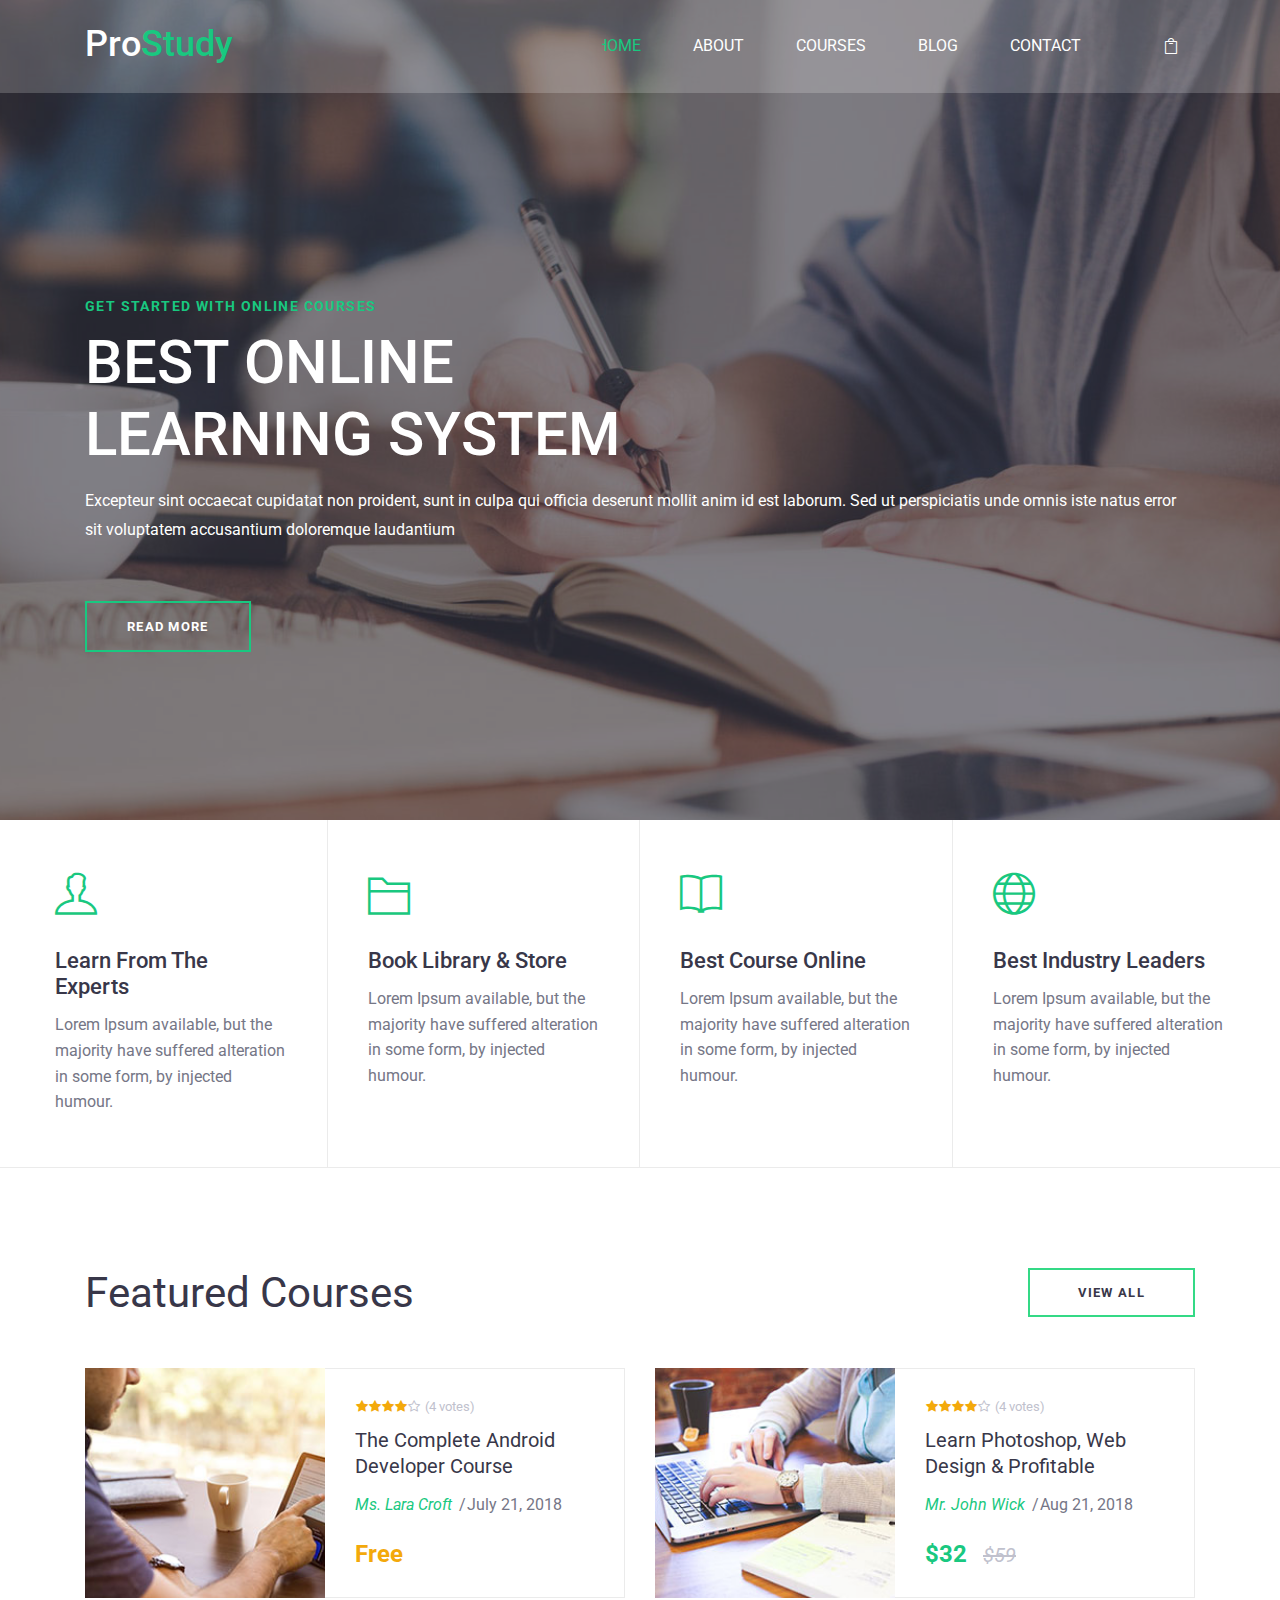
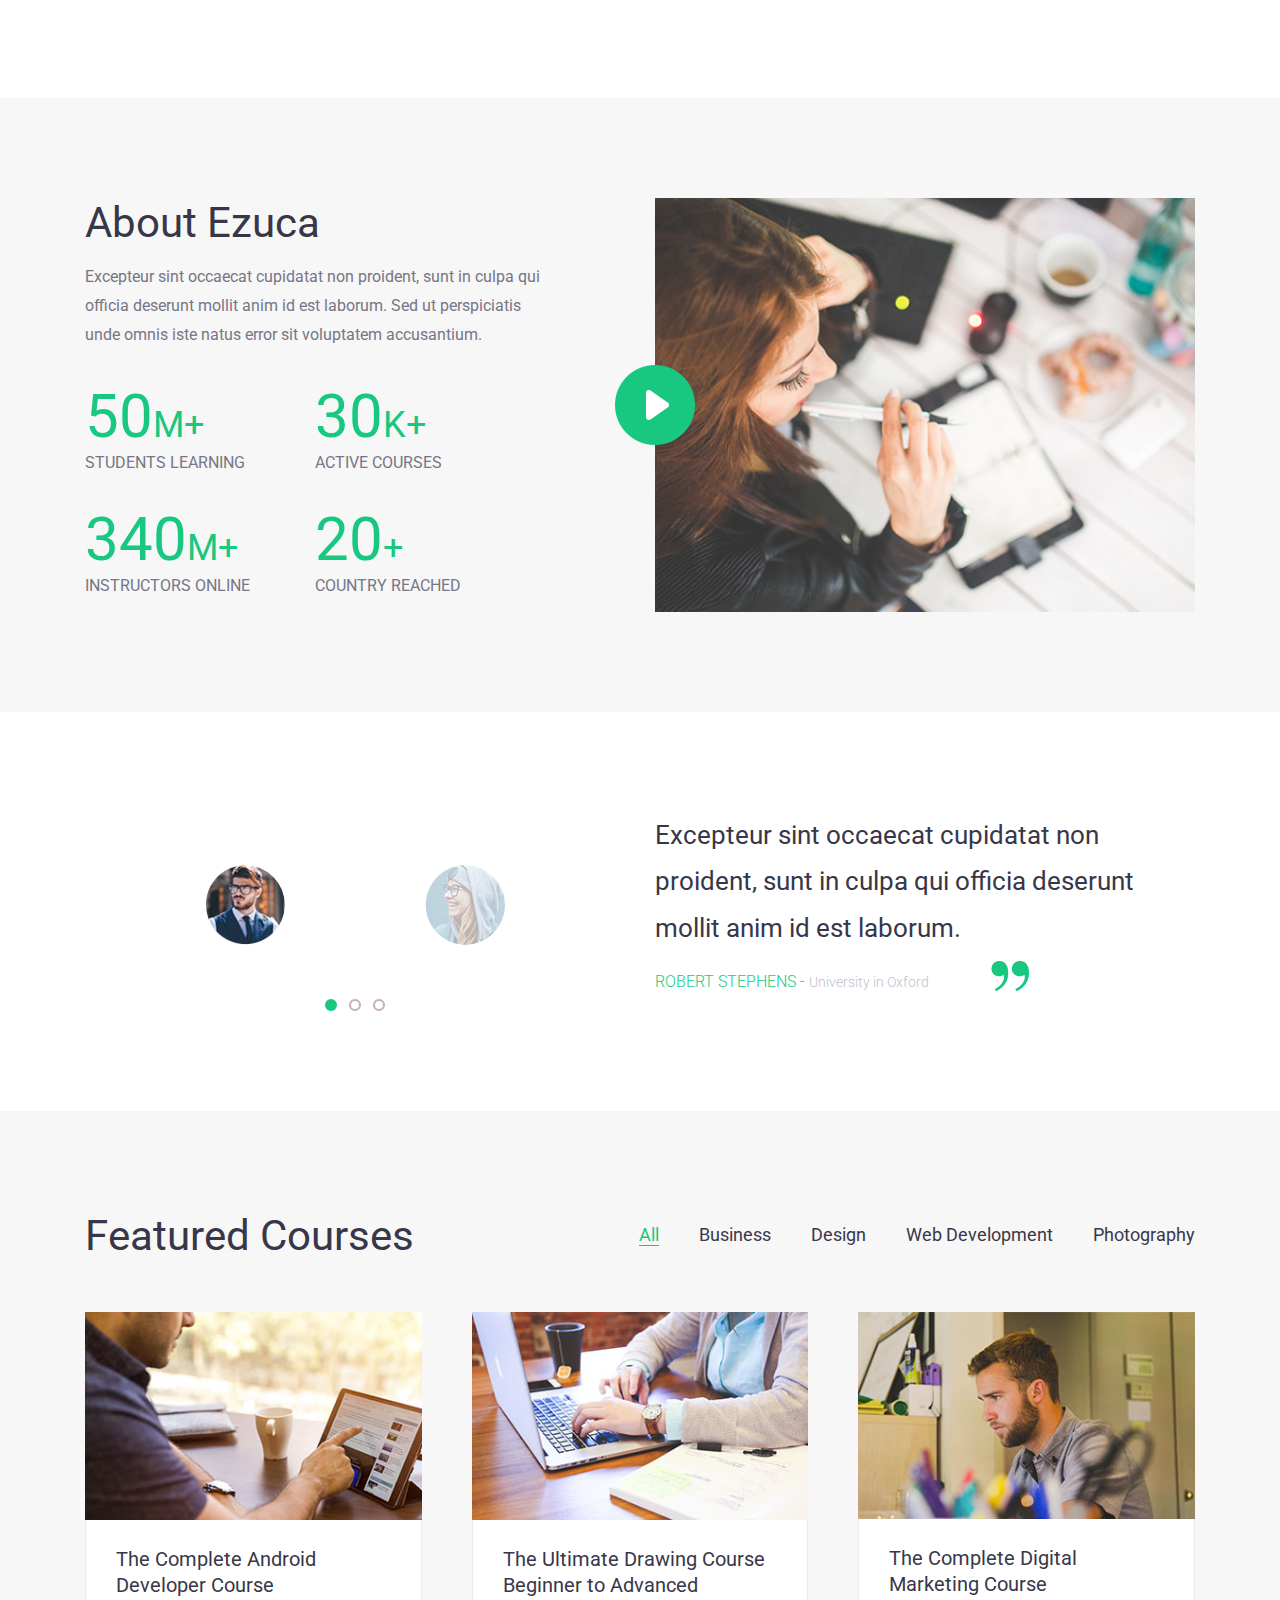
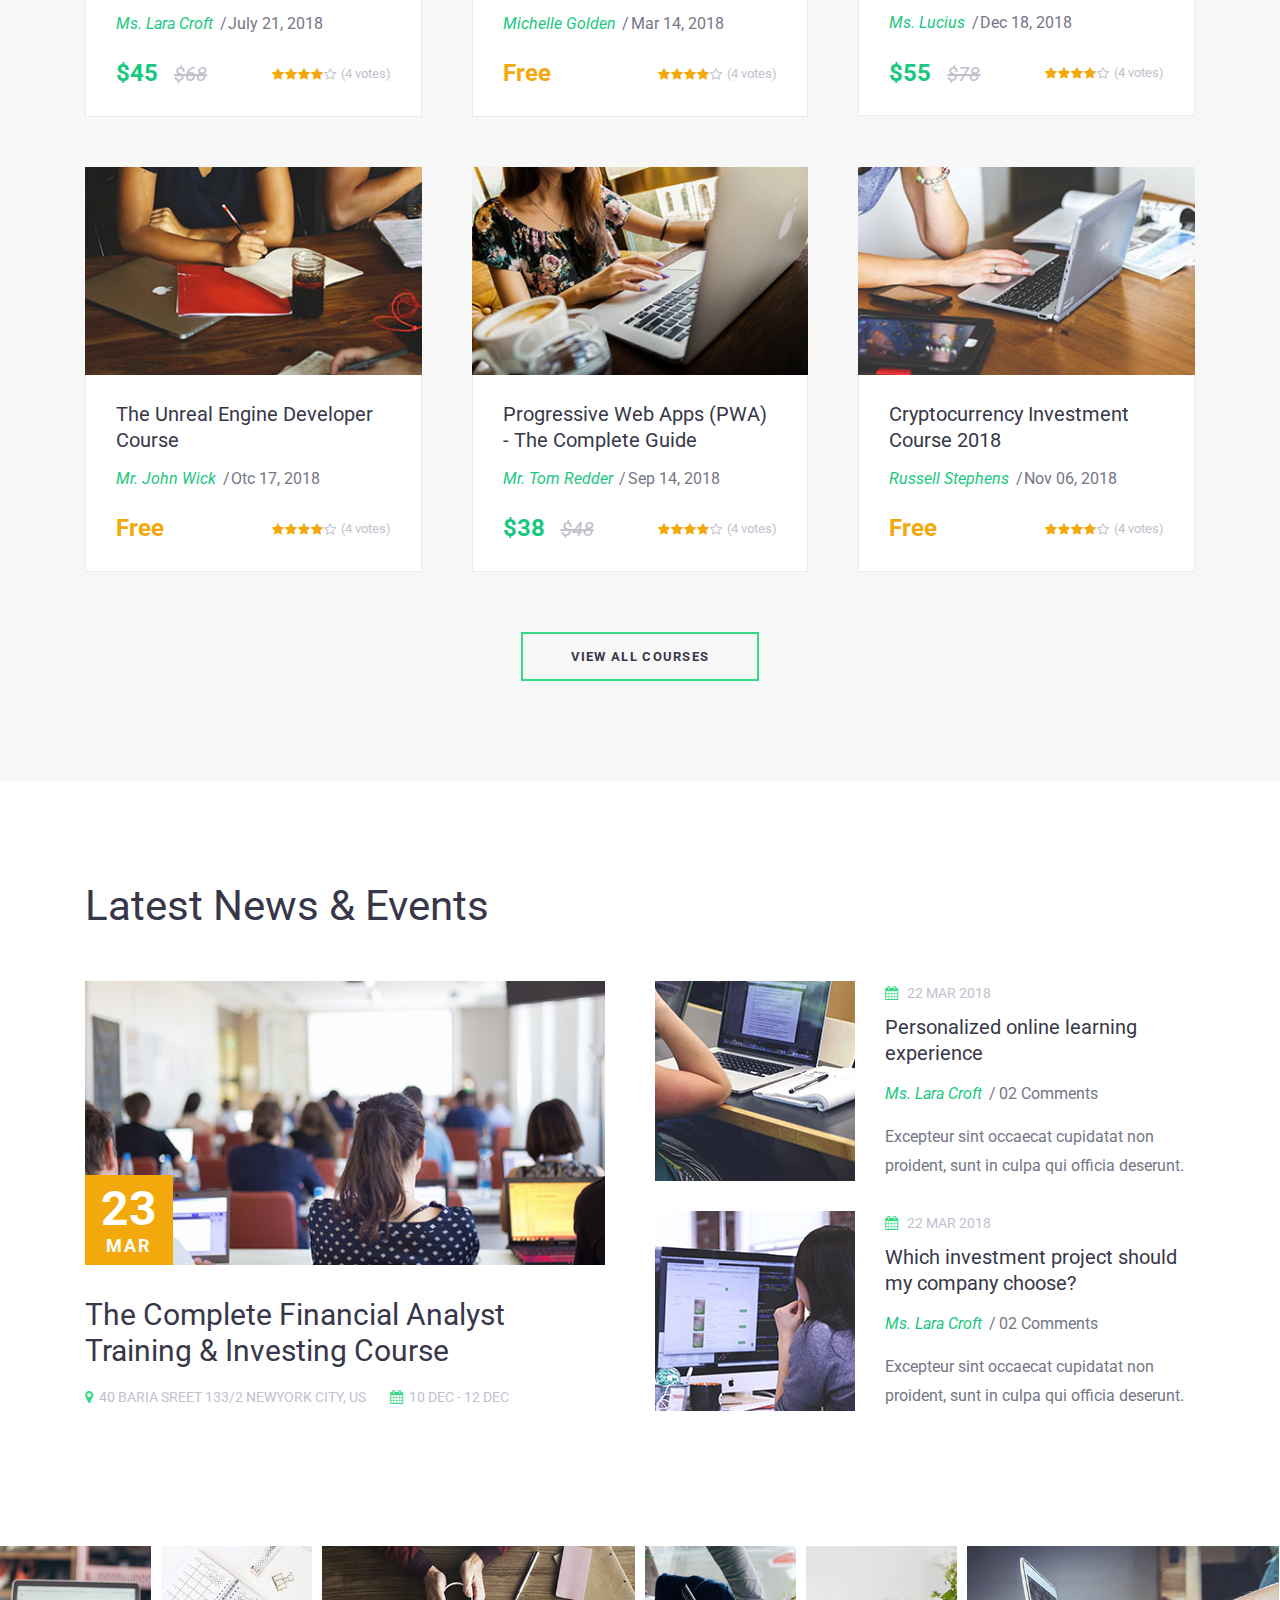
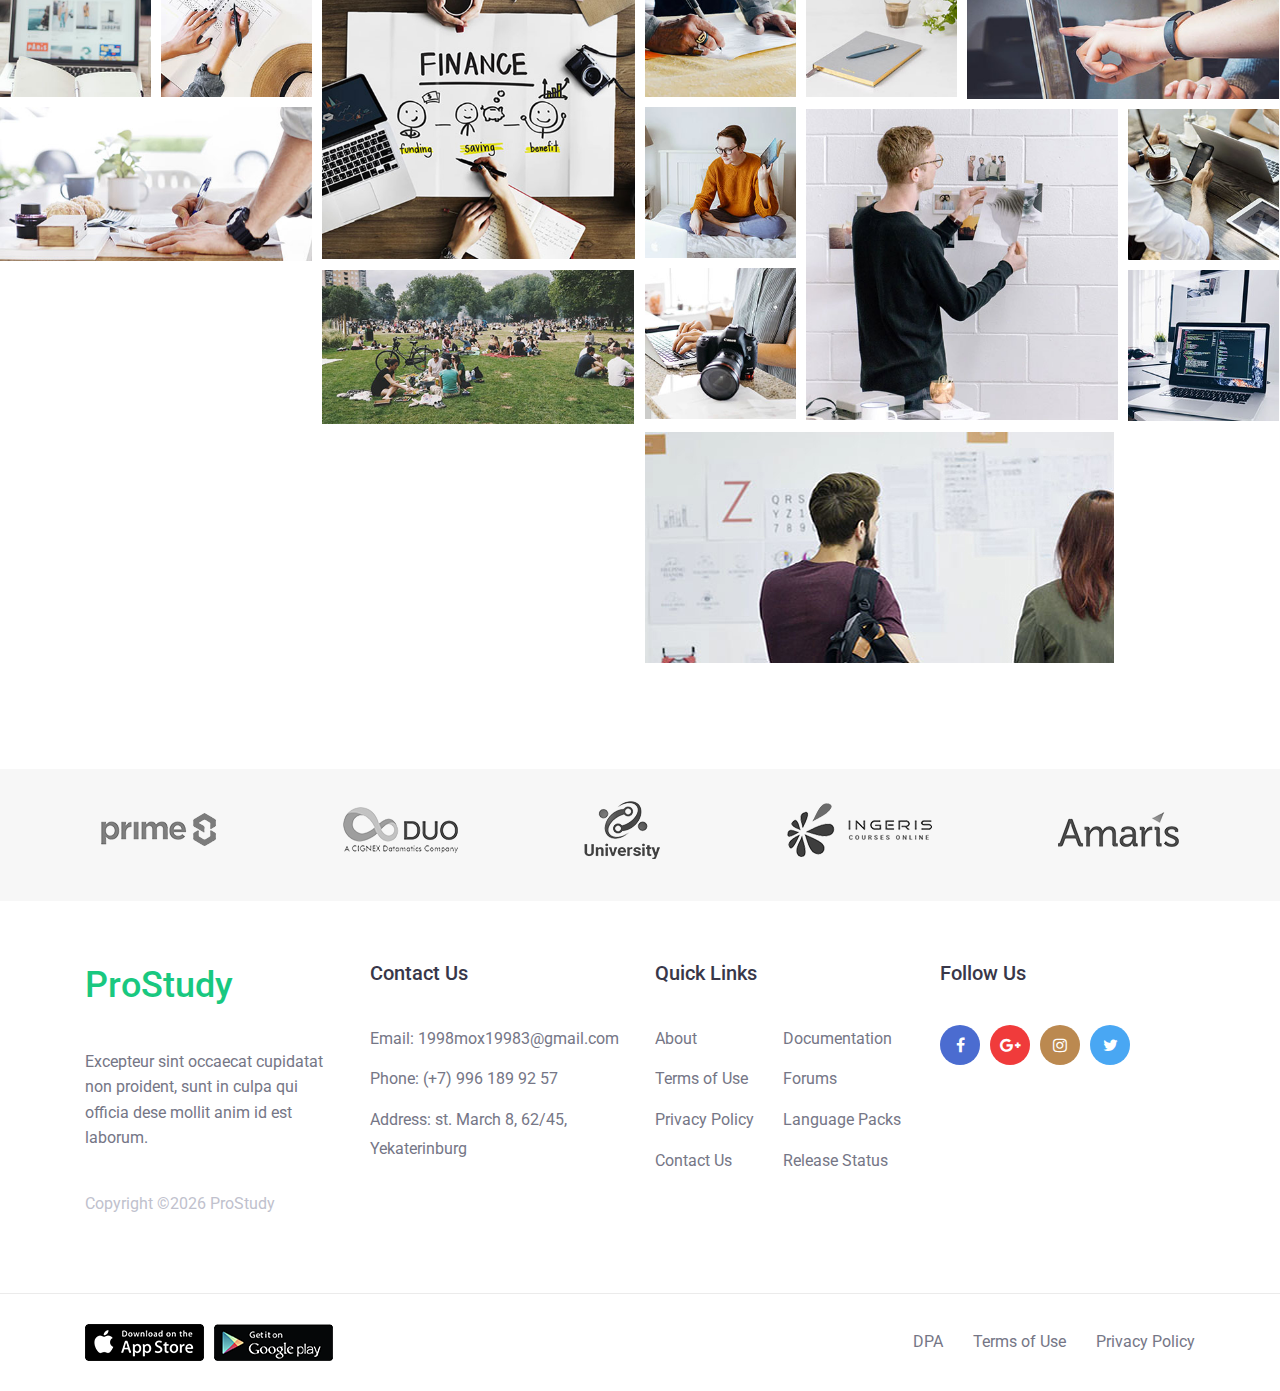
<file: src/main/webapp/WEB-INF/views/index.html>
<!DOCTYPE html>
<html lang="en">
<head>
    <title>Main</title>

    <!-- Required meta tags -->
    <meta charset="utf-8">
    <meta name="viewport" content="width=device-width, initial-scale=1, shrink-to-fit=no">

    <!-- Bootstrap CSS -->
    <link rel="stylesheet" href="../../resources/css/bootstrap.min.css">

    <!-- FontAwesome CSS -->
    <link rel="stylesheet" href="../../resources/css/font-awesome.min.css">

    <!-- ElegantFonts CSS -->
    <link rel="stylesheet" href="../../resources/css/elegant-fonts.css">

    <!-- themify-icons CSS -->
    <link rel="stylesheet" href="../../resources/css/themify-icons.css">

    <!-- Swiper CSS -->
    <link rel="stylesheet" href="../../resources/css/swiper.min.css">

    <!-- Styles -->
    <link rel="stylesheet" href="../../resources/style.css">
</head>
<body>
    <div class="hero-content">
        <header class="site-header">
            <header class="site-header">
                <!--                <div class="top-header-bar">-->
                <!--                    <div class="container-fluid">-->
                <!--                        <div class="row">-->
                <!--                            <div class="col-12 col-lg-6 d-none d-md-flex flex-wrap justify-content-center justify-content-lg-start mb-3 mb-lg-0">-->
                <!--                                <div class="header-bar-email d-flex align-items-center">-->
                <!--                                    <i class="fa fa-envelope"></i><a href="#">tuanna.design@gmail.com</a>-->
                <!--                                </div>&lt;!&ndash; .header-bar-email &ndash;&gt;-->

                <!--                                <div class="header-bar-text lg-flex align-items-center">-->
                <!--                                    <p><i class="fa fa-phone"></i>001-1234-88888 </p>-->
                <!--                                </div>&lt;!&ndash; .header-bar-text &ndash;&gt;-->
                <!--                            </div>&lt;!&ndash; .col &ndash;&gt;-->

                <!--                            <div class="col-12 col-lg-6 d-flex flex-wrap justify-content-center justify-content-lg-end align-items-center">-->
                <!--                                <div class="header-bar-search">-->
                <!--                                    <form class="flex align-items-stretch">-->
                <!--                                        <label>-->
                <!--                                            <input type="search" placeholder="What would you like to learn?">-->
                <!--                                        </label>-->
                <!--                                        <button type="submit" value="" class="flex justify-content-center align-items-center"><i class="fa fa-search"></i></button>-->
                <!--                                    </form>-->
                <!--                                </div>&lt;!&ndash; .header-bar-search &ndash;&gt;-->

                <!--                                <div class="header-bar-menu">-->
                <!--                                    <ul class="flex justify-content-center align-items-center py-2 pt-md-0">-->
                <!--                                        <li><a href="#">Register</a></li>-->
                <!--                                        <li><a href="#">Login</a></li>-->
                <!--                                    </ul>-->
                <!--                                </div>&lt;!&ndash; .header-bar-menu &ndash;&gt;-->
                <!--                            </div>&lt;!&ndash; .col &ndash;&gt;-->
                <!--                        </div>&lt;!&ndash; .row &ndash;&gt;-->
                <!--                    </div>&lt;!&ndash; .container-fluid &ndash;&gt;-->
                <!--                </div>&lt;!&ndash; .top-header-bar &ndash;&gt;-->

                <div class="nav-bar">
                    <div class="container">
                        <div class="row">
                            <div class="col-9 col-lg-3">
                                <div class="site-branding">
                                    <h1 class="site-title"><a href="/" rel="home">Pro<span>Study</span></a></h1>
                                </div><!-- .site-branding -->
                            </div><!-- .col -->

                            <div class="col-3 col-lg-9 flex justify-content-end align-content-center">
                                <nav class="site-navigation flex justify-content-end align-items-center">
                                    <ul class="flex flex-column flex-lg-row justify-content-lg-end align-content-center">
                                        <li class="current-menu-item"><a href="/">Home</a></li>
                                        <li><a href="/about">About</a></li>
                                        <li><a href="/courses/courses">Courses</a></li>
                                        <li><a href="/blog">Blog</a></li>
                                        <li><a href="/contact">Contact</a></li>
                                    </ul>

                                    <div class="hamburger-menu d-lg-none">
                                        <span></span>
                                        <span></span>
                                        <span></span>
                                        <span></span>
                                    </div><!-- .hamburger-menu -->

                                    <div class="header-bar-cart">
                                        <a href="#" class="flex justify-content-center align-items-center"><span aria-hidden="true" class="icon_bag_alt"></span></a>
                                    </div><!-- .header-bar-search -->
                                </nav><!-- .site-navigation -->
                            </div><!-- .col -->
                        </div><!-- .row -->
                    </div><!-- .container -->
                </div><!-- .nav-bar -->
            </header><!-- .site-header -->
        </header><!-- .site-header -->

        <div class="hero-content-overlay">
            <div class="container">
                <div class="row">
                    <div class="col-12">
                        <div class="hero-content-wrap flex flex-column justify-content-center align-items-start">
                            <header class="entry-header">
                                <h4>Get started with online courses</h4>
                                <h1>best online<br/>Learning system</h1>
                            </header><!-- .entry-header -->

                            <div class="entry-content">
                                <p>Excepteur sint occaecat cupidatat non proident, sunt in culpa qui officia deserunt mollit anim id est laborum. Sed ut perspiciatis unde omnis iste natus error sit voluptatem accusantium doloremque laudantium</p>
                            </div><!-- .entry-content -->

                            <footer class="entry-footer read-more">
                                <a href="/about">read more</a>
                            </footer><!-- .entry-footer -->
                        </div><!-- .hero-content-wrap -->
                    </div><!-- .col -->
                </div><!-- .row -->
            </div><!-- .container -->
        </div><!-- .hero-content-hero-content-overlay -->
    </div><!-- .hero-content -->

    <div class="icon-boxes">
        <div class="container-fluid">
            <div class="flex flex-wrap align-items-stretch">
                <div class="icon-box">
                    <div class="icon">
                        <span class="ti-user"></span>
                    </div><!-- .icon -->

                    <header class="entry-header">
                        <h2 class="entry-title">Learn From The Experts</h2>
                    </header><!-- .entry-header -->

                    <div class="entry-content">
                        <p>Lorem Ipsum available, but the majority have suffered alteration in some form, by injected humour.</p>
                    </div><!-- .entry-content -->

                    <footer class="entry-footer read-more">
<!--                        <a href="/about">read more<i class="fa fa-long-arrow-right"></i></a>-->
                    </footer><!-- .entry-footer -->
                </div><!-- .icon-box -->

                <div class="icon-box">
                    <div class="icon">
                        <span class="ti-folder"></span>
                    </div><!-- .icon -->

                    <header class="entry-header">
                        <h2 class="entry-title">Book Library & Store</h2>
                    </header><!-- .entry-header -->

                    <div class="entry-content">
                        <p>Lorem Ipsum available, but the majority have suffered alteration in some form, by injected humour.</p>
                    </div><!-- .entry-content -->

                    <footer class="entry-footer read-more">
<!--                        <a href="#">read more<i class="fa fa-long-arrow-right"></i></a>-->
                    </footer><!-- .entry-footer -->
                </div><!-- .icon-box -->

                <div class="icon-box">
                    <div class="icon">
                        <span class="ti-book"></span>
                    </div><!-- .icon -->

                    <header class="entry-header">
                        <h2 class="entry-title">Best Course Online</h2>
                    </header><!-- .entry-header -->

                    <div class="entry-content">
                        <p>Lorem Ipsum available, but the majority have suffered alteration in some form, by injected humour.</p>
                    </div><!-- .entry-content -->

                    <footer class="entry-footer read-more">
<!--                        <a href="#">read more<i class="fa fa-long-arrow-right"></i></a>-->
                    </footer><!-- .entry-footer -->
                </div><!-- .icon-box -->

                <div class="icon-box">
                    <div class="icon">
                        <span class="ti-world"></span>
                    </div><!-- .icon -->

                    <header class="entry-header">
                        <h2 class="entry-title">Best Industry Leaders</h2>
                    </header><!-- .entry-header -->

                    <div class="entry-content">
                        <p>Lorem Ipsum available, but the majority have suffered alteration in some form, by injected humour.</p>
                    </div><!-- .entry-content -->

                    <footer class="entry-footer read-more">
<!--                        <a href="#">read more<i class="fa fa-long-arrow-right"></i></a>-->
                    </footer><!-- .entry-footer -->
                </div><!-- .icon-box -->
            </div><!-- .row -->
        </div><!-- .container-fluid -->
    </div><!-- .icon-boxes -->

    <section class="featured-courses horizontal-column courses-wrap">
        <div class="container">
            <div class="row">
                <div class="col-12">
                    <header class="heading flex justify-content-between align-items-center">
                        <h2 class="entry-title">Featured Courses</h2>

                        <a class="btn mt-4 mt-sm-0" href="#">view all</a>
                    </header><!-- .heading -->
                </div><!-- .col -->

                <div class="col-12 col-lg-6">
                    <div class="course-content flex flex-wrap justify-content-between align-content-lg-stretch">
                        <figure class="course-thumbnail">
                            <a href="#"><img src="../../resources/images/1.jpg" alt=""></a>
                        </figure><!-- .course-thumbnail -->

                        <div class="course-content-wrap">
                            <header class="entry-header">
                                <div class="course-ratings flex align-items-center">
                                    <span class="fa fa-star checked"></span>
                                    <span class="fa fa-star checked"></span>
                                    <span class="fa fa-star checked"></span>
                                    <span class="fa fa-star checked"></span>
                                    <span class="fa fa-star-o"></span>

                                    <span class="course-ratings-count">(4 votes)</span>
                                </div><!-- .course-ratings -->

                                <h2 class="entry-title"><a href="#">The Complete Android Developer Course</a></h2>

                                <div class="entry-meta flex flex-wrap align-items-center">
                                    <div class="course-author"><a href="#">Ms. Lara Croft </a></div>

                                    <div class="course-date">July 21, 2018</div>
                                </div><!-- .course-date -->
                            </header><!-- .entry-header -->

                            <footer class="entry-footer flex justify-content-between align-items-center">
                                <div class="course-cost">
                                    <span class="free-cost">Free</span>
                                </div><!-- .course-cost -->
                            </footer><!-- .entry-footer -->
                        </div><!-- .course-content-wrap -->
                    </div><!-- .course-content -->
                </div><!-- .col -->

                <div class="col-12 col-lg-6">
                    <div class="course-content flex flex-wrap justify-content-between align-content-lg-stretch">
                        <figure class="course-thumbnail">
                            <a href="#"><img src="../../resources/images/2.jpg" alt=""></a>
                        </figure><!-- .course-thumbnail -->

                        <div class="course-content-wrap">
                            <header class="entry-header">
                                <div class="course-ratings flex align-items-center">
                                    <span class="fa fa-star checked"></span>
                                    <span class="fa fa-star checked"></span>
                                    <span class="fa fa-star checked"></span>
                                    <span class="fa fa-star checked"></span>
                                    <span class="fa fa-star-o"></span>

                                    <span class="course-ratings-count">(4 votes)</span>
                                </div><!-- .course-ratings -->

                                <h2 class="entry-title"><a href="#">Learn Photoshop, Web Design & Profitable</a></h2>

                                <div class="entry-meta flex flex-wrap align-items-center">
                                    <div class="course-author"><a href="#">Mr. John Wick</a></div>

                                    <div class="course-date">Aug 21, 2018</div>
                                </div><!-- .course-date -->
                            </header><!-- .entry-header -->

                            <footer class="entry-footer flex justify-content-between align-items-center">
                                <div class="course-cost">
                                    $32 <span class="price-drop">$59</span>
                                </div><!-- .course-cost -->
                            </footer><!-- .entry-footer -->
                        </div><!-- .course-content-wrap -->
                    </div><!-- .course-content -->
                </div><!-- .col -->
            </div><!-- .row -->
        </div><!-- .container -->
    </section><!-- .courses-wrap -->

    <section class="about-section">
        <div class="container">
            <div class="row">
                <div class="col-12 col-lg-6 align-content-lg-stretch">
                    <header class="heading">
                        <h2 class="entry-title">About Ezuca</h2>

                        <p>Excepteur sint occaecat cupidatat non proident, sunt in culpa qui officia deserunt mollit anim id est laborum. Sed ut perspiciatis unde omnis iste natus error sit voluptatem accusantium.</p>
                    </header><!-- .heading -->

                    <div class="entry-content ezuca-stats">
                        <div class="stats-wrap flex flex-wrap justify-content-lg-between">
                            <div class="stats-count">
                                50<span>M+</span>
                                <p>STUDENTS LEARNING</p>
                            </div><!-- .stats-count -->

                            <div class="stats-count">
                                30<span>K+</span>
                                <p>ACTIVE COURSES</p>
                            </div><!-- .stats-count -->

                            <div class="stats-count">
                                340<span>M+</span>
                                <p>INSTRUCTORS ONLINE</p>
                            </div><!-- .stats-count -->

                            <div class="stats-count">
                                20<span>+</span>
                                <p>Country Reached</p>
                            </div><!-- .stats-count -->
                        </div><!-- .stats-wrap -->
                    </div><!-- .ezuca-stats -->
                </div><!-- .col -->

                <div class="col-12 col-lg-6 flex align-content-center mt-5 mt-lg-0">
                    <div class="ezuca-video position-relative">
                        <div class="video-play-btn position-absolute">
                            <img src="../../resources/images/video-icon.png" alt="Video Play">
                        </div><!-- .video-play-btn -->

                        <img src="../../resources/images/video-screenshot.png" alt="">
                    </div><!-- .ezuca-video -->
                </div><!-- .col -->
            </div><!-- .row -->
        </div><!-- .container -->
    </section><!-- .about-section -->

    <section class="testimonial-section">
        <!-- Swiper -->
        <div class="swiper-container testimonial-slider">
            <div class="swiper-wrapper">
                <div class="swiper-slide">
                    <div class="container">
                        <div class="row">
                            <div class="col-12 col-lg-6 order-2 order-lg-1 flex align-items-center mt-5 mt-lg-0">
                                <figure class="user-avatar">
                                    <img src="../../resources/images/user-1.jpg" alt="">
                                </figure><!-- .user-avatar -->
                            </div><!-- .col -->

                            <div class="col-12 col-lg-6 order-1 order-lg-2 content-wrap h-100">
                                <div class="entry-content">
                                    <p>Together as teachers, students and universities we can help make this education available for everyone.</p>
                                </div><!-- .entry-content -->

                                <div class="entry-footer">
                                    <h3 class="testimonial-user">Russell Stephens - <span>University in UK</span></h3>
                                </div><!-- .entry-footer -->
                            </div><!-- .col -->
                        </div><!-- .row -->
                    </div><!-- .container -->
                </div><!-- .swiper-slide -->

                <div class="swiper-slide">
                    <div class="container">
                        <div class="row">
                            <div class="col-12 col-lg-6 order-2 order-lg-1 flex align-items-center mt-5 mt-lg-0">
<!--                                <figure class=../../resources/images/user-2.jpg" alt="">-->
<!--                                </figure>&lt;!&ndash; .user-avatar &ndash;&gt;-->
                            </div><!-- .col -->

                            <div class="col-12 col-lg-6 order-1 order-lg-2 content-wrap h-100">
                                <div class="entry-content">
                                    <p>Excepteur sint occaecat cupidatat non proident, sunt in culpa qui officia deserunt mollit anim id est laborum.</p>
                                </div><!-- .entry-content -->

                                <div class="entry-footer">
                                    <h3 class="testimonial-user">Robert Stephens - <span>University in Oxford</span></h3>
                                </div><!-- .entry-footer -->
                            </div><!-- .col -->
                        </div><!-- .row -->
                    </div><!-- .container -->
                </div><!-- .swiper-slide -->

                <div class="swiper-slide">
                    <div class="container">
                        <div class="row">
                            <div class="col-12 col-lg-6 flex order-2 order-lg-1 align-items-center mt-5 mt-lg-0">
                                <figure class="user-avatar">
                                    <img src="../../resources/images/user-3.jpg" alt="">
                                </figure><!-- .user-avatar -->
                            </div><!-- .col -->

                            <div class="col-12 col-lg-6 order-1 order-lg-2 content-wrap h-100">
                                <div class="entry-content">
                                    <p>Lorem Ipsum available, but the majority have suffered alteration in some form, by injected humour.</p>
                                </div><!-- .entry-content -->

                                <div class="entry-footer">
                                    <h3 class="testimonial-user">James Stephens - <span>University in Cambridge</span></h3>
                                </div><!-- .entry-footer -->
                            </div><!-- .col -->
                        </div><!-- .row -->
                    </div><!-- .container -->
                </div><!-- .swiper-slide -->
            </div><!-- .swiper-wrapper -->

            <div class="container">
                <div class="row">
                    <div class="col-12 col-lg-6 mt-5 mt-lg-0">
                        <div class="swiper-pagination position-relative flex justify-content-center align-items-center"></div>
                    </div><!-- .col -->
                </div><!-- .row -->
            </div><!-- .container -->
        </div><!-- .testimonial-slider -->
    </section><!-- .testimonial-section -->

    <section class="featured-courses vertical-column courses-wrap">
        <div class="container">
            <div class="row mx-m-25">
                <div class="col-12 px-25">
                    <header class="heading flex flex-wrap justify-content-between align-items-center">
                        <h2 class="entry-title">Featured Courses</h2>

                        <nav class="courses-menu mt-3 mt-lg-0">
                            <ul class="flex flex-wrap justify-content-md-end align-items-center">
                                <li class="active"><a href="#">All</a></li>
                                <li><a href="#">Business</a></li>
                                <li><a href="#">Design</a></li>
                                <li><a href="#">Web Development</a></li>
                                <li><a href="#">Photography</a></li>
                            </ul>
                        </nav><!-- .courses-menu -->
                    </header><!-- .heading -->
                </div><!-- .col -->

                <div class="col-12 col-md-6 col-lg-4 px-25">
                    <div class="course-content">
                        <figure class="course-thumbnail">
                            <a href="#"><img src="../../resources/images/1.jpg" alt=""></a>
                        </figure><!-- .course-thumbnail -->

                        <div class="course-content-wrap">
                            <header class="entry-header">
                                <h2 class="entry-title"><a href="#">The Complete Android Developer Course</a></h2>

                                <div class="entry-meta flex align-items-center">
                                    <div class="course-author"><a href="#">Ms. Lara Croft </a></div>

                                    <div class="course-date">July 21, 2018</div>
                                </div><!-- .course-date -->
                            </header><!-- .entry-header -->

                            <footer class="entry-footer flex justify-content-between align-items-center">
                                <div class="course-cost">
                                    $45 <span class="price-drop">$68</span>
                                </div><!-- .course-cost -->

                                <div class="course-ratings flex justify-content-end align-items-center">
                                    <span class="fa fa-star checked"></span>
                                    <span class="fa fa-star checked"></span>
                                    <span class="fa fa-star checked"></span>
                                    <span class="fa fa-star checked"></span>
                                    <span class="fa fa-star-o"></span>

                                    <span class="course-ratings-count">(4 votes)</span>
                                </div><!-- .course-ratings -->
                            </footer><!-- .entry-footer -->
                        </div><!-- .course-content-wrap -->
                    </div><!-- .course-content -->
                </div><!-- .col -->

                <div class="col-12 col-md-6 col-lg-4 px-25">
                    <div class="course-content">
                        <figure class="course-thumbnail">
                            <a href="#"><img src="../../resources/images/2.jpg" alt=""></a>
                        </figure><!-- .course-thumbnail -->

                        <div class="course-content-wrap">
                            <header class="entry-header">
                                <h2 class="entry-title"><a href="#">The Ultimate Drawing Course Beginner to Advanced</a></h2>

                                <div class="entry-meta flex align-items-center">
                                    <div class="course-author"><a href="#">Michelle Golden</a></div>

                                    <div class="course-date">Mar 14, 2018</div>
                                </div><!-- .course-date -->
                            </header><!-- .entry-header -->

                            <footer class="entry-footer flex justify-content-between align-items-center">
                                <div class="course-cost">
                                    <span class="free-cost">Free</span>
                                </div><!-- .price-drop -->

                                <div class="course-ratings flex justify-content-end align-items-center">
                                    <span class="fa fa-star checked"></span>
                                    <span class="fa fa-star checked"></span>
                                    <span class="fa fa-star checked"></span>
                                    <span class="fa fa-star checked"></span>
                                    <span class="fa fa-star-o"></span>

                                    <span class="course-ratings-count">(4 votes)</span>
                                </div><!-- .course-ratings -->
                            </footer><!-- .entry-footer -->
                        </div><!-- .course-content-wrap -->
                    </div><!-- .course-content -->
                </div><!-- .col -->

                <div class="col-12 col-md-6 col-lg-4 px-25">
                    <div class="course-content">
                        <figure class="course-thumbnail">
                            <a href="#"><img src="../../resources/images/3.jpg" alt=""></a>
                        </figure><!-- .course-thumbnail -->

                        <div class="course-content-wrap">
                            <header class="entry-header">
                                <h2 class="entry-title"><a href="#">The Complete Digital Marketing Course</a></h2>

                                <div class="entry-meta flex align-items-center">
                                    <div class="course-author"><a href="#">Ms. Lucius</a></div>

                                    <div class="course-date">Dec 18, 2018</div>
                                </div><!-- .course-date -->
                            </header><!-- .entry-header -->

                            <footer class="entry-footer flex justify-content-between align-items-center">
                                <div class="course-cost">
                                    $55 <span class="price-drop">$78</span>
                                </div><!-- .course-cost -->

                                <div class="course-ratings flex justify-content-end align-items-center">
                                    <span class="fa fa-star checked"></span>
                                    <span class="fa fa-star checked"></span>
                                    <span class="fa fa-star checked"></span>
                                    <span class="fa fa-star checked"></span>
                                    <span class="fa fa-star-o"></span>

                                    <span class="course-ratings-count">(4 votes)</span>
                                </div><!-- .course-ratings -->
                            </footer><!-- .entry-footer -->
                        </div><!-- .course-content-wrap -->
                    </div><!-- .course-content -->
                </div><!-- .col -->

                <div class="col-12 col-md-6 col-lg-4 px-25">
                    <div class="course-content">
                        <figure class="course-thumbnail">
                            <a href="#"><img src="../../resources/images/4.jpg" alt=""></a>
                        </figure><!-- .course-thumbnail -->

                        <div class="course-content-wrap">
                            <header class="entry-header">
                                <h2 class="entry-title"><a href="#">The Unreal Engine Developer Course</a></h2>

                                <div class="entry-meta flex align-items-center">
                                    <div class="course-author"><a href="#">Mr. John Wick</a></div>

                                    <div class="course-date">Otc 17, 2018</div>
                                </div><!-- .course-date -->
                            </header><!-- .entry-header -->

                            <footer class="entry-footer flex justify-content-between align-items-center">
                                <div class="course-cost">
                                    <span class="free-cost">Free</span>
                                </div><!-- .course-cost -->

                                <div class="course-ratings flex justify-content-end align-items-center">
                                    <span class="fa fa-star checked"></span>
                                    <span class="fa fa-star checked"></span>
                                    <span class="fa fa-star checked"></span>
                                    <span class="fa fa-star checked"></span>
                                    <span class="fa fa-star-o"></span>

                                    <span class="course-ratings-count">(4 votes)</span>
                                </div><!-- .course-ratings -->
                            </footer><!-- .entry-footer -->
                        </div><!-- .course-content-wrap -->
                    </div><!-- .course-content -->
                </div><!-- .col -->

                <div class="col-12 col-md-6 col-lg-4 px-25">
                    <div class="course-content">
                        <figure class="course-thumbnail">
                            <a href="#"><img src="../../resources/images/5.jpg" alt=""></a>
                        </figure><!-- .course-thumbnail -->

                        <div class="course-content-wrap">
                            <header class="entry-header">
                                <h2 class="entry-title"><a href="#">Progressive Web Apps (PWA) - The Complete Guide</a></h2>

                                <div class="entry-meta flex align-items-center">
                                    <div class="course-author"><a href="#">Mr. Tom Redder</a></div>

                                    <div class="course-date">Sep 14, 2018</div>
                                </div><!-- .course-date -->
                            </header><!-- .entry-header -->

                            <footer class="entry-footer flex justify-content-between align-items-center">
                                <div class="course-cost">
                                    $38 <span class="price-drop">$48</span>
                                </div><!-- .course-cost -->

                                <div class="course-ratings flex justify-content-end align-items-center">
                                    <span class="fa fa-star checked"></span>
                                    <span class="fa fa-star checked"></span>
                                    <span class="fa fa-star checked"></span>
                                    <span class="fa fa-star checked"></span>
                                    <span class="fa fa-star-o"></span>

                                    <span class="course-ratings-count">(4 votes)</span>
                                </div><!-- .course-ratings -->
                            </footer><!-- .entry-footer -->
                        </div><!-- .course-content-wrap -->
                    </div><!-- .course-content -->
                </div><!-- .col -->

                <div class="col-12 col-md-6 col-lg-4 px-25">
                    <div class="course-content">
                        <figure class="course-thumbnail">
                            <a href="#"><img src="../../resources/images/6.jpg" alt=""></a>
                        </figure><!-- .course-thumbnail -->

                        <div class="course-content-wrap">
                            <header class="entry-header">
                                <h2 class="entry-title"><a href="#">Cryptocurrency Investment Course 2018</a></h2>

                                <div class="entry-meta flex align-items-center">
                                    <div class="course-author"><a href="#">Russell Stephens</a></div>

                                    <div class="course-date">Nov 06, 2018</div>
                                </div><!-- .course-date -->
                            </header><!-- .entry-header -->

                            <footer class="entry-footer flex justify-content-between align-items-center">
                                <div class="course-cost">
                                    <span class="free-cost">Free</span>
                                </div><!-- .course-cost -->

                                <div class="course-ratings flex justify-content-end align-items-center">
                                    <span class="fa fa-star checked"></span>
                                    <span class="fa fa-star checked"></span>
                                    <span class="fa fa-star checked"></span>
                                    <span class="fa fa-star checked"></span>
                                    <span class="fa fa-star-o"></span>

                                    <span class="course-ratings-count">(4 votes)</span>
                                </div><!-- .course-ratings -->
                            </footer><!-- .entry-footer -->
                        </div><!-- .course-content-wrap -->
                    </div><!-- .course-content -->
                </div><!-- .col -->

                <div class="col-12 px-25 flex justify-content-center">
                    <a class="btn" href="#">view all courses</a>
                </div><!-- .col -->
            </div><!-- .row -->
        </div><!-- .container -->
    </section><!-- .courses-wrap -->

    <section class="latest-news-events">
        <div class="container">
            <div class="row">
                <div class="col-12">
                    <header class="heading flex justify-content-between align-items-center">
                        <h2 class="entry-title">Latest News & Events</h2>
                    </header><!-- .heading -->
                </div><!-- .col -->

                <div class="col-12 col-lg-6">
                    <div class="featured-event-content">
                        <figure class="event-thumbnail position-relative m-0">
                            <a href="#"><img src="../../resources/images/event-1.jpg" alt=""></a>

                            <div class="posted-date position-absolute">
                                <div class="day">23</div>
                                <div class="month">mar</div>
                            </div><!-- .posted-date -->
                        </figure><!-- .event-thumbnail -->

                        <header class="entry-header flex flex-wrap align-items-center">
                            <h2 class="entry-title"><a href="#">The Complete Financial Analyst Training & Investing Course</a></h2>

                            <div class="event-location"><i class="fa fa-map-marker"></i>40 Baria Sreet 133/2 NewYork City, US</div>

                            <div class="event-duration"><i class="fa fa-calendar"></i>10 Dec - 12 dec</div>
                        </header><!-- .entry-header -->
                    </div><!-- .featured-event-content -->
                </div><!-- .col -->

                <div class="col-12 col-lg-6 mt-5 mt-lg-0">
                    <div class="event-content flex flex-wrap justify-content-between align-content-stretch">
                        <figure class="event-thumbnail">
                            <a href="#"><img src="../../resources/images/event-2.jpg" alt=""></a>
                        </figure><!-- .course-thumbnail -->

                        <div class="event-content-wrap">
                            <header class="entry-header">
                                <div class="posted-date">
                                    <i class="fa fa-calendar"></i> 22 Mar 2018
                                </div><!-- .posted-date -->

                                <h2 class="entry-title"><a href="#">Personalized online learning experience</a></h2>

                                <div class="entry-meta flex flex-wrap align-items-center">
                                    <div class="post-author"><a href="#">Ms. Lara Croft </a></div>

                                    <div class="post-comments">02 Comments  </div>
                                </div><!-- .entry-meta -->
                            </header><!-- .entry-header -->

                            <div class="entry-content">
                                <p>Excepteur sint occaecat cupidatat non proident, sunt in culpa qui officia deserunt.</p>
                            </div><!-- .entry-content -->
                        </div><!-- .event-content-wrap -->
                    </div><!-- .event-content -->

                    <div class="event-content flex flex-wrap justify-content-between align-content-lg-stretch">
                        <figure class="event-thumbnail">
                            <a href="#"><img src="../../resources/images/event-3.jpg" alt=""></a>
                        </figure><!-- .course-thumbnail -->

                        <div class="event-content-wrap">
                            <header class="entry-header">
                                <div class="posted-date">
                                    <i class="fa fa-calendar"></i> 22 Mar 2018
                                </div><!-- .posted-date -->

                                <h2 class="entry-title"><a href="#">Which investment project should my company choose?</a></h2>

                                <div class="entry-meta flex flex-wrap align-items-center">
                                    <div class="post-author"><a href="#">Ms. Lara Croft </a></div>

                                    <div class="post-comments">02 Comments  </div>
                                </div><!-- .entry-meta -->
                            </header><!-- .entry-header -->

                            <div class="entry-content">
                                <p>Excepteur sint occaecat cupidatat non proident, sunt in culpa qui officia deserunt.</p>
                            </div><!-- .entry-content -->
                        </div><!-- .event-content-wrap -->
                    </div><!-- .event-content -->
                </div><!-- .col -->
            </div><!-- .row -->
        </div><!-- .container -->
    </section><!-- .latest-news-events -->

    <section class="home-gallery">
        <div class="gallery-wrap flex flex-wrap">
            <div class="gallery-grid gallery-grid1x1">
                <a href="#"><img src="../../resources/images/a.jpg" alt=""></a>
            </div><!-- .gallery-grid -->

            <div class="gallery-grid gallery-grid1x1">
                <a href="#"><img src="../../resources/images/b.jpg" alt=""></a>
            </div><!-- .gallery-grid -->

            <div class="gallery-grid gallery-grid2x2">
                <a href="#"><img src="../../resources/images/c.jpg" alt=""></a>
            </div><!-- .gallery-grid -->

            <div class="gallery-grid gallery-grid1x1">
                <a href="#"><img src="../../resources/images/d.jpg" alt=""></a>
            </div><!-- .gallery-grid -->

            <div class="gallery-grid gallery-grid1x1">
                <a href="#"><img src="../../resources/images/e.jpg" alt=""></a>
            </div><!-- .gallery-grid -->

            <div class="gallery-grid gallery-grid2x1">
                <a href="#"><img src="../../resources/images/g.jpg" alt=""></a>
            </div><!-- .gallery-grid -->

            <div class="gallery-grid gallery-grid2x1">
                <a href="#"><img src="../../resources/images/h.jpg" alt=""></a>
            </div><!-- .gallery-grid -->

            <div class="gallery-grid gallery-grid1x1">
                <a href="#"><img src="../../resources/images/i.jpg" alt=""></a>
            </div><!-- .gallery-grid -->

            <div class="gallery-grid gallery-grid2x2 ">
                <a href="#"><img src="../../resources/images/j.jpg" alt=""></a>
            </div><!-- .gallery-grid -->

            <div class="gallery-grid gallery-grid1x1">
                <a href="#"><img src="../../resources/images/k.jpg" alt=""></a>
            </div><!-- .gallery-grid -->

            <div class="gallery-grid gallery-grid1x1">
                <a href="#"><img src="../../resources/images/l.jpg" alt=""></a>
            </div><!-- .gallery-grid -->

            <div class="gallery-grid gallery-grid2x1">
                <a href="#"><img src="../../resources/images/m.jpg" alt=""></a>
            </div><!-- .gallery-grid -->

            <div class="gallery-grid gallery-grid3x1">
                <a href="#"><img src="../../resources/images/n.jpg" alt=""></a>
            </div><!-- .gallery-grid -->

            <div class="gallery-grid gallery-grid1x1">
                <a href="#"><img src="../../resources/images/o.jpg" alt=""></a>
            </div><!-- .gallery-grid -->
        </div><!-- .gallery-wrap -->
    </section><!-- .home-gallery -->

    <div class="clients-logo">
        <div class="container">
            <div class="row">
                <div class="col-12 flex flex-wrap justify-content-center justify-content-lg-between align-items-center">
                    <div class="logo-wrap">
                        <img src="../../resources/images/logo-1.png" alt="">
                    </div><!-- .logo-wrap -->

                    <div class="logo-wrap">
                        <img src="../../resources/images/logo-2.png" alt="">
                    </div><!-- .logo-wrap -->

                    <div class="logo-wrap">
                        <img src="../../resources/images/logo-3.png" alt="">
                    </div><!-- .logo-wrap -->

                    <div class="logo-wrap">
                        <img src="../../resources/images/logo-4.png" alt="">
                    </div><!-- .logo-wrap -->

                    <div class="logo-wrap">
                        <img src="../../resources/images/logo-5.png" alt="">
                    </div><!-- .logo-wrap -->
                </div><!-- .col -->
            </div><!-- .row -->
        </div><!-- .container -->
    </div><!-- .clients-logo -->

    <footer class="site-footer">
        <div class="footer-widgets">
            <div class="container">
                <div class="row">
                    <div class="col-12 col-md-6 col-lg-3">
                        <div class="foot-about">
                            <div class="site-branding">
                                <h1 class="site-title "><a href="/" rel="home"><span>ProStudy</span></a></h1>
                            </div><!-- .site-branding -->

                            <p>Excepteur sint occaecat cupidatat non proident, sunt in culpa qui officia dese mollit anim id est laborum. </p>

                            <p class="footer-copyright"><!-- Link back to Colorlib can't be removed. Template is licensed under CC BY 3.0. -->
Copyright &copy;<script>document.write(new Date().getFullYear());</script> ProStudy
<!-- Link back to Colorlib can't be removed. Template is licensed under CC BY 3.0. --></p>
                        </div><!-- .foot-about -->
                    </div><!-- .col -->

                    <div class="col-12 col-md-6 col-lg-3 mt-5 mt-md-0">
                        <div class="foot-contact">
                            <h2>Contact Us</h2>

                            <ul>
                                <li>Email: 1998mox19983@gmail.com</li>
                                <li>Phone: (+7) 996 189 92 57</li>
                                <li>Address: st. March 8, 62/45, Yekaterinburg</li>
                            </ul>
                        </div><!-- .foot-contact -->
                    </div><!-- .col -->

                    <div class="col-12 col-md-6 col-lg-3 mt-5 mt-lg-0">
                        <div class="quick-links flex flex-wrap">
                            <h2 class="w-100">Quick Links</h2>

                            <ul class="w-50">
                                <li><a href="#">About </a></li>
                                <li><a href="#">Terms of Use </a></li>
                                <li><a href="#">Privacy Policy </a></li>
                                <li><a href="#">Contact Us</a></li>
                            </ul>

                            <ul class="w-50">
                                <li><a href="#">Documentation</a></li>
                                <li><a href="#">Forums</a></li>
                                <li><a href="#">Language Packs</a></li>
                                <li><a href="#">Release Status</a></li>
                            </ul>
                        </div><!-- .quick-links -->
                    </div><!-- .col -->

                    <div class="col-12 col-md-6 col-lg-3 mt-5 mt-lg-0">
                        <div class="follow-us">
                            <h2>Follow Us</h2>

                            <ul class="follow-us flex flex-wrap align-items-center">
                                <li><a href="#"><i class="fa fa-facebook"></i></a></li>
                                <li><a href="#"><i class="fa fa-google-plus"></i></a></li>
                                <li><a href="#"><i class="fa fa-instagram"></i></a></li>
                                <li><a href="#"><i class="fa fa-twitter"></i></a></li>
                            </ul>
                        </div><!-- .quick-links -->
                    </div><!-- .col -->
                </div><!-- .row -->
            </div><!-- .container -->
        </div><!-- .footer-widgets -->

        <div class="footer-bar">
            <div class="container">
                <div class="row flex-wrap justify-content-center justify-content-lg-between align-items-center">
                    <div class="col-12 col-lg-6">
                        <div class="download-apps flex flex-wrap justify-content-center justify-content-lg-start align-items-center">
                            <a href="#"><img src="../../resources/images/app-store.png" alt=""></a>
                            <a href="#"><img src="../../resources/images/play-store.png" alt=""></a>
                        </div><!-- .download-apps -->

                    </div>

                    <div class="col-12 col-lg-6 mt-4 mt-lg-0">
                        <div class="footer-bar-nav">
                            <ul class="flex flex-wrap justify-content-center justify-content-lg-end align-items-center">
                                <li><a href="/">DPA</a></li>
                                <li><a href="/">Terms of Use</a></li>
                                <li><a href="/">Privacy Policy</a></li>
                            </ul>
                        </div><!-- .footer-bar-nav -->
                    </div><!-- .col-12 -->
                </div><!-- .row -->
            </div><!-- .container -->
        </div><!-- .footer-bar -->
    </footer><!-- .site-footer -->

<script type='text/javascript' src='../../resources/js/jquery.js'></script>
<script type='text/javascript' src='../../resources/js/swiper.min.js'></script>
<script type='text/javascript' src='../../resources/js/masonry.pkgd.min.js'></script>
<script type='text/javascript' src='../../resources/js/jquery.collapsible.min.js'></script>
<script type='text/javascript' src='../../resources/js/custom.js'></script>

</body>
</html>
</file>
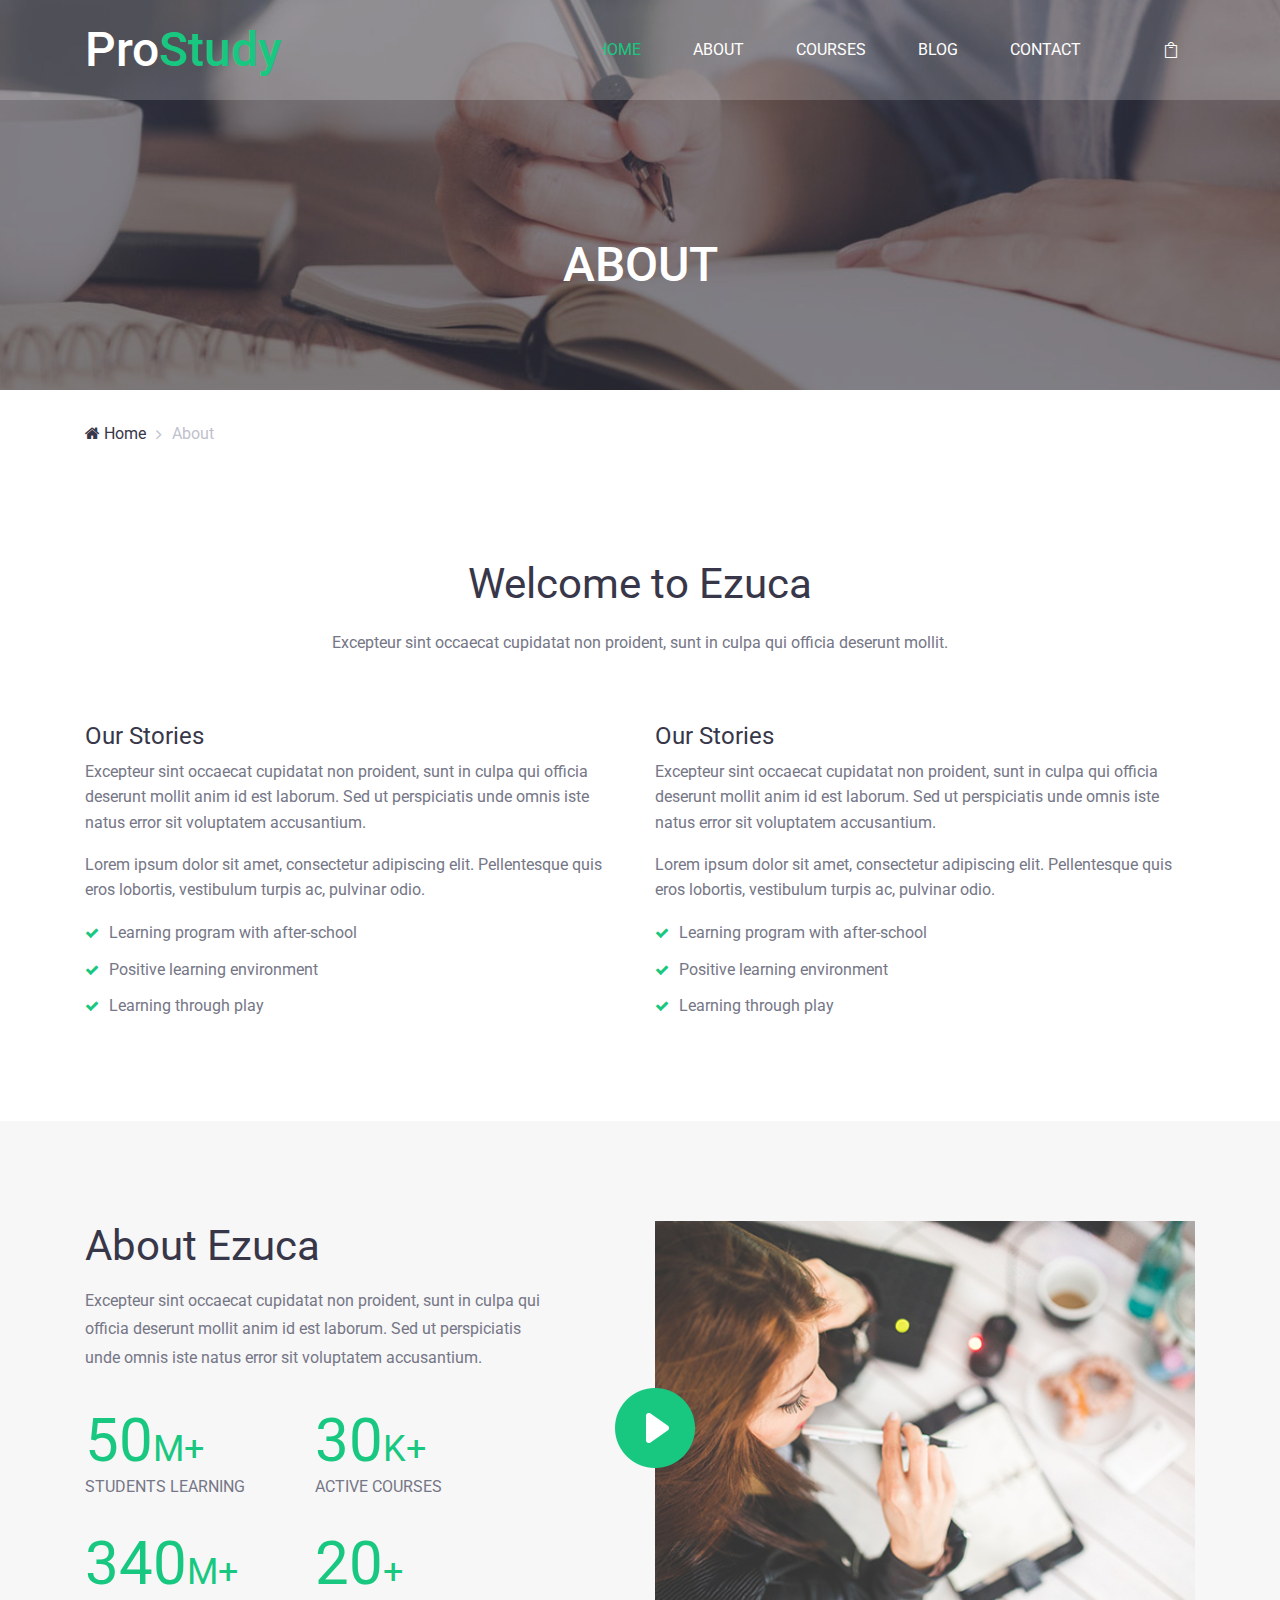
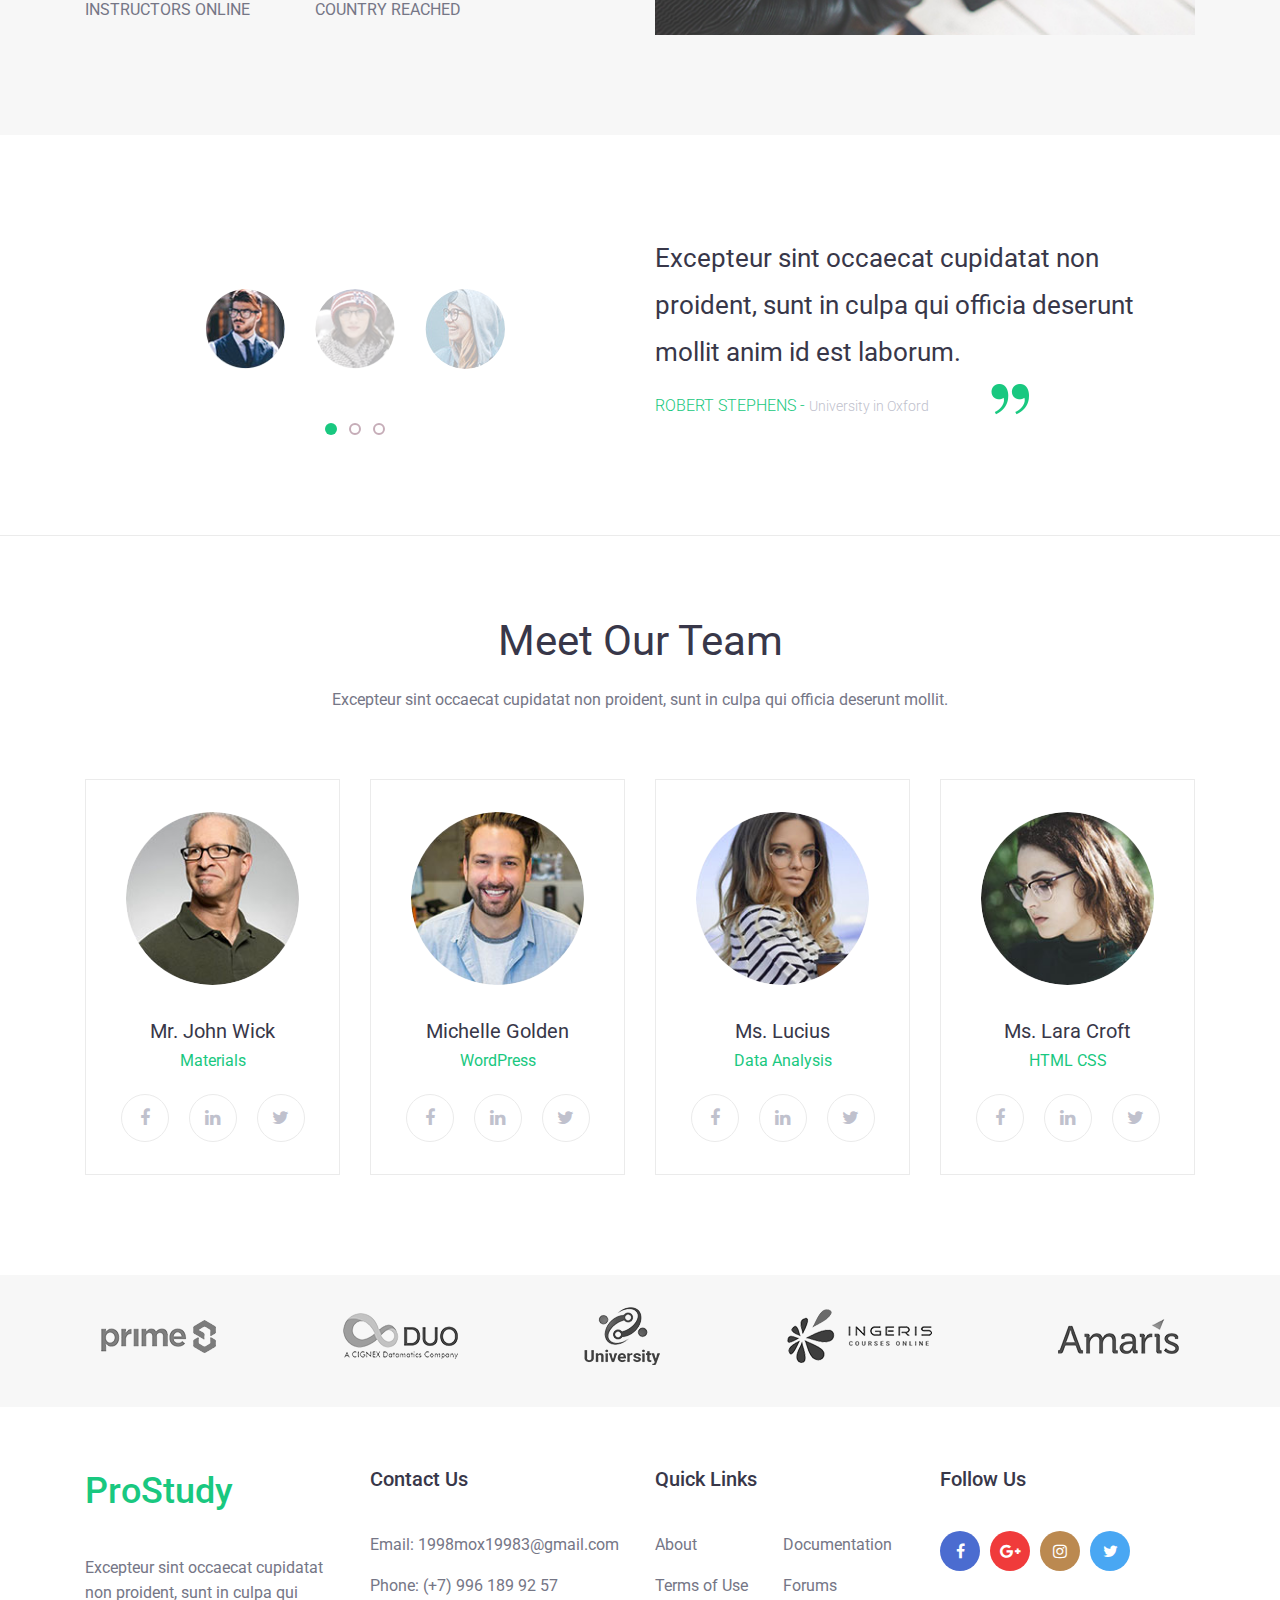
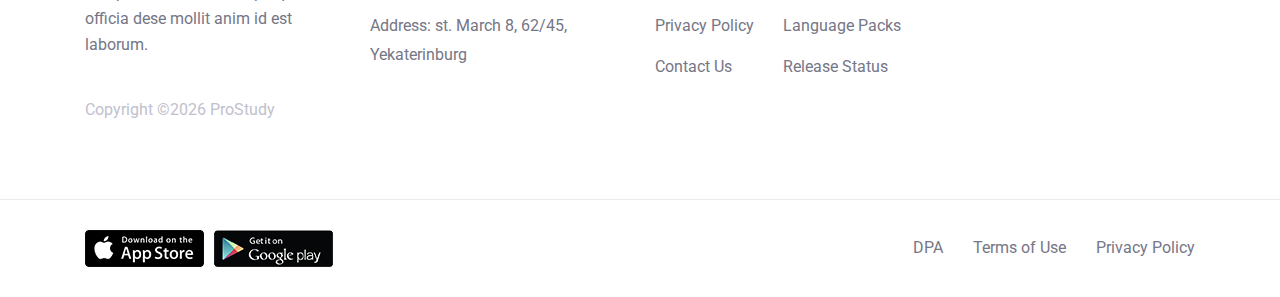
<file: src/main/webapp/WEB-INF/views/about.html>
<!DOCTYPE html>
<html lang="en">
<head>
    <title>Hello World</title>

    <!-- Required meta tags -->
    <meta charset="utf-8">
    <meta name="viewport" content="width=device-width, initial-scale=1, shrink-to-fit=no">

    <!-- Bootstrap CSS -->
    <link rel="stylesheet" href="../../resources/css/bootstrap.min.css">

    <!-- FontAwesome CSS -->
    <link rel="stylesheet" href="../../resources/css/font-awesome.min.css">

    <!-- ElegantFonts CSS -->
    <link rel="stylesheet" href="../../resources/css/elegant-fonts.css">

    <!-- themify-icons CSS -->
    <link rel="stylesheet" href="../../resources/css/themify-icons.css">

    <!-- Swiper CSS -->
    <link rel="stylesheet" href="../../resources/css/swiper.min.css">

    <!-- Styles -->
    <link rel="stylesheet" href="../../resources/style.css">
</head>
<body class="about-page">
    <div class="page-header">
        <header class="site-header">
            <header class="site-header">
<!--                <div class="top-header-bar">-->
<!--                    <div class="container-fluid">-->
<!--                        <div class="row">-->
<!--                            <div class="col-12 col-lg-6 d-none d-md-flex flex-wrap justify-content-center justify-content-lg-start mb-3 mb-lg-0">-->
<!--                                <div class="header-bar-email d-flex align-items-center">-->
<!--                                    <i class="fa fa-envelope"></i><a href="#">tuanna.design@gmail.com</a>-->
<!--                                </div>&lt;!&ndash; .header-bar-email &ndash;&gt;-->

<!--                                <div class="header-bar-text lg-flex align-items-center">-->
<!--                                    <p><i class="fa fa-phone"></i>001-1234-88888 </p>-->
<!--                                </div>&lt;!&ndash; .header-bar-text &ndash;&gt;-->
<!--                            </div>&lt;!&ndash; .col &ndash;&gt;-->

<!--                            <div class="col-12 col-lg-6 d-flex flex-wrap justify-content-center justify-content-lg-end align-items-center">-->
<!--                                <div class="header-bar-search">-->
<!--                                    <form class="flex align-items-stretch">-->
<!--                                        <label>-->
<!--                                            <input type="search" placeholder="What would you like to learn?">-->
<!--                                        </label>-->
<!--                                        <button type="submit" value="" class="flex justify-content-center align-items-center"><i class="fa fa-search"></i></button>-->
<!--                                    </form>-->
<!--                                </div>&lt;!&ndash; .header-bar-search &ndash;&gt;-->

<!--                                <div class="header-bar-menu">-->
<!--                                    <ul class="flex justify-content-center align-items-center py-2 pt-md-0">-->
<!--                                        <li><a href="#">Register</a></li>-->
<!--                                        <li><a href="#">Login</a></li>-->
<!--                                    </ul>-->
<!--                                </div>&lt;!&ndash; .header-bar-menu &ndash;&gt;-->
<!--                            </div>&lt;!&ndash; .col &ndash;&gt;-->
<!--                        </div>&lt;!&ndash; .row &ndash;&gt;-->
<!--                    </div>&lt;!&ndash; .container-fluid &ndash;&gt;-->
<!--                </div>&lt;!&ndash; .top-header-bar &ndash;&gt;-->

                <div class="nav-bar">
                    <div class="container">
                        <div class="row">
                            <div class="col-9 col-lg-3">
                                <div class="site-branding">
                                    <h1 class="site-title"><a href="index.html" rel="home">Pro<span>Study</span></a></h1>
                                </div><!-- .site-branding -->
                            </div><!-- .col -->

                            <div class="col-3 col-lg-9 flex justify-content-end align-content-center">
                                <nav class="site-navigation flex justify-content-end align-items-center">
                                    <ul class="flex flex-column flex-lg-row justify-content-lg-end align-content-center">
                                        <li class="current-menu-item"><a href="/">Home</a></li>
                                        <li><a href="/about">About</a></li>
                                        <li><a href="/courses/courses">Courses</a></li>
                                        <li><a href="/blog">Blog</a></li>
                                        <li><a href="/contact">Contact</a></li>
                                    </ul>

                                    <div class="hamburger-menu d-lg-none">
                                        <span></span>
                                        <span></span>
                                        <span></span>
                                        <span></span>
                                    </div><!-- .hamburger-menu -->

                                    <div class="header-bar-cart">
                                        <a href="#" class="flex justify-content-center align-items-center"><span aria-hidden="true" class="icon_bag_alt"></span></a>
                                    </div><!-- .header-bar-search -->
                                </nav><!-- .site-navigation -->
                            </div><!-- .col -->
                        </div><!-- .row -->
                    </div><!-- .container -->
                </div><!-- .nav-bar -->
            </header><!-- .site-header -->
        </header><!-- .site-header -->

        <div class="page-header-overlay">
            <div class="container">
                <div class="row">
                    <div class="col-12">
                        <header class="entry-header">
                            <h1>ABOUT</h1>
                        </header><!-- .entry-header -->
                    </div><!-- .col -->
                </div><!-- .row -->
            </div><!-- .container -->
        </div><!-- .page-header-overlay -->
    </div><!-- .page-header -->

    <div class="container">
        <div class="row">
            <div class="col-12">
                <div class="breadcrumbs">
                    <ul class="flex flex-wrap align-items-center p-0 m-0">
                        <li><a href="#"><i class="fa fa-home"></i> Home</a></li>
                        <li>About</li>
                    </ul>
                </div><!-- .breadcrumbs -->
            </div><!-- .col -->
        </div><!-- .row -->

        <div class="row">
            <div class="col-12">
                <div class="about-heading">
                    <h2 class="entry-title">Welcome to Ezuca</h2>

                    <p>Excepteur sint occaecat cupidatat non proident, sunt in culpa qui officia deserunt mollit.</p>
                </div><!-- .about-heading -->
            </div><!-- .col -->

            <div class="col-12 col-lg-6">
                <div class="about-stories">
                    <h3>Our Stories</h3>

                    <p>Excepteur sint occaecat cupidatat non proident, sunt in culpa qui officia deserunt mollit anim id est laborum. Sed ut perspiciatis unde omnis iste natus error sit voluptatem accusantium.</p>

                    <p>Lorem ipsum dolor sit amet, consectetur adipiscing elit. Pellentesque quis eros lobortis, vestibulum turpis ac, pulvinar odio. </p>

                    <ul class="p-0 m-0 green-ticked">
                        <li>Learning program with after-school</li>
                        <li>Positive learning environment</li>
                        <li>Learning through play</li>
                    </ul><!-- .green-ticked -->
                </div><!-- .about-stories -->
            </div><!-- .col -->

            <div class="col-12 col-lg-6">
                <div class="about-values">
                    <h3>Our Stories</h3>

                    <p>Excepteur sint occaecat cupidatat non proident, sunt in culpa qui officia deserunt mollit anim id est laborum. Sed ut perspiciatis unde omnis iste natus error sit voluptatem accusantium.</p>

                    <p>Lorem ipsum dolor sit amet, consectetur adipiscing elit. Pellentesque quis eros lobortis, vestibulum turpis ac, pulvinar odio. </p>

                    <ul class="p-0 m-0 green-ticked">
                        <li>Learning program with after-school</li>
                        <li>Positive learning environment</li>
                        <li>Learning through play</li>
                    </ul><!-- .green-ticked -->
                </div><!-- .about-values -->
            </div><!-- .col -->
        </div><!-- .row -->
    </div><!-- .container -->

    <section class="about-section">
        <div class="container">
            <div class="row">
                <div class="col-12 col-lg-6 align-content-lg-stretch">
                    <header class="heading">
                        <h2 class="entry-title">About Ezuca</h2>

                        <p>Excepteur sint occaecat cupidatat non proident, sunt in culpa qui officia deserunt mollit anim id est laborum. Sed ut perspiciatis unde omnis iste natus error sit voluptatem accusantium.</p>
                    </header><!-- .heading -->

                    <div class="entry-content ezuca-stats">
                        <div class="stats-wrap flex flex-wrap justify-content-lg-between">
                            <div class="stats-count">
                                50<span>M+</span>
                                <p>STUDENTS LEARNING</p>
                            </div><!-- .stats-count -->

                            <div class="stats-count">
                                30<span>K+</span>
                                <p>ACTIVE COURSES</p>
                            </div><!-- .stats-count -->

                            <div class="stats-count">
                                340<span>M+</span>
                                <p>INSTRUCTORS ONLINE</p>
                            </div><!-- .stats-count -->

                            <div class="stats-count">
                                20<span>+</span>
                                <p>Country Reached</p>
                            </div><!-- .stats-count -->
                        </div><!-- .stats-wrap -->
                    </div><!-- .ezuca-stats -->
                </div><!-- .col -->

                <div class="col-12 col-lg-6 flex align-content-center mt-5 mt-lg-0">
                    <div class="ezuca-video position-relative">
                        <div class="video-play-btn position-absolute">
                            <img src="../../resources/images/video-icon.png" alt="Video Play">
                        </div><!-- .video-play-btn -->

                        <img src="../../resources/images/video-screenshot.png" alt="">
                    </div><!-- .ezuca-video -->
                </div><!-- .col -->
            </div><!-- .row -->
        </div><!-- .container -->
    </section><!-- .about-section -->

    <section class="testimonial-section">
        <!-- Swiper -->
        <div class="swiper-container testimonial-slider">
            <div class="swiper-wrapper">
                <div class="swiper-slide">
                    <div class="container">
                        <div class="row">
                            <div class="col-12 col-lg-6 order-2 order-lg-1 flex align-items-center mt-5 mt-lg-0">
                                <figure class="user-avatar">
                                    <img src="../../resources/images/user-1.jpg" alt="">
                                </figure><!-- .user-avatar -->
                            </div><!-- .col -->

                            <div class="col-12 col-lg-6 order-1 order-lg-2 content-wrap h-100">
                                <div class="entry-content">
                                    <p>Together as teachers, students and universities we can help make this education available for everyone.</p>
                                </div><!-- .entry-content -->

                                <div class="entry-footer">
                                    <h3 class="testimonial-user">Russell Stephens - <span>University in UK</span></h3>
                                </div><!-- .entry-footer -->
                            </div><!-- .col -->
                        </div><!-- .row -->
                    </div><!-- .container -->
                </div><!-- .swiper-slide -->

                <div class="swiper-slide">
                    <div class="container">
                        <div class="row">
                            <div class="col-12 col-lg-6 order-2 order-lg-1 flex align-items-center mt-5 mt-lg-0">
                                <figure class="user-avatar">
                                    <img src="../../resources/images/user-2.jpg" alt="">
                                </figure><!-- .user-avatar -->
                            </div><!-- .col -->

                            <div class="col-12 col-lg-6 order-1 order-lg-2 content-wrap h-100">
                                <div class="entry-content">
                                    <p>Excepteur sint occaecat cupidatat non proident, sunt in culpa qui officia deserunt mollit anim id est laborum.</p>
                                </div><!-- .entry-content -->

                                <div class="entry-footer">
                                    <h3 class="testimonial-user">Robert Stephens - <span>University in Oxford</span></h3>
                                </div><!-- .entry-footer -->
                            </div><!-- .col -->
                        </div><!-- .row -->
                    </div><!-- .container -->
                </div><!-- .swiper-slide -->

                <div class="swiper-slide">
                    <div class="container">
                        <div class="row">
                            <div class="col-12 col-lg-6 flex order-2 order-lg-1 align-items-center mt-5 mt-lg-0">
                                <figure class="user-avatar">
                                    <img src="../../resources/images/user-3.jpg" alt="">
                                </figure><!-- .user-avatar -->
                            </div><!-- .col -->

                            <div class="col-12 col-lg-6 order-1 order-lg-2 content-wrap h-100">
                                <div class="entry-content">
                                    <p>Lorem Ipsum available, but the majority have suffered alteration in some form, by injected humour.</p>
                                </div><!-- .entry-content -->

                                <div class="entry-footer">
                                    <h3 class="testimonial-user">James Stephens - <span>University in Cambridge</span></h3>
                                </div><!-- .entry-footer -->
                            </div><!-- .col -->
                        </div><!-- .row -->
                    </div><!-- .container -->
                </div><!-- .swiper-slide -->
            </div><!-- .swiper-wrapper -->

            <div class="container">
                <div class="row">
                    <div class="col-12 col-lg-6 mt-5 mt-lg-0">
                        <div class="swiper-pagination position-relative flex justify-content-center align-items-center"></div>
                    </div><!-- .col -->
                </div><!-- .row -->
            </div><!-- .container -->
        </div><!-- .testimonial-slider -->
    </section><!-- .testimonial-section -->

    <div class="container">
        <div class="row">
            <div class="col-12">
                <div class="team-heading">
                    <h2 class="entry-title">Meet Our Team</h2>
                    <p>Excepteur sint occaecat cupidatat non proident, sunt in culpa qui officia deserunt mollit.</p>
                </div><!-- .team-heading -->
            </div><!-- .col -->

            <div class="col-12 col-md-6 col-lg-3">
                <div class="team-member">
                    <img src="../../resources/images/team-1.jpg" alt="">

                    <h3>Mr. John Wick</h3>
                    <h4>Materials</h4>

                    <ul class="p-0 m-0 d-flex justify-content-center align-items-center">
                        <li><a href="#"><i class="fa fa-facebook"></i></a></li>
                        <li><a href="#"><i class="fa fa-linkedin"></i></a></li>
                        <li><a href="#"><i class="fa fa-twitter"></i></a></li>
                    </ul>
                </div><!-- .team-member -->
            </div><!-- .col -->

            <div class="col-12 col-md-6 col-lg-3">
                <div class="team-member">
                    <img src="../../resources/images/team-2.jpg" alt="">

                    <h3>Michelle Golden</h3>
                    <h4>WordPress</h4>

                    <ul class="p-0 m-0 d-flex justify-content-center align-items-center">
                        <li><a href="#"><i class="fa fa-facebook"></i></a></li>
                        <li><a href="#"><i class="fa fa-linkedin"></i></a></li>
                        <li><a href="#"><i class="fa fa-twitter"></i></a></li>
                    </ul>
                </div><!-- .team-member -->
            </div><!-- .col -->

            <div class="col-12 col-md-6 col-lg-3">
                <div class="team-member">
                    <img src="../../resources/images/team-3.jpg" alt="">

                    <h3>Ms. Lucius</h3>
                    <h4>Data Analysis</h4>

                    <ul class="p-0 m-0 d-flex justify-content-center align-items-center">
                        <li><a href="#"><i class="fa fa-facebook"></i></a></li>
                        <li><a href="#"><i class="fa fa-linkedin"></i></a></li>
                        <li><a href="#"><i class="fa fa-twitter"></i></a></li>
                    </ul>
                </div><!-- .team-member -->
            </div><!-- .col -->

            <div class="col-12 col-md-6 col-lg-3">
                <div class="team-member">
                    <img src="../../resources/images/team-4.jpg" alt="">

                    <h3>Ms. Lara Croft </h3>
                    <h4>HTML CSS</h4>

                    <ul class="p-0 m-0 d-flex justify-content-center align-items-center">
                        <li><a href="#"><i class="fa fa-facebook"></i></a></li>
                        <li><a href="#"><i class="fa fa-linkedin"></i></a></li>
                        <li><a href="#"><i class="fa fa-twitter"></i></a></li>
                    </ul>
                </div><!-- .team-member -->
            </div><!-- .col -->
        </div><!-- .row -->
    </div><!-- .container -->

    <div class="clients-logo">
        <div class="container">
            <div class="row">
                <div class="col-12 flex flex-wrap justify-content-center justify-content-lg-between align-items-center">
                    <div class="logo-wrap">
                        <img src="../../resources/images/logo-1.png" alt="">
                    </div><!-- .logo-wrap -->

                    <div class="logo-wrap">
                        <img src="../../resources/images/logo-2.png" alt="">
                    </div><!-- .logo-wrap -->

                    <div class="logo-wrap">
                        <img src="../../resources/images/logo-3.png" alt="">
                    </div><!-- .logo-wrap -->

                    <div class="logo-wrap">
                        <img src="../../resources/images/logo-4.png" alt="">
                    </div><!-- .logo-wrap -->

                    <div class="logo-wrap">
                        <img src="../../resources/images/logo-5.png" alt="">
                    </div><!-- .logo-wrap -->
                </div><!-- .col -->
            </div><!-- .row -->
        </div><!-- .container -->
    </div><!-- .clients-logo -->

    <footer class="site-footer">
        <div class="footer-widgets">
            <div class="container">
                <div class="row">
                    <div class="col-12 col-md-6 col-lg-3">
                        <div class="foot-about">
                            <div class="site-branding">
                                <h1 class="site-title "><a href="/" rel="home"><span>ProStudy</span></a></h1>
                            </div><!-- .site-branding -->

                            <p>Excepteur sint occaecat cupidatat non proident, sunt in culpa qui officia dese mollit anim id est laborum. </p>

                            <p class="footer-copyright"><!-- Link back to Colorlib can't be removed. Template is licensed under CC BY 3.0. -->
                                Copyright &copy;<script>document.write(new Date().getFullYear());</script> ProStudy
                                <!-- Link back to Colorlib can't be removed. Template is licensed under CC BY 3.0. --></p>
                        </div><!-- .foot-about -->
                    </div><!-- .col -->

                    <div class="col-12 col-md-6 col-lg-3 mt-5 mt-md-0">
                        <div class="foot-contact">
                            <h2>Contact Us</h2>

                            <ul>
                                <li>Email: 1998mox19983@gmail.com</li>
                                <li>Phone: (+7) 996 189 92 57</li>
                                <li>Address: st. March 8, 62/45, Yekaterinburg</li>
                            </ul>
                        </div><!-- .foot-contact -->
                    </div><!-- .col -->

                    <div class="col-12 col-md-6 col-lg-3 mt-5 mt-lg-0">
                        <div class="quick-links flex flex-wrap">
                            <h2 class="w-100">Quick Links</h2>

                            <ul class="w-50">
                                <li><a href="#">About </a></li>
                                <li><a href="#">Terms of Use </a></li>
                                <li><a href="#">Privacy Policy </a></li>
                                <li><a href="#">Contact Us</a></li>
                            </ul>

                            <ul class="w-50">
                                <li><a href="#">Documentation</a></li>
                                <li><a href="#">Forums</a></li>
                                <li><a href="#">Language Packs</a></li>
                                <li><a href="#">Release Status</a></li>
                            </ul>
                        </div><!-- .quick-links -->
                    </div><!-- .col -->

                    <div class="col-12 col-md-6 col-lg-3 mt-5 mt-lg-0">
                        <div class="follow-us">
                            <h2>Follow Us</h2>

                            <ul class="follow-us flex flex-wrap align-items-center">
                                <li><a href="#"><i class="fa fa-facebook"></i></a></li>
                                <li><a href="#"><i class="fa fa-google-plus"></i></a></li>
                                <li><a href="#"><i class="fa fa-instagram"></i></a></li>
                                <li><a href="#"><i class="fa fa-twitter"></i></a></li>
                            </ul>
                        </div><!-- .quick-links -->
                    </div><!-- .col -->
                </div><!-- .row -->
            </div><!-- .container -->
        </div><!-- .footer-widgets -->

        <div class="footer-bar">
            <div class="container">
                <div class="row flex-wrap justify-content-center justify-content-lg-between align-items-center">
                    <div class="col-12 col-lg-6">
                        <div class="download-apps flex flex-wrap justify-content-center justify-content-lg-start align-items-center">
                            <a href="#"><img src="../../resources/images/app-store.png" alt=""></a>
                            <a href="#"><img src="../../resources/images/play-store.png" alt=""></a>
                        </div><!-- .download-apps -->

                    </div>

                    <div class="col-12 col-lg-6 mt-4 mt-lg-0">
                        <div class="footer-bar-nav">
                            <ul class="flex flex-wrap justify-content-center justify-content-lg-end align-items-center">
                                <li><a href="/">DPA</a></li>
                                <li><a href="/">Terms of Use</a></li>
                                <li><a href="/">Privacy Policy</a></li>
                            </ul>
                        </div><!-- .footer-bar-nav -->
                    </div><!-- .col-12 -->
                </div><!-- .row -->
            </div><!-- .container -->
        </div><!-- .footer-bar -->
    </footer><!-- .site-footer -->

    <script type='text/javascript' src='../../resources/js/jquery.js'></script>
    <script type='text/javascript' src='../../resources/js/swiper.min.js'></script>
    <script type='text/javascript' src='../../resources/js/masonry.pkgd.min.js'></script>
    <script type='text/javascript' src='../../resources/js/jquery.collapsible.min.js'></script>
    <script type='text/javascript' src='../../resources/js/custom.js'></script>

</body>
</html>
</file>
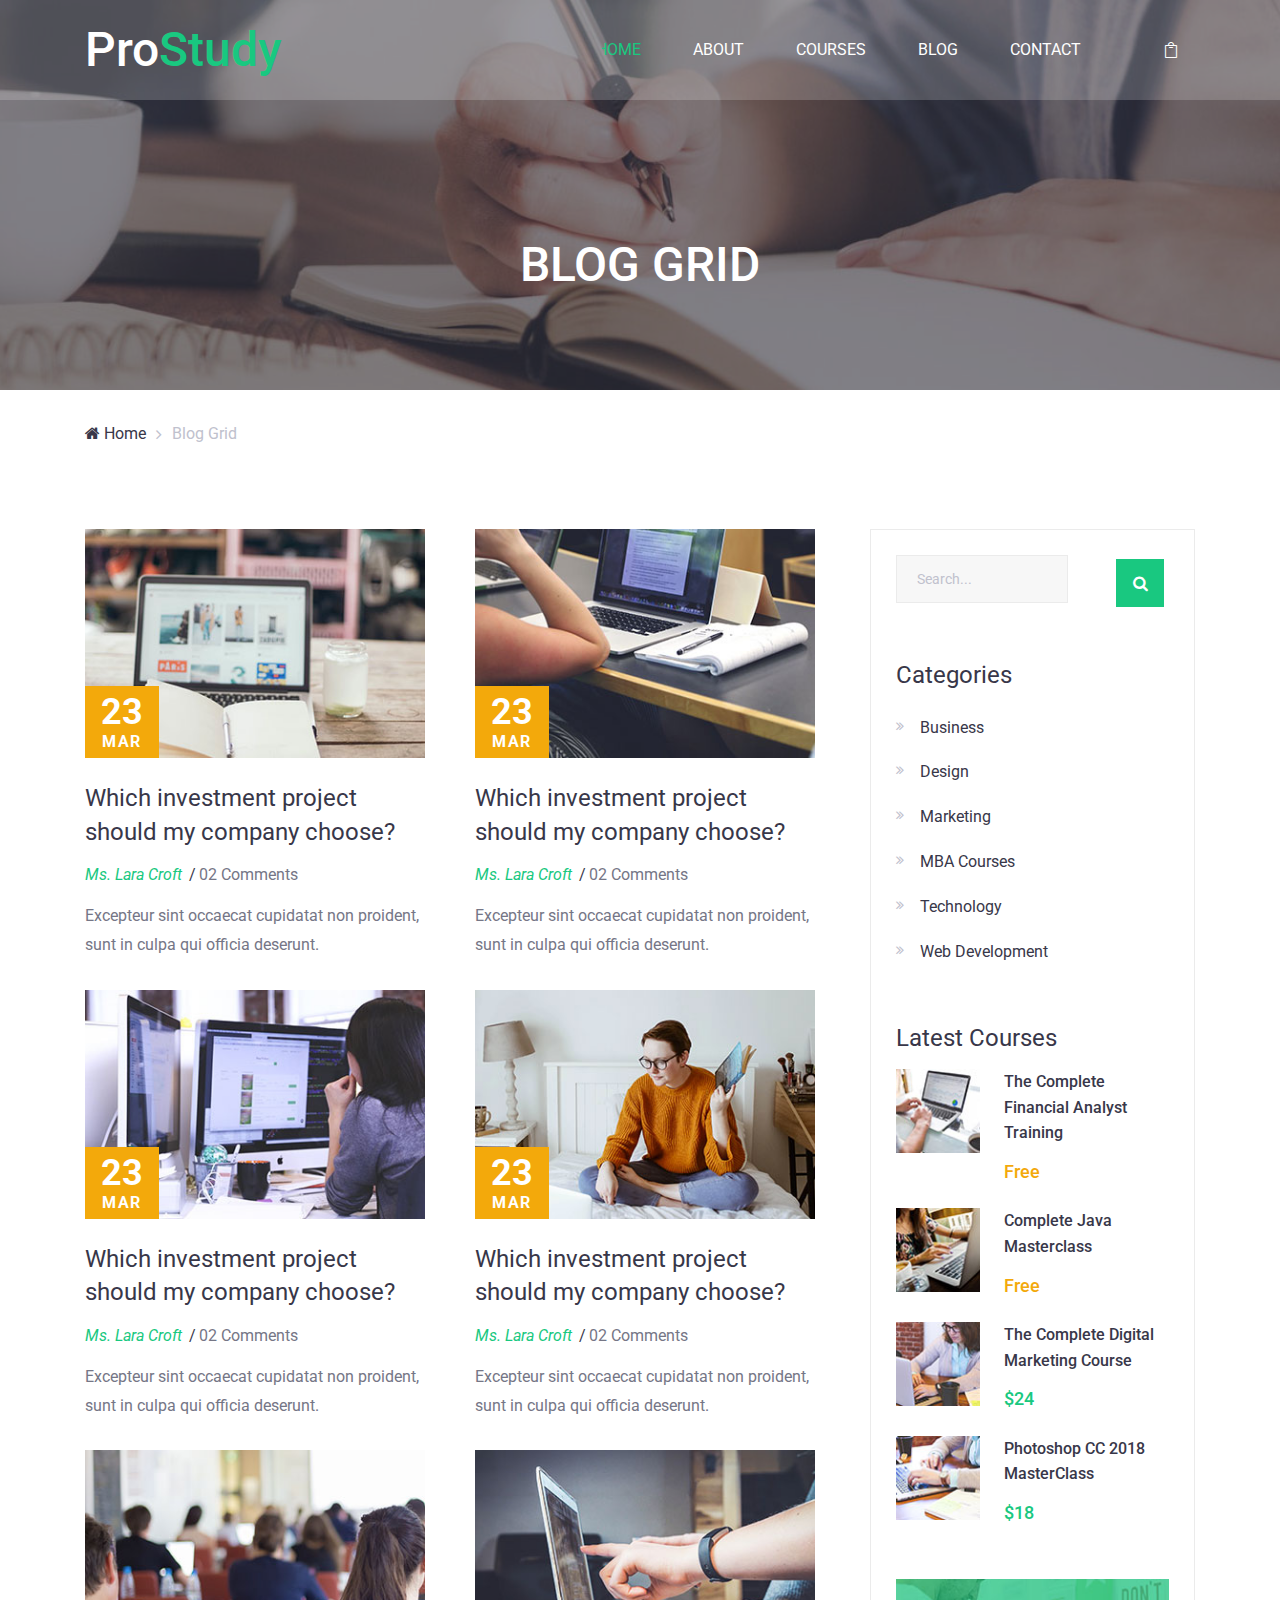
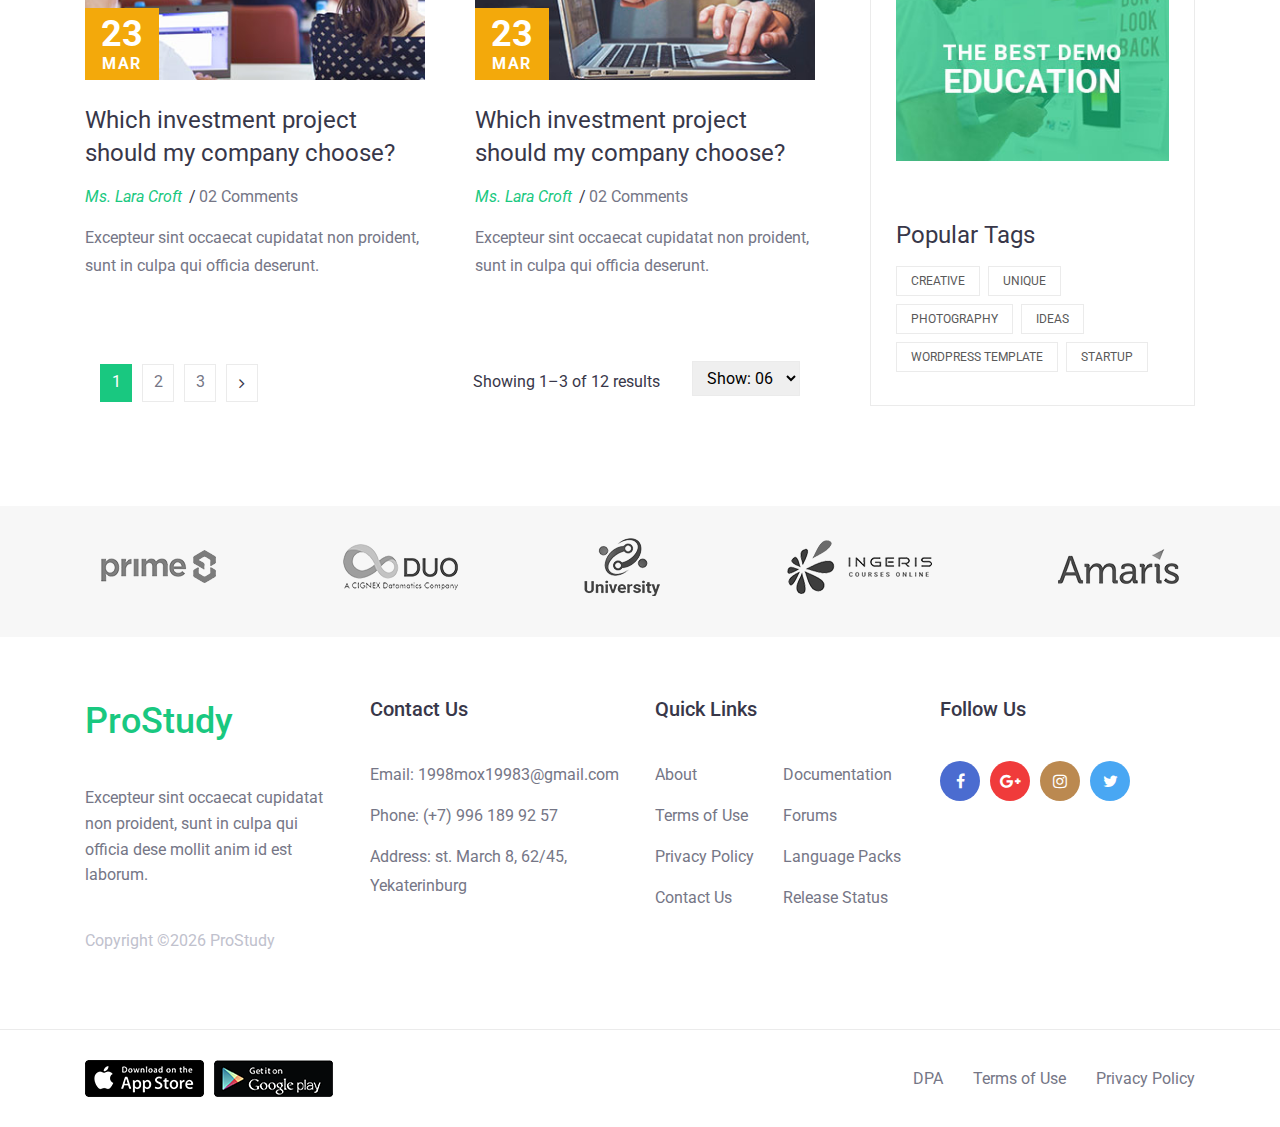
<file: src/main/webapp/WEB-INF/views/blog.html>
<!DOCTYPE html>
<html lang="en">
<head>
    <title>Hello World</title>

    <!-- Required meta tags -->
    <meta charset="utf-8">
    <meta name="viewport" content="width=device-width, initial-scale=1, shrink-to-fit=no">

    <!-- Bootstrap CSS -->
    <link rel="stylesheet" href="../../resources/css/bootstrap.min.css">

    <!-- FontAwesome CSS -->
    <link rel="stylesheet" href="../../resources/css/font-awesome.min.css">

    <!-- ElegantFonts CSS -->
    <link rel="stylesheet" href="../../resources/css/elegant-fonts.css">

    <!-- themify-icons CSS -->
    <link rel="stylesheet" href="../../resources/css/themify-icons.css">

    <!-- Swiper CSS -->
    <link rel="stylesheet" href="../../resources/css/swiper.min.css">

    <!-- Styles -->
    <link rel="stylesheet" href="../../resources/style.css">
</head>
<body class="blog-page">
    <div class="page-header">
        <header class="site-header">
<!--            <div class="top-header-bar">-->
<!--                <div class="container-fluid">-->
<!--                    <div class="row">-->
<!--                        <div class="col-12 col-lg-6 d-none d-md-flex flex-wrap justify-content-center justify-content-lg-start mb-3 mb-lg-0">-->
<!--                            <div class="header-bar-email d-flex align-items-center">-->
<!--                                <i class="fa fa-envelope"></i><a href="#">tuanna.design@gmail.com</a>-->
<!--                            </div>&lt;!&ndash; .header-bar-email &ndash;&gt;-->

<!--                            <div class="header-bar-text lg-flex align-items-center">-->
<!--                                <p><i class="fa fa-phone"></i>001-1234-88888 </p>-->
<!--                            </div>&lt;!&ndash; .header-bar-text &ndash;&gt;-->
<!--                        </div>&lt;!&ndash; .col &ndash;&gt;-->

<!--                        <div class="col-12 col-lg-6 d-flex flex-wrap justify-content-center justify-content-lg-end align-items-center">-->
<!--                            <div class="header-bar-search">-->
<!--                                <form class="flex align-items-stretch">-->
<!--                                    <input type="search" placeholder="What would you like to learn?">-->
<!--                                    <button type="submit" value="" class="flex justify-content-center align-items-center"><i class="fa fa-search"></i></button>-->
<!--                                </form>-->
<!--                            </div>&lt;!&ndash; .header-bar-search &ndash;&gt;-->

<!--                            <div class="header-bar-menu">-->
<!--                                <ul class="flex justify-content-center align-items-center py-2 pt-md-0">-->
<!--                                    <li><a href="#">Register</a></li>-->
<!--                                    <li><a href="#">Login</a></li>-->
<!--                                </ul>-->
<!--                            </div>&lt;!&ndash; .header-bar-menu &ndash;&gt;-->
<!--                        </div>&lt;!&ndash; .col &ndash;&gt;-->
<!--                    </div>&lt;!&ndash; .row &ndash;&gt;-->
<!--                </div>&lt;!&ndash; .container-fluid &ndash;&gt;-->
<!--            </div>&lt;!&ndash; .top-header-bar &ndash;&gt;-->

            <div class="nav-bar">
                <div class="container">
                    <div class="row">
                        <div class="col-9 col-lg-3">
                            <div class="site-branding">
                                <h1 class="site-title"><a href="index.html" rel="home">Pro<span>Study</span></a></h1>
                            </div><!-- .site-branding -->
                        </div><!-- .col -->

                        <div class="col-3 col-lg-9 flex justify-content-end align-content-center">
                            <nav class="site-navigation flex justify-content-end align-items-center">
                                <ul class="flex flex-column flex-lg-row justify-content-lg-end align-content-center">
                                    <li class="current-menu-item"><a href="/">Home</a></li>
                                    <li><a href="/about">About</a></li>
                                    <li><a href="/courses/courses">Courses</a></li>
                                    <li><a href="/blog">Blog</a></li>
                                    <li><a href="/contact">Contact</a></li>
                                </ul>
                                </ul>

                                <div class="hamburger-menu d-lg-none">
                                    <span></span>
                                    <span></span>
                                    <span></span>
                                    <span></span>
                                </div><!-- .hamburger-menu -->

                                <div class="header-bar-cart">
                                    <a href="#" class="flex justify-content-center align-items-center"><span aria-hidden="true" class="icon_bag_alt"></span></a>
                                </div><!-- .header-bar-search -->
                            </nav><!-- .site-navigation -->
                        </div><!-- .col -->
                    </div><!-- .row -->
                </div><!-- .container -->
            </div><!-- .nav-bar -->
        </header><!-- .site-header -->

        <div class="page-header-overlay">
            <div class="container">
                <div class="row">
                    <div class="col-12">
                        <header class="entry-header">
                            <h1>BLOG GRID</h1>
                        </header><!-- .entry-header -->
                    </div><!-- .col -->
                </div><!-- .row -->
            </div><!-- .container -->
        </div><!-- .page-header-overlay -->
    </div><!-- .page-header -->

    <div class="container">
        <div class="row">
            <div class="col-12">
                <div class="breadcrumbs">
                    <ul class="flex flex-wrap align-items-center p-0 m-0">
                        <li><a href="#"><i class="fa fa-home"></i> Home</a></li>
                        <li>Blog Grid</li>
                    </ul>
                </div><!-- .breadcrumbs -->
            </div><!-- .col -->
        </div><!-- .row -->

        <div class="row">
            <div class="col-12 col-lg-8">
                <div class="blog-posts">
                    <div class="row mx-m-25">
                        <div class="col-12 col-md-6 px-25">
                            <div class="blog-post-content">
                                <figure class="blog-post-thumbnail position-relative m-0">
                                    <a href="#"><img src="../../resources/images/b-1.jpg" alt=""></a>

                                    <div class="posted-date position-absolute">
                                        <div class="day">23</div>
                                        <div class="month">mar</div>
                                    </div>
                                </figure><!-- .blog-post-thumbnail -->

                                <div class="blog-post-content-wrap">
                                    <header class="entry-header">
                                        <h2 class="entry-title"><a href="#">Which investment project should my company choose?</a></h2>

                                        <div class="entry-meta flex align-items-center">
                                            <div class="post-author"><a href="#">Ms. Lara Croft </a></div>

                                            <div class="post-comments"><a href="#">02 Comments</a></div>
                                        </div><!-- .entry-meta -->
                                    </header><!-- .entry-header -->

                                    <div class="entry-content">
                                        <p>Excepteur sint occaecat cupidatat non proident, sunt in culpa qui officia deserunt.</p>
                                    </div><!-- .entry-content -->
                                </div><!-- .blog-post-content-wrap -->
                            </div><!-- .blog-post-content -->
                        </div><!-- .col -->

                        <div class="col-12 col-md-6 px-25">
                            <div class="blog-post-content">
                                <figure class="blog-post-thumbnail position-relative m-0">
                                    <a href="#"><img src="../../resources/images/b-2.jpg" alt=""></a>

                                    <div class="posted-date position-absolute">
                                        <div class="day">23</div>
                                        <div class="month">mar</div>
                                    </div>
                                </figure><!-- .blog-post-thumbnail -->

                                <div class="blog-post-content-wrap">
                                    <header class="entry-header">
                                        <h2 class="entry-title"><a href="#">Which investment project should my company choose?</a></h2>

                                        <div class="entry-meta flex align-items-center">
                                            <div class="post-author"><a href="#">Ms. Lara Croft </a></div>

                                            <div class="post-comments"><a href="#">02 Comments</a></div>
                                        </div><!-- .entry-meta -->
                                    </header><!-- .entry-header -->

                                    <div class="entry-content">
                                        <p>Excepteur sint occaecat cupidatat non proident, sunt in culpa qui officia deserunt.</p>
                                    </div><!-- .entry-content -->
                                </div><!-- .blog-post-content-wrap -->
                            </div><!-- .blog-post-content -->
                        </div><!-- .col -->

                        <div class="col-12 col-md-6 px-25">
                            <div class="blog-post-content">
                                <figure class="blog-post-thumbnail position-relative m-0">
                                    <a href="#"><img src="../../resources/images/b-3.jpg" alt=""></a>

                                    <div class="posted-date position-absolute">
                                        <div class="day">23</div>
                                        <div class="month">mar</div>
                                    </div>
                                </figure><!-- .blog-post-thumbnail -->

                                <div class="blog-post-content-wrap">
                                    <header class="entry-header">
                                        <h2 class="entry-title"><a href="#">Which investment project should my company choose?</a></h2>

                                        <div class="entry-meta flex align-items-center">
                                            <div class="post-author"><a href="#">Ms. Lara Croft </a></div>

                                            <div class="post-comments"><a href="#">02 Comments</a></div>
                                        </div><!-- .entry-meta -->
                                    </header><!-- .entry-header -->

                                    <div class="entry-content">
                                        <p>Excepteur sint occaecat cupidatat non proident, sunt in culpa qui officia deserunt.</p>
                                    </div><!-- .entry-content -->
                                </div><!-- .blog-post-content-wrap -->
                            </div><!-- .blog-post-content -->
                        </div><!-- .col -->

                        <div class="col-12 col-md-6 px-25">
                            <div class="blog-post-content">
                                <figure class="blog-post-thumbnail position-relative m-0">
                                    <a href="#"><img src="../../resources/images/b-4.jpg" alt=""></a>

                                    <div class="posted-date position-absolute">
                                        <div class="day">23</div>
                                        <div class="month">mar</div>
                                    </div>
                                </figure><!-- .blog-post-thumbnail -->

                                <div class="blog-post-content-wrap">
                                    <header class="entry-header">
                                        <h2 class="entry-title"><a href="#">Which investment project should my company choose?</a></h2>

                                        <div class="entry-meta flex align-items-center">
                                            <div class="post-author"><a href="#">Ms. Lara Croft </a></div>

                                            <div class="post-comments"><a href="#">02 Comments</a></div>
                                        </div><!-- .entry-meta -->
                                    </header><!-- .entry-header -->

                                    <div class="entry-content">
                                        <p>Excepteur sint occaecat cupidatat non proident, sunt in culpa qui officia deserunt.</p>
                                    </div><!-- .entry-content -->
                                </div><!-- .blog-post-content-wrap -->
                            </div><!-- .blog-post-content -->
                        </div><!-- .col -->

                        <div class="col-12 col-md-6 px-25">
                            <div class="blog-post-content">
                                <figure class="blog-post-thumbnail position-relative m-0">
                                    <a href="#"><img src="../../resources/images/b-5.jpg" alt=""></a>

                                    <div class="posted-date position-absolute">
                                        <div class="day">23</div>
                                        <div class="month">mar</div>
                                    </div>
                                </figure><!-- .blog-post-thumbnail -->

                                <div class="blog-post-content-wrap">
                                    <header class="entry-header">
                                        <h2 class="entry-title"><a href="#">Which investment project should my company choose?</a></h2>

                                        <div class="entry-meta flex align-items-center">
                                            <div class="post-author"><a href="#">Ms. Lara Croft </a></div>

                                            <div class="post-comments"><a href="#">02 Comments</a></div>
                                        </div><!-- .entry-meta -->
                                    </header><!-- .entry-header -->

                                    <div class="entry-content">
                                        <p>Excepteur sint occaecat cupidatat non proident, sunt in culpa qui officia deserunt.</p>
                                    </div><!-- .entry-content -->
                                </div><!-- .blog-post-content-wrap -->
                            </div><!-- .blog-post-content -->
                        </div><!-- .col -->

                        <div class="col-12 col-md-6 px-25">
                            <div class="blog-post-content">
                                <figure class="blog-post-thumbnail position-relative m-0">
                                    <a href="#"><img src="../../resources/images/b-6.jpg" alt=""></a>

                                    <div class="posted-date position-absolute">
                                        <div class="day">23</div>
                                        <div class="month">mar</div>
                                    </div>
                                </figure><!-- .blog-post-thumbnail -->

                                <div class="blog-post-content-wrap">
                                    <header class="entry-header">
                                        <h2 class="entry-title"><a href="#">Which investment project should my company choose?</a></h2>

                                        <div class="entry-meta flex align-items-center">
                                            <div class="post-author"><a href="#">Ms. Lara Croft </a></div>

                                            <div class="post-comments"><a href="#">02 Comments</a></div>
                                        </div><!-- .entry-meta -->
                                    </header><!-- .entry-header -->

                                    <div class="entry-content">
                                        <p>Excepteur sint occaecat cupidatat non proident, sunt in culpa qui officia deserunt.</p>
                                    </div><!-- .entry-content -->
                                </div><!-- .blog-post-content-wrap -->
                            </div><!-- .blog-post-content -->
                        </div><!-- .col -->
                    </div><!-- .blog-posts -->
                </div><!-- .col -->

                <div class="pagination flex flex-wrap justify-content-between align-items-center">
                    <div class="col-12 col-lg-4 order-2 order-lg-1 mt-3 mt-lg-0">
                        <ul class="flex flex-wrap align-items-center order-2 order-lg-1 p-0 m-0">
                            <li class="active"><a href="#">1</a></li>
                            <li><a href="#">2</a></li>
                            <li><a href="#">3</a></li>
                            <li><a href="#"><i class="fa fa-angle-right"></i></a></li>
                        </ul>
                    </div>

                    <div class="col-12 flex justify-content-start justify-content-lg-end col-lg-8 order-1 order-lg-2">
                        <div class="pagination-results flex flex-wrap align-items-center">
                            <p class="m-0">Showing 1–3 of 12 results</p>

                            <form>
                                <label>
                                    <select>
                                        <option>Show: 06</option>
                                        <option>Show: 12</option>
                                        <option>Show: 18</option>
                                        <option>Show: 24</option>
                                    </select>
                                </label>
                            </form>
                        </div><!-- .pagination-results -->
                    </div>
                </div><!-- .pagination -->
            </div><!-- .col -->

            <div class="col-12 col-lg-4">
                <div class="sidebar">
                    <div class="search-widget">
                        <form class="flex flex-wrap align-items-center">
                            <label>
                                <input type="search" placeholder="Search...">
                            </label>
                            <button type="submit" class="flex justify-content-center align-items-center"><i class="fa fa-search"></i></button>
                        </form><!-- .flex -->
                    </div><!-- .search-widget -->

                    <div class="cat-links">
                        <h2>Categories</h2>

                        <ul class="p-0 m-0">
                            <li><a href="#">Business</a></li>
                            <li><a href="#">Design</a></li>
                            <li><a href="#">Marketing</a></li>
                            <li><a href="#">MBA Courses</a></li>
                            <li><a href="#">Technology</a></li>
                            <li><a href="#">Web Development</a></li>
                        </ul>
                    </div><!-- .cat-links -->

                    <div class="latest-courses">
                        <h2>Latest Courses</h2>

                        <ul class="p-0 m-0">
                            <li class="flex flex-wrap justify-content-between align-items-start">
                                <img src="../../resources/images/t-1.jpg" alt="">

                                <div class="content-wrap">
                                    <h3><a href="#">The Complete Financial Analyst Training</a></h3>

                                    <div class="course-cost free-cost">Free</div>
                                </div><!-- .content-wrap -->
                            </li>

                            <li class="flex flex-wrap justify-content-between align-items-start">
                                <img src="../../resources/images/t-2.jpg" alt="">

                                <div class="content-wrap">
                                    <h3><a href="#">Complete Java
                                        Masterclass</a></h3>

                                    <div class="course-cost free-cost">Free</div>
                                </div><!-- .content-wrap -->
                            </li>

                            <li class="flex flex-wrap justify-content-between align-items-start">
                                <img src="../../resources/images/t-3.jpg" alt="">

                                <div class="content-wrap">
                                    <h3><a href="#">The Complete Digital Marketing Course</a></h3>

                                    <div class="course-cost">$24</div>
                                </div><!-- .content-wrap -->
                            </li>

                            <li class="flex flex-wrap justify-content-between align-items-start">
                                <img src="../../resources/images/t-4.jpg" alt="">

                                <div class="content-wrap">
                                    <h3><a href="#">Photoshop CC 2018
                                        MasterClass</a></h3>

                                    <div class="course-cost">$18</div>
                                </div><!-- .content-wrap -->
                            </li>
                        </ul>
                    </div><!-- .latest-courses -->

                    <div class="ads">
                        <img src="../../resources/images/ads.jpg" alt="">
                    </div><!-- .ads -->

                    <div class="popular-tags">
                        <h2>Popular Tags</h2>

                        <ul class="flex flex-wrap align-items-center p-0 m-0">
                            <li><a href="#">Creative</a></li>
                            <li><a href="#">Unique</a></li>
                            <li><a href="#">Photography</a></li>
                            <li><a href="#">ideas</a></li>
                            <li><a href="#">Wordpress Template</a></li>
                            <li><a href="#">startup</a></li>
                        </ul>
                    </div><!-- .popular-tags -->
                </div><!-- .sidebar -->
            </div><!-- .col -->
        </div><!-- .row -->
    </div><!-- .container -->

    <div class="clients-logo">
        <div class="container">
            <div class="row">
                <div class="col-12 flex flex-wrap justify-content-center justify-content-lg-between align-items-center">
                    <div class="logo-wrap">
                        <img src="../../resources/images/logo-1.png" alt="">
                    </div><!-- .logo-wrap -->

                    <div class="logo-wrap">
                        <img src="../../resources/images/logo-2.png" alt="">
                    </div><!-- .logo-wrap -->

                    <div class="logo-wrap">
                        <img src="../../resources/images/logo-3.png" alt="">
                    </div><!-- .logo-wrap -->

                    <div class="logo-wrap">
                        <img src="../../resources/images/logo-4.png" alt="">
                    </div><!-- .logo-wrap -->

                    <div class="logo-wrap">
                        <img src="../../resources/images/logo-5.png" alt="">
                    </div><!-- .logo-wrap -->
                </div><!-- .col -->
            </div><!-- .row -->
        </div><!-- .container -->
    </div><!-- .clients-logo -->

    <footer class="site-footer">
        <div class="footer-widgets">
            <div class="container">
                <div class="row">
                    <div class="col-12 col-md-6 col-lg-3">
                        <div class="foot-about">
                            <div class="site-branding">
                                <h1 class="site-title "><a href="/" rel="home"><span>ProStudy</span></a></h1>
                            </div><!-- .site-branding -->

                            <p>Excepteur sint occaecat cupidatat non proident, sunt in culpa qui officia dese mollit anim id est laborum. </p>

                            <p class="footer-copyright"><!-- Link back to Colorlib can't be removed. Template is licensed under CC BY 3.0. -->
                                Copyright &copy;<script>document.write(new Date().getFullYear());</script> ProStudy
                                <!-- Link back to Colorlib can't be removed. Template is licensed under CC BY 3.0. --></p>
                        </div><!-- .foot-about -->
                    </div><!-- .col -->

                    <div class="col-12 col-md-6 col-lg-3 mt-5 mt-md-0">
                        <div class="foot-contact">
                            <h2>Contact Us</h2>

                            <ul>
                                <li>Email: 1998mox19983@gmail.com</li>
                                <li>Phone: (+7) 996 189 92 57</li>
                                <li>Address: st. March 8, 62/45, Yekaterinburg</li>
                            </ul>
                        </div><!-- .foot-contact -->
                    </div><!-- .col -->

                    <div class="col-12 col-md-6 col-lg-3 mt-5 mt-lg-0">
                        <div class="quick-links flex flex-wrap">
                            <h2 class="w-100">Quick Links</h2>

                            <ul class="w-50">
                                <li><a href="#">About </a></li>
                                <li><a href="#">Terms of Use </a></li>
                                <li><a href="#">Privacy Policy </a></li>
                                <li><a href="#">Contact Us</a></li>
                            </ul>

                            <ul class="w-50">
                                <li><a href="#">Documentation</a></li>
                                <li><a href="#">Forums</a></li>
                                <li><a href="#">Language Packs</a></li>
                                <li><a href="#">Release Status</a></li>
                            </ul>
                        </div><!-- .quick-links -->
                    </div><!-- .col -->

                    <div class="col-12 col-md-6 col-lg-3 mt-5 mt-lg-0">
                        <div class="follow-us">
                            <h2>Follow Us</h2>

                            <ul class="follow-us flex flex-wrap align-items-center">
                                <li><a href="#"><i class="fa fa-facebook"></i></a></li>
                                <li><a href="#"><i class="fa fa-google-plus"></i></a></li>
                                <li><a href="#"><i class="fa fa-instagram"></i></a></li>
                                <li><a href="#"><i class="fa fa-twitter"></i></a></li>
                            </ul>
                        </div><!-- .quick-links -->
                    </div><!-- .col -->
                </div><!-- .row -->
            </div><!-- .container -->
        </div><!-- .footer-widgets -->

        <div class="footer-bar">
            <div class="container">
                <div class="row flex-wrap justify-content-center justify-content-lg-between align-items-center">
                    <div class="col-12 col-lg-6">
                        <div class="download-apps flex flex-wrap justify-content-center justify-content-lg-start align-items-center">
                            <a href="#"><img src="../../resources/images/app-store.png" alt=""></a>
                            <a href="#"><img src="../../resources/images/play-store.png" alt=""></a>
                        </div><!-- .download-apps -->

                    </div>

                    <div class="col-12 col-lg-6 mt-4 mt-lg-0">
                        <div class="footer-bar-nav">
                            <ul class="flex flex-wrap justify-content-center justify-content-lg-end align-items-center">
                                <li><a href="/">DPA</a></li>
                                <li><a href="/">Terms of Use</a></li>
                                <li><a href="/">Privacy Policy</a></li>
                            </ul>
                        </div><!-- .footer-bar-nav -->
                    </div><!-- .col-12 -->
                </div><!-- .row -->
            </div><!-- .container -->
        </div><!-- .footer-bar -->
    </footer><!-- .site-footer -->

    <script type='text/javascript' src='../../resources/js/jquery.js'></script>
    <script type='text/javascript' src='../../resources/js/swiper.min.js'></script>
    <script type='text/javascript' src='../../resources/js/masonry.pkgd.min.js'></script>
    <script type='text/javascript' src='../../resources/js/jquery.collapsible.min.js'></script>
    <script type='text/javascript' src='../../resources/js/custom.js'></script>

</body>
</html>
</file>
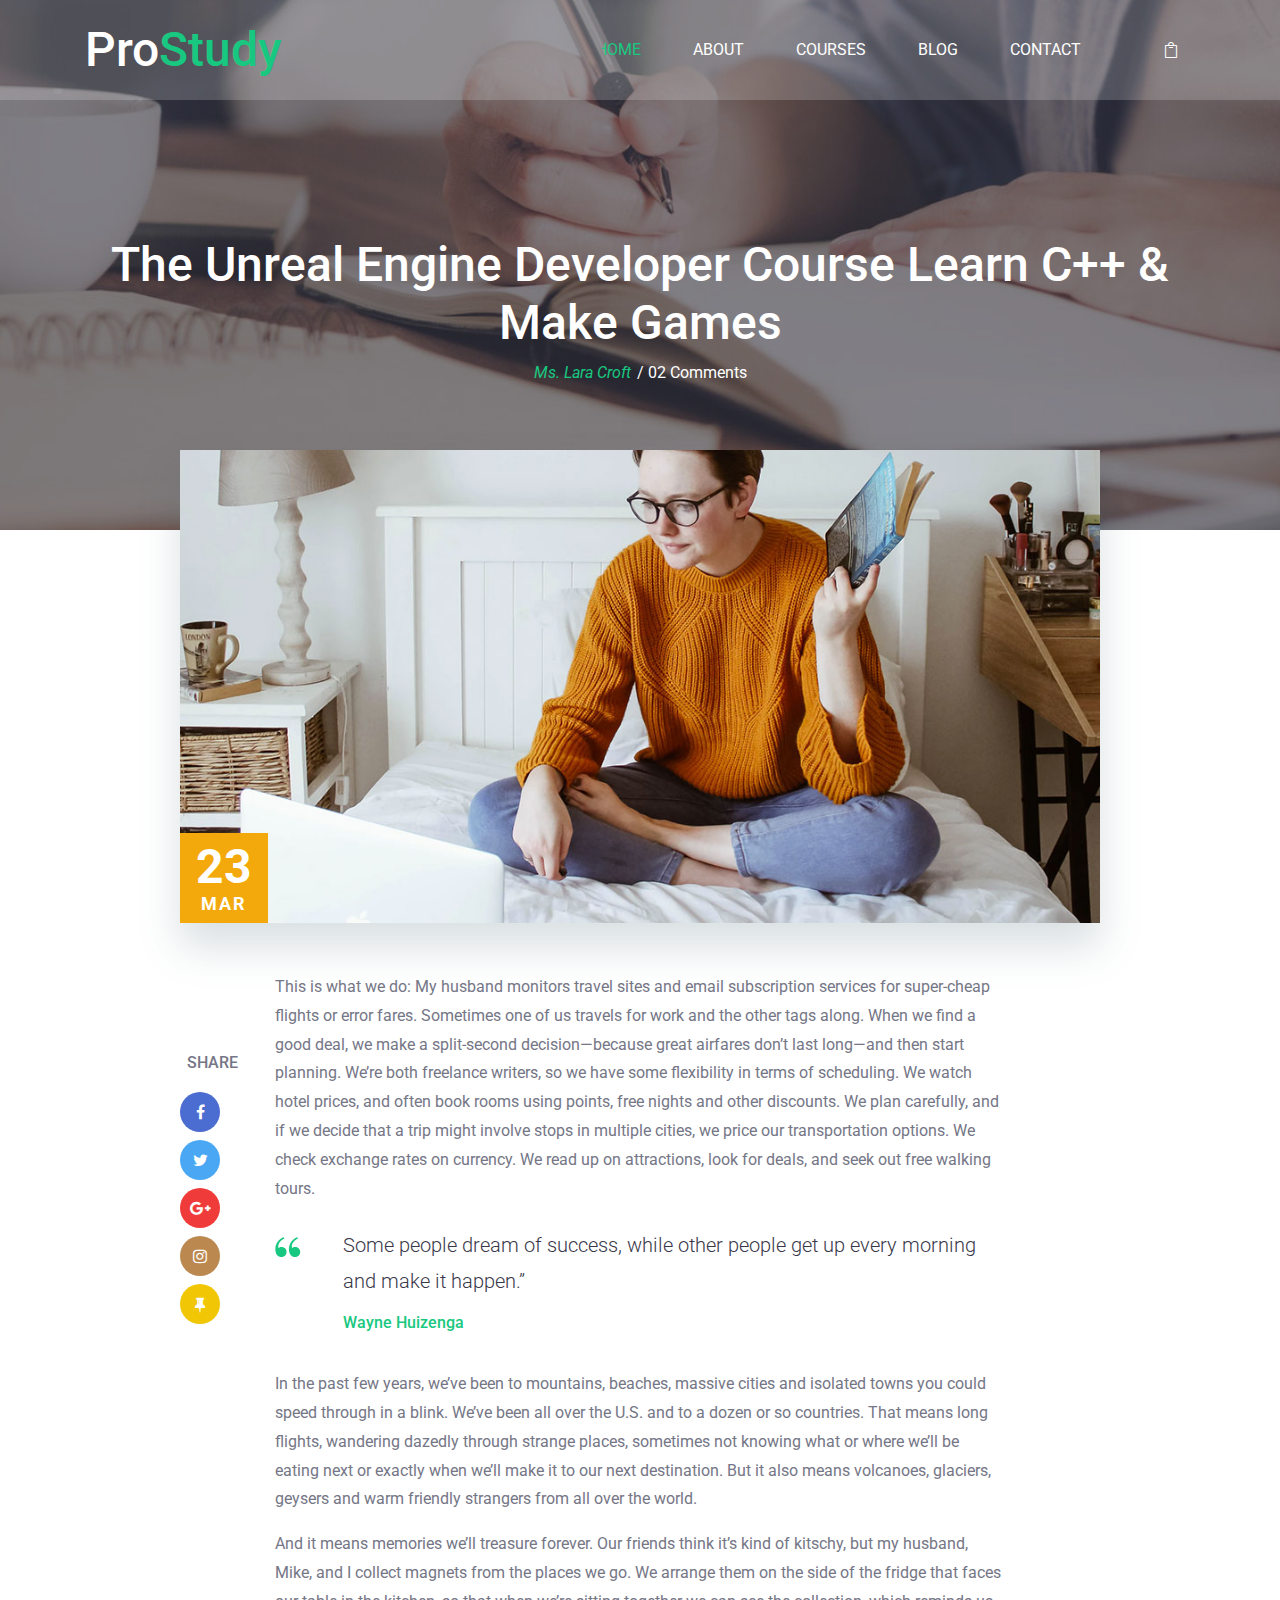
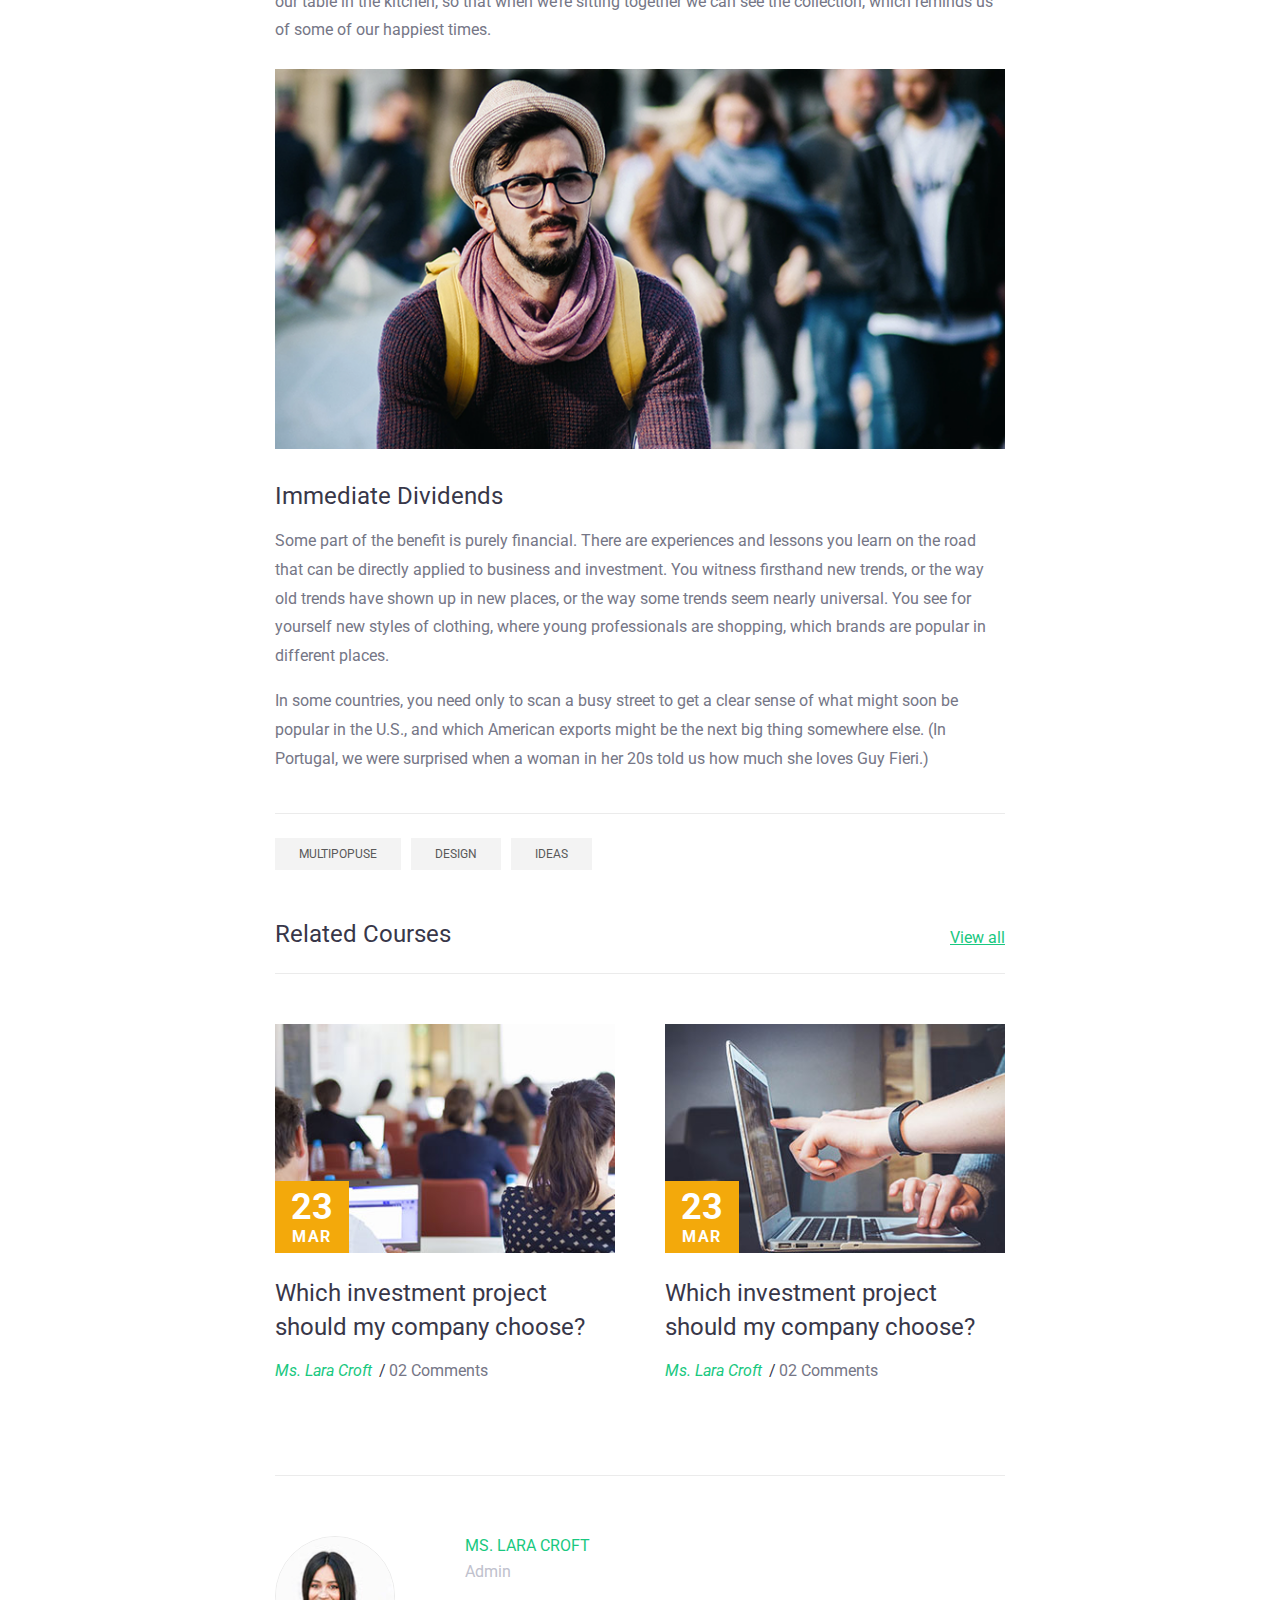
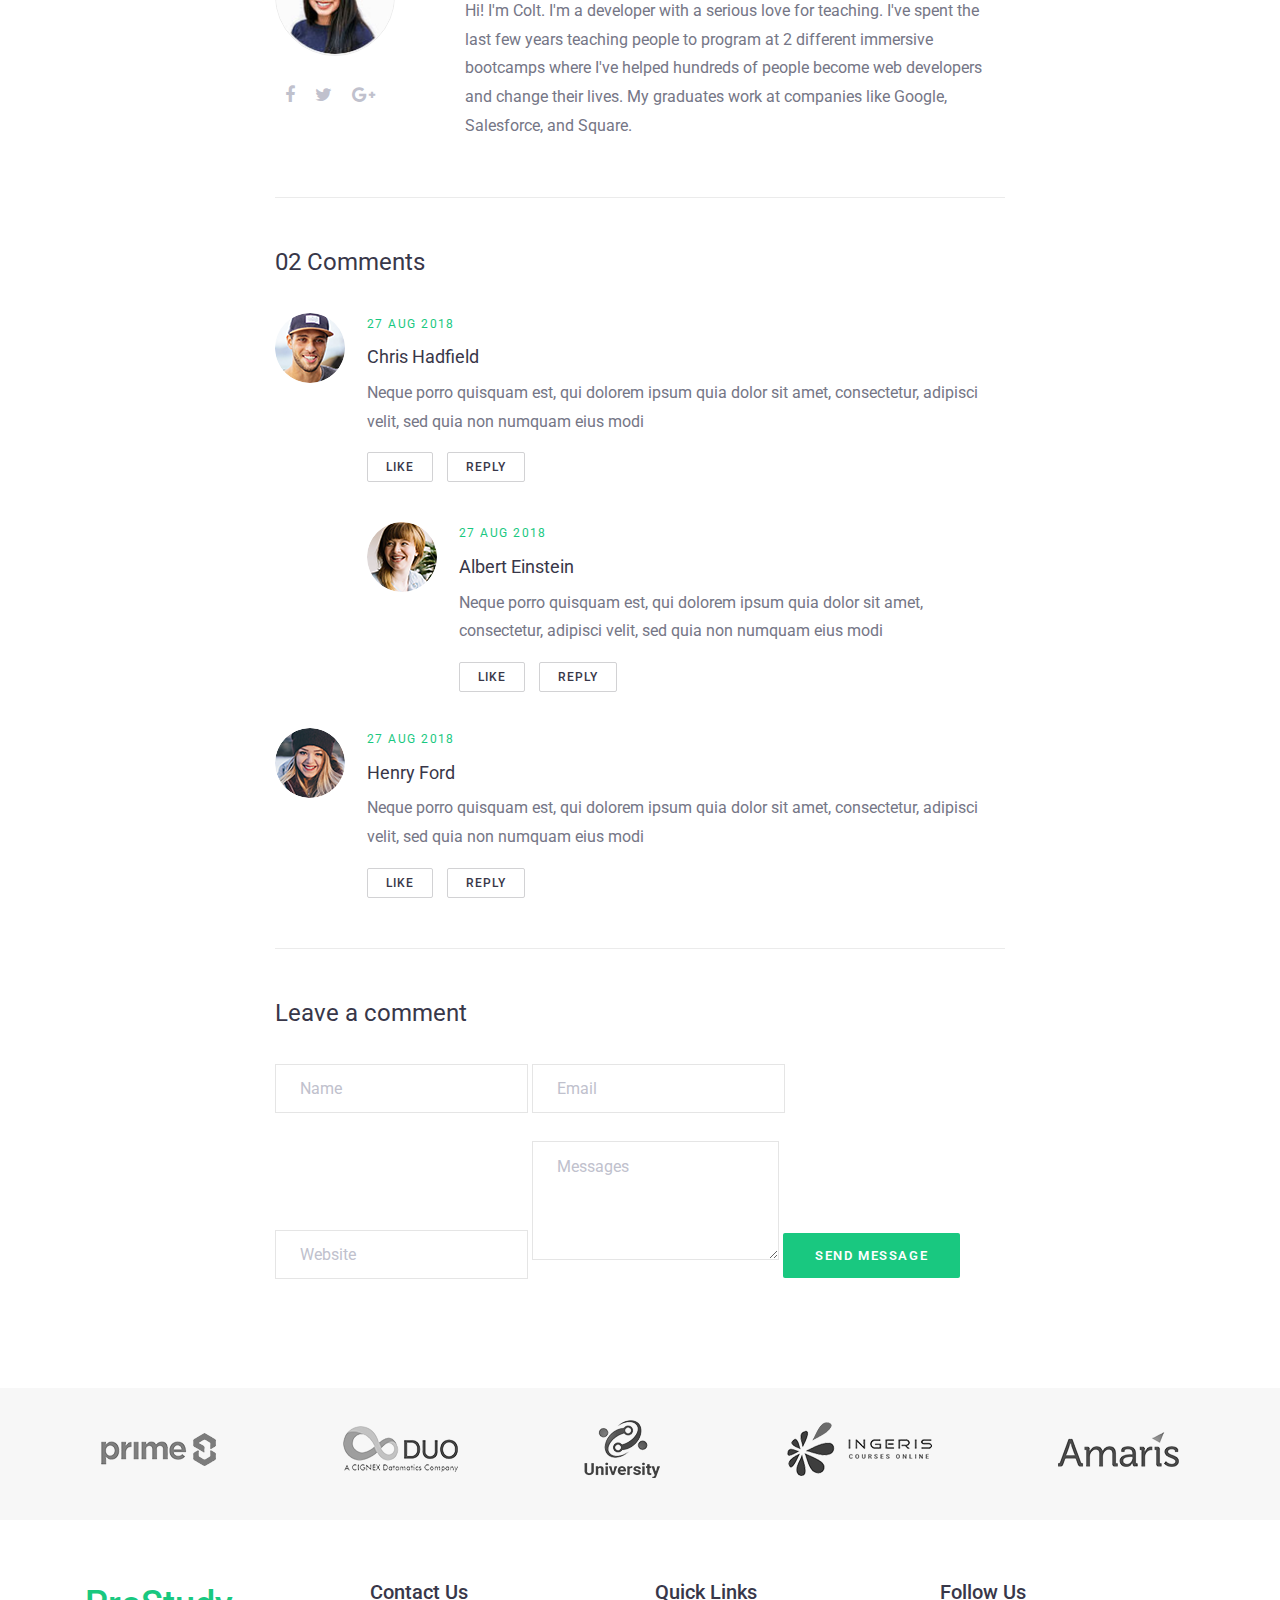
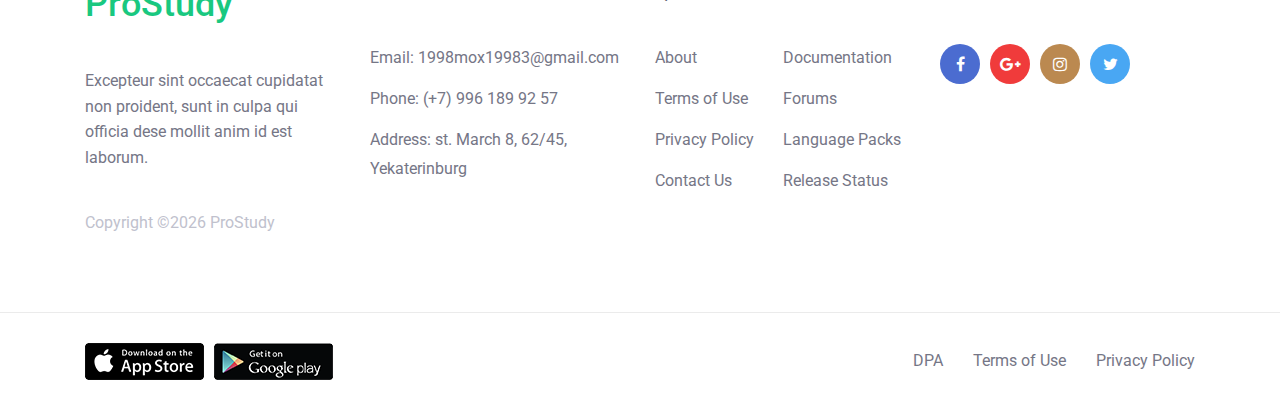
<file: src/main/webapp/WEB-INF/views/single-post.html>
<!DOCTYPE html>
<html lang="en">
<head>
    <title>Hello World</title>

    <!-- Required meta tags -->
    <meta charset="utf-8">
    <meta name="viewport" content="width=device-width, initial-scale=1, shrink-to-fit=no">

    <!-- Bootstrap CSS -->
    <link rel="stylesheet" href="../../resources/css/bootstrap.min.css">

    <!-- FontAwesome CSS -->
    <link rel="stylesheet" href="../../resources/css/font-awesome.min.css">

    <!-- ElegantFonts CSS -->
    <link rel="stylesheet" href="../../resources/css/elegant-fonts.css">

    <!-- themify-icons CSS -->
    <link rel="stylesheet" href="../../resources/css/themify-icons.css">

    <!-- Swiper CSS -->
    <link rel="stylesheet" href="../../resources/css/swiper.min.css">

    <!-- Styles -->
    <link rel="stylesheet" href="../../resources/style.css">
</head>
<body class="single-blog-post">
    <div class="page-header">
        <header class="site-header">
<!--            <div class="top-header-bar">-->
<!--                <div class="container-fluid">-->
<!--                    <div class="row">-->
<!--                        <div class="col-12 col-lg-6 d-none d-md-flex flex-wrap justify-content-center justify-content-lg-start mb-3 mb-lg-0">-->
<!--                            <div class="header-bar-email d-flex align-items-center">-->
<!--                                <i class="fa fa-envelope"></i><a href="#">tuanna.design@gmail.com</a>-->
<!--                            </div>&lt;!&ndash; .header-bar-email &ndash;&gt;-->

<!--                            <div class="header-bar-text lg-flex align-items-center">-->
<!--                                <p><i class="fa fa-phone"></i>001-1234-88888 </p>-->
<!--                            </div>&lt;!&ndash; .header-bar-text &ndash;&gt;-->
<!--                        </div>&lt;!&ndash; .col &ndash;&gt;-->

<!--                        <div class="col-12 col-lg-6 d-flex flex-wrap justify-content-center justify-content-lg-end align-items-center">-->
<!--                            <div class="header-bar-search">-->
<!--                                <form class="flex align-items-stretch">-->
<!--                                    <input type="search" placeholder="What would you like to learn?">-->
<!--                                    <button type="submit" value="" class="flex justify-content-center align-items-center"><i class="fa fa-search"></i></button>-->
<!--                                </form>-->
<!--                            </div>&lt;!&ndash; .header-bar-search &ndash;&gt;-->

<!--                            <div class="header-bar-menu">-->
<!--                                <ul class="flex justify-content-center align-items-center py-2 pt-md-0">-->
<!--                                    <li><a href="#">Register</a></li>-->
<!--                                    <li><a href="#">Login</a></li>-->
<!--                                </ul>-->
<!--                            </div>&lt;!&ndash; .header-bar-menu &ndash;&gt;-->
<!--                        </div>&lt;!&ndash; .col &ndash;&gt;-->
<!--                    </div>&lt;!&ndash; .row &ndash;&gt;-->
<!--                </div>&lt;!&ndash; .container-fluid &ndash;&gt;-->
<!--            </div>&lt;!&ndash; .top-header-bar &ndash;&gt;-->

            <div class="nav-bar">
                <div class="container">
                    <div class="row">
                        <div class="col-9 col-lg-3">
                            <div class="site-branding">
                                <h1 class="site-title"><a href="index.html" rel="home">Pro<span>Study</span></a></h1>
                            </div><!-- .site-branding -->
                        </div><!-- .col -->

                        <div class="col-3 col-lg-9 flex justify-content-end align-content-center">
                            <nav class="site-navigation flex justify-content-end align-items-center">
                                <ul class="flex flex-column flex-lg-row justify-content-lg-end align-content-center">
                                    <li class="current-menu-item"><a href="/">Home</a></li>
                                    <li><a href="/about">About</a></li>
                                    <li><a href="/courses/courses">Courses</a></li>
                                    <li><a href="/blog">Blog</a></li>
                                    <li><a href="/contact">Contact</a></li>
                                </ul>

                                <div class="hamburger-menu d-lg-none">
                                    <span></span>
                                    <span></span>
                                    <span></span>
                                    <span></span>
                                </div><!-- .hamburger-menu -->

                                <div class="header-bar-cart">
                                    <a href="#" class="flex justify-content-center align-items-center"><span aria-hidden="true" class="icon_bag_alt"></span></a>
                                </div><!-- .header-bar-search -->
                            </nav><!-- .site-navigation -->
                        </div><!-- .col -->
                    </div><!-- .row -->
                </div><!-- .container -->
            </div><!-- .nav-bar -->
        </header><!-- .site-header -->

        <div class="page-header-overlay">
            <div class="container">
                <div class="row">
                    <div class="col-12">
                        <header class="entry-header">
                            <h1 class="entry-title">The Unreal Engine Developer Course Learn C++ & Make Games</h1>

                            <div class="entry-meta flex justify-content-center align-items-center">
                                <div class="post-author"><a href="#">Ms. Lara Croft </a></div>

                                <div class="post-comments"><a href="#">02 Comments</a></div>
                            </div><!-- .entry-meta -->
                        </header><!-- .entry-header -->
                    </div><!-- .col -->
                </div><!-- .row -->
            </div><!-- .container -->
        </div><!-- .page-header-overlay -->
    </div><!-- .page-header -->

    <div class="container">
        <div class="row">
            <div class="col-12 offset-lg-1 col-lg-10">
                <div class="featured-image">
                    <img src="../../resources/images/single-post.jpg" alt="">

                    <div class="posted-date position-absolute">
                        <div class="day">23</div>
                        <div class="month">mar</div>
                    </div><!-- .posted-date -->
                </div><!-- .featured-image -->
            </div><!-- .col -->
        </div><!-- .row -->

        <div class="row">
            <div class="col-12 offset-lg-1 col-lg-1">
                <div class="post-share">
                    <h3>share</h3>

                    <ul class="flex flex-wrap align-items-center p-0 m-0">
                        <li><a href="#"><i class="fa fa-facebook"></i></a></li>
                        <li><a href="#"><i class="fa fa-twitter"></i></a></li>
                        <li><a href="#"><i class="fa fa-google-plus"></i></a></li>
                        <li><a href="#"><i class="fa fa-instagram"></i></a></li>
                        <li><a href="#"><i class="fa fa-thumb-tack"></i></a></li>
                    </ul>
                </div><!-- .post-share -->
            </div><!-- .col -->

            <div class="col-12 col-lg-8">
                <div class="single-post-wrap">
                    <p>This is what we do: My husband monitors travel sites and email subscription services for super-cheap flights or error fares. Sometimes one of us travels for work and the other tags along. When we find a good deal, we make a split-second decision—because great airfares don’t last long—and then start planning. We’re both freelance writers, so we have some flexibility in terms of scheduling. We watch hotel prices, and often book rooms using points, free nights and other discounts. We plan carefully, and if we decide that a trip might involve stops in multiple cities, we price our transportation options. We check exchange rates on currency. We read up on attractions, look for deals, and seek out free walking tours.</p>

                    <blockquote>
                        Some people dream of success, while other people get up every morning and make it happen.”

                        <span>Wayne Huizenga</span>
                    </blockquote>

                    <p>In the past few years, we’ve been to mountains, beaches, massive cities and isolated towns you could speed through in a blink. We’ve been all over the U.S. and to a dozen or so countries. That means long flights, wandering dazedly through strange places, sometimes not knowing what or where we’ll be eating next or exactly when we’ll make it to our next destination. But it also means volcanoes, glaciers, geysers and warm friendly strangers from all over the world.</p>

                    <p>And it means memories we’ll treasure forever. Our friends think it’s kind of kitschy, but my husband, Mike, and I collect magnets from the places we go. We arrange them on the side of the fridge that faces our table in the kitchen, so that when we’re sitting together we can see the collection, which reminds us of some of our happiest times.</p>

                    <figure class="my-4"><img src="../../resources/images/blog-post-img.png" alt=""></figure>

                    <h3 class="mb-3">Immediate Dividends</h3>

                    <p>Some part of the benefit is purely financial. There are experiences and lessons you learn on the road that can be directly applied to business and investment. You witness firsthand new trends, or the way old trends have shown up in new places, or the way some trends seem nearly universal. You see for yourself new styles of clothing, where young professionals are shopping, which brands are popular in different places. </p>

                    <p>In some countries, you need only to scan a busy street to get a clear sense of what might soon be popular in the U.S., and which American exports might be the next big thing somewhere else. (In Portugal, we were surprised when a woman in her 20s told us how much she loves Guy Fieri.)</p>
                </div><!-- .single-post-wrap -->

                <div class="tags-links mt-4">
                    <ul class="d-flex flex-wrap align-items-center p-0 m-0">
                        <li><a href="#">Multipopuse</a></li>
                        <li><a href="#">Design</a></li>
                        <li><a href="#">Ideas</a></li>
                    </ul>
                </div><!-- .tags-links -->

                <div class="related-blog-posts">
                    <header class="entry-heading flex flex-wrap justify-content-between align-items-center">
                        <h2 class="entry-title">Related Courses</h2>

                        <a href="#">View all</a>
                    </header><!-- .entry-heading -->

                    <div class="row mx-m-25">
                        <div class="col-12 col-lg-6 px-25">
                            <div class="blog-post-content">
                                <figure class="blog-post-thumbnail position-relative m-0">
                                    <a href="#"><img src="../../resources/images/b-5.jpg" alt=""></a>

                                    <div class="posted-date position-absolute">
                                        <div class="day">23</div>
                                        <div class="month">mar</div>
                                    </div>
                                </figure><!-- .blog-post-thumbnail -->

                                <div class="blog-post-content-wrap">
                                    <header class="entry-header">
                                        <h2 class="entry-title"><a href="#">Which investment project should my company choose?</a></h2>

                                        <div class="entry-meta flex flex-wrap align-items-center">
                                            <div class="post-author"><a href="#">Ms. Lara Croft </a></div>

                                            <div class="post-comments"><a href="#">02 Comments</a></div>
                                        </div><!-- .entry-meta -->
                                    </header><!-- .entry-header -->
                                </div><!-- .blog-post-content-wrap -->
                            </div><!-- .blog-post-content -->
                        </div><!-- .col -->

                        <div class="col-12 col-lg-6 px-25">
                            <div class="blog-post-content">
                                <figure class="blog-post-thumbnail position-relative m-0">
                                    <a href="#"><img src="../../resources/images/b-6.jpg" alt=""></a>

                                    <div class="posted-date position-absolute">
                                        <div class="day">23</div>
                                        <div class="month">mar</div>
                                    </div>
                                </figure><!-- .blog-post-thumbnail -->

                                <div class="blog-post-content-wrap">
                                    <header class="entry-header">
                                        <h2 class="entry-title"><a href="#">Which investment project should my company choose?</a></h2>

                                        <div class="entry-meta flex flex-wrap align-items-center">
                                            <div class="post-author"><a href="#">Ms. Lara Croft </a></div>

                                            <div class="post-comments"><a href="#">02 Comments</a></div>
                                        </div><!-- .entry-meta -->
                                    </header><!-- .entry-header -->
                                </div><!-- .blog-post-content-wrap -->
                            </div><!-- .blog-post-content -->
                        </div><!-- .col -->
                    </div><!-- .row -->
                </div><!-- .related-course -->

                <div class="author-box">
                    <div class="author-info flex flex-wrap">
                        <div class="author-avatar">
                            <img src="../../resources/images/instructor.jpg" alt="">

                            <ul class="author-social-profile p-0 m-0 mt-3 d-flex flex-wrap align-items-center">
                                <li><a href="#"><i class="fa fa-facebook"></i></a></li>
                                <li><a href="#"><i class="fa fa-twitter"></i></a></li>
                                <li><a href="#"><i class="fa fa-google-plus"></i></a></li>
                            </ul>
                        </div><!-- .author-avatar -->

                        <div class="author-details">
                            <h3 class="author-name">Ms. Lara Croft <span>Admin</span></h3>

                            <div class="entry-content mt-3">
                                <p>Hi! I'm Colt. I'm a developer with a serious love for teaching. I've spent the last few years teaching people to program at 2 different immersive bootcamps where I've helped hundreds of people become web developers and change their lives. My graduates work at companies like Google, Salesforce, and Square.</p>
                            </div><!-- .entry-content -->
                        </div><!-- .author-details -->
                    </div><!-- .author-info -->
                </div><!-- .author-box -->

                <div class="post-comments-wrap">
                    <div class="post-comments">
                        <h3 class="comments-title"><span class="comments-number">02 Comments</span></h3>

                        <ol class="comment-list">
                            <li class="comment">
                                <article class="comment-body">
                                    <figure class="comment-author-avatar">
                                        <img src="../../resources/images/c-1.png" alt="">
                                    </figure><!-- .comment-author-avatar -->

                                    <div class="comment-wrap">
                                        <div class="comment-author">
                                            <span class="comment-meta d-block">
                                                <a href="#">27 Aug 2018</a>
                                            </span><!-- .comment-meta -->

                                            <span class="fn">
                                                <a href="#">Chris Hadfield</a>
                                            </span><!-- .fn -->
                                        </div><!-- .comment-author -->

                                        <p>Neque porro quisquam est, qui dolorem ipsum quia dolor sit amet, consectetur, adipisci velit, sed quia non numquam eius modi</p>

                                        <div class="reply">
                                            <a href="#">like</a>
                                            <a href="#">reply</a>
                                        </div><!-- .reply -->
                                    </div><!-- .comment-wrap -->

                                    <div class="clearfix"></div>
                                </article><!-- .comment-body -->

                                <ol class="children">
                                    <li class="comment">
                                        <article class="comment-body">
                                            <figure class="comment-author-avatar">
                                                <img src="../../resources/images/c-2.png" alt="">
                                            </figure><!-- .comment-author-avatar -->

                                            <div class="comment-wrap">
                                                <div class="comment-author">
                                                    <span class="comment-meta d-block">
                                                        <a href="#">27 Aug 2018</a>
                                                    </span><!-- .comment-meta -->

                                                    <span class="fn">
                                                        <a href="#">Albert Einstein</a>
                                                    </span><!-- .fn -->
                                                </div><!-- .comment-author -->

                                                <p>Neque porro quisquam est, qui dolorem ipsum quia dolor sit amet, consectetur, adipisci velit, sed quia non numquam eius modi </p>

                                                <div class="reply">
                                                    <a href="#">like</a>
                                                    <a href="#">reply</a>
                                                </div><!-- .reply -->
                                            </div><!-- .comment-wrap -->

                                            <div class="clearfix"></div>
                                        </article><!-- .comment-body -->
                                    </li><!-- .comment -->
                                </ol><!-- .children -->
                            </li><!-- .comment -->

                            <li class="comment">
                                <article class="comment-body">
                                    <figure class="comment-author-avatar">
                                        <img src="../../resources/images/c-3.png" alt="">
                                    </figure><!-- .comment-author-avatar -->

                                    <div class="comment-wrap">
                                        <div class="comment-author">
                                            <span class="comment-meta d-block">
                                                <a href="#">27 Aug 2018</a>
                                            </span><!-- .comment-meta -->

                                            <span class="fn">
                                                <a href="#">Henry Ford</a>
                                            </span><!-- .comment-autho -->
                                        </div><!-- .comment-author -->

                                        <p>Neque porro quisquam est, qui dolorem ipsum quia dolor sit amet, consectetur, adipisci velit, sed quia non numquam eius modi </p>

                                        <div class="reply">
                                            <a href="#">like</a>
                                            <a href="#">reply</a>
                                        </div><!-- .reply -->
                                    </div><!-- .comment-wrap -->

                                    <div class="clearfix"></div>
                                </article><!-- .comment-body -->
                            </li><!-- .comment -->
                        </ol><!-- .comment-list -->
                    </div><!-- .post-comments -->

                    <div class="comments-form">
                        <div class="comment-respond">
                            <h3 class="comment-reply-title">Leave a comment</h3>

                            <form class="comment-form">
                                <label>
                                    <input type="text" placeholder="Name">
                                </label>
                                <label>
                                    <input type="email" placeholder="Email">
                                </label>
                                <label>
                                    <input type="url" placeholder="Website">
                                </label>
                                <label>
                                    <textarea rows="4" placeholder="Messages"></textarea>
                                </label>
                                <input type="submit" value="send message">
                            </form><!-- .comment-form -->
                        </div><!-- .comment-respond -->
                    </div><!-- .comments-form -->
                </div><!-- .post-comments-wrap -->
            </div><!-- .col -->
        </div><!-- .row -->
    </div><!-- .container -->

    <div class="clients-logo">
        <div class="container">
            <div class="row">
                <div class="col-12 flex flex-wrap justify-content-center justify-content-lg-between align-items-center">
                    <div class="logo-wrap">
                        <img src="../../resources/images/logo-1.png" alt="">
                    </div><!-- .logo-wrap -->

                    <div class="logo-wrap">
                        <img src="../../resources/images/logo-2.png" alt="">
                    </div><!-- .logo-wrap -->

                    <div class="logo-wrap">
                        <img src="../../resources/images/logo-3.png" alt="">
                    </div><!-- .logo-wrap -->

                    <div class="logo-wrap">
                        <img src="../../resources/images/logo-4.png" alt="">
                    </div><!-- .logo-wrap -->

                    <div class="logo-wrap">
                        <img src="../../resources/images/logo-5.png" alt="">
                    </div><!-- .logo-wrap -->
                </div><!-- .col -->
            </div><!-- .row -->
        </div><!-- .container -->
    </div><!-- .clients-logo -->

    <footer class="site-footer">
        <div class="footer-widgets">
            <div class="container">
                <div class="row">
                    <div class="col-12 col-md-6 col-lg-3">
                        <div class="foot-about">
                            <div class="site-branding">
                                <h1 class="site-title "><a href="/" rel="home"><span>ProStudy</span></a></h1>
                            </div><!-- .site-branding -->

                            <p>Excepteur sint occaecat cupidatat non proident, sunt in culpa qui officia dese mollit anim id est laborum. </p>

                            <p class="footer-copyright"><!-- Link back to Colorlib can't be removed. Template is licensed under CC BY 3.0. -->
                                Copyright &copy;<script>document.write(new Date().getFullYear());</script> ProStudy
                                <!-- Link back to Colorlib can't be removed. Template is licensed under CC BY 3.0. --></p>
                        </div><!-- .foot-about -->
                    </div><!-- .col -->

                    <div class="col-12 col-md-6 col-lg-3 mt-5 mt-md-0">
                        <div class="foot-contact">
                            <h2>Contact Us</h2>

                            <ul>
                                <li>Email: 1998mox19983@gmail.com</li>
                                <li>Phone: (+7) 996 189 92 57</li>
                                <li>Address: st. March 8, 62/45, Yekaterinburg</li>
                            </ul>
                        </div><!-- .foot-contact -->
                    </div><!-- .col -->

                    <div class="col-12 col-md-6 col-lg-3 mt-5 mt-lg-0">
                        <div class="quick-links flex flex-wrap">
                            <h2 class="w-100">Quick Links</h2>

                            <ul class="w-50">
                                <li><a href="#">About </a></li>
                                <li><a href="#">Terms of Use </a></li>
                                <li><a href="#">Privacy Policy </a></li>
                                <li><a href="#">Contact Us</a></li>
                            </ul>

                            <ul class="w-50">
                                <li><a href="#">Documentation</a></li>
                                <li><a href="#">Forums</a></li>
                                <li><a href="#">Language Packs</a></li>
                                <li><a href="#">Release Status</a></li>
                            </ul>
                        </div><!-- .quick-links -->
                    </div><!-- .col -->

                    <div class="col-12 col-md-6 col-lg-3 mt-5 mt-lg-0">
                        <div class="follow-us">
                            <h2>Follow Us</h2>

                            <ul class="follow-us flex flex-wrap align-items-center">
                                <li><a href="#"><i class="fa fa-facebook"></i></a></li>
                                <li><a href="#"><i class="fa fa-google-plus"></i></a></li>
                                <li><a href="#"><i class="fa fa-instagram"></i></a></li>
                                <li><a href="#"><i class="fa fa-twitter"></i></a></li>
                            </ul>
                        </div><!-- .quick-links -->
                    </div><!-- .col -->
                </div><!-- .row -->
            </div><!-- .container -->
        </div><!-- .footer-widgets -->

        <div class="footer-bar">
            <div class="container">
                <div class="row flex-wrap justify-content-center justify-content-lg-between align-items-center">
                    <div class="col-12 col-lg-6">
                        <div class="download-apps flex flex-wrap justify-content-center justify-content-lg-start align-items-center">
                            <a href="#"><img src="../../resources/images/app-store.png" alt=""></a>
                            <a href="#"><img src="../../resources/images/play-store.png" alt=""></a>
                        </div><!-- .download-apps -->

                    </div>

                    <div class="col-12 col-lg-6 mt-4 mt-lg-0">
                        <div class="footer-bar-nav">
                            <ul class="flex flex-wrap justify-content-center justify-content-lg-end align-items-center">
                                <li><a href="/">DPA</a></li>
                                <li><a href="/">Terms of Use</a></li>
                                <li><a href="/">Privacy Policy</a></li>
                            </ul>
                        </div><!-- .footer-bar-nav -->
                    </div><!-- .col-12 -->
                </div><!-- .row -->
            </div><!-- .container -->
        </div><!-- .footer-bar -->
    </footer><!-- .site-footer -->

    <script type='text/javascript' src='../../resources/js/jquery.js'></script>
    <script type='text/javascript' src='../../resources/js/swiper.min.js'></script>
    <script type='text/javascript' src='../../resources/js/masonry.pkgd.min.js'></script>
    <script type='text/javascript' src='../../resources/js/jquery.collapsible.min.js'></script>
    <script type='text/javascript' src='../../resources/js/custom.js'></script>

</body>
</html>
</file>
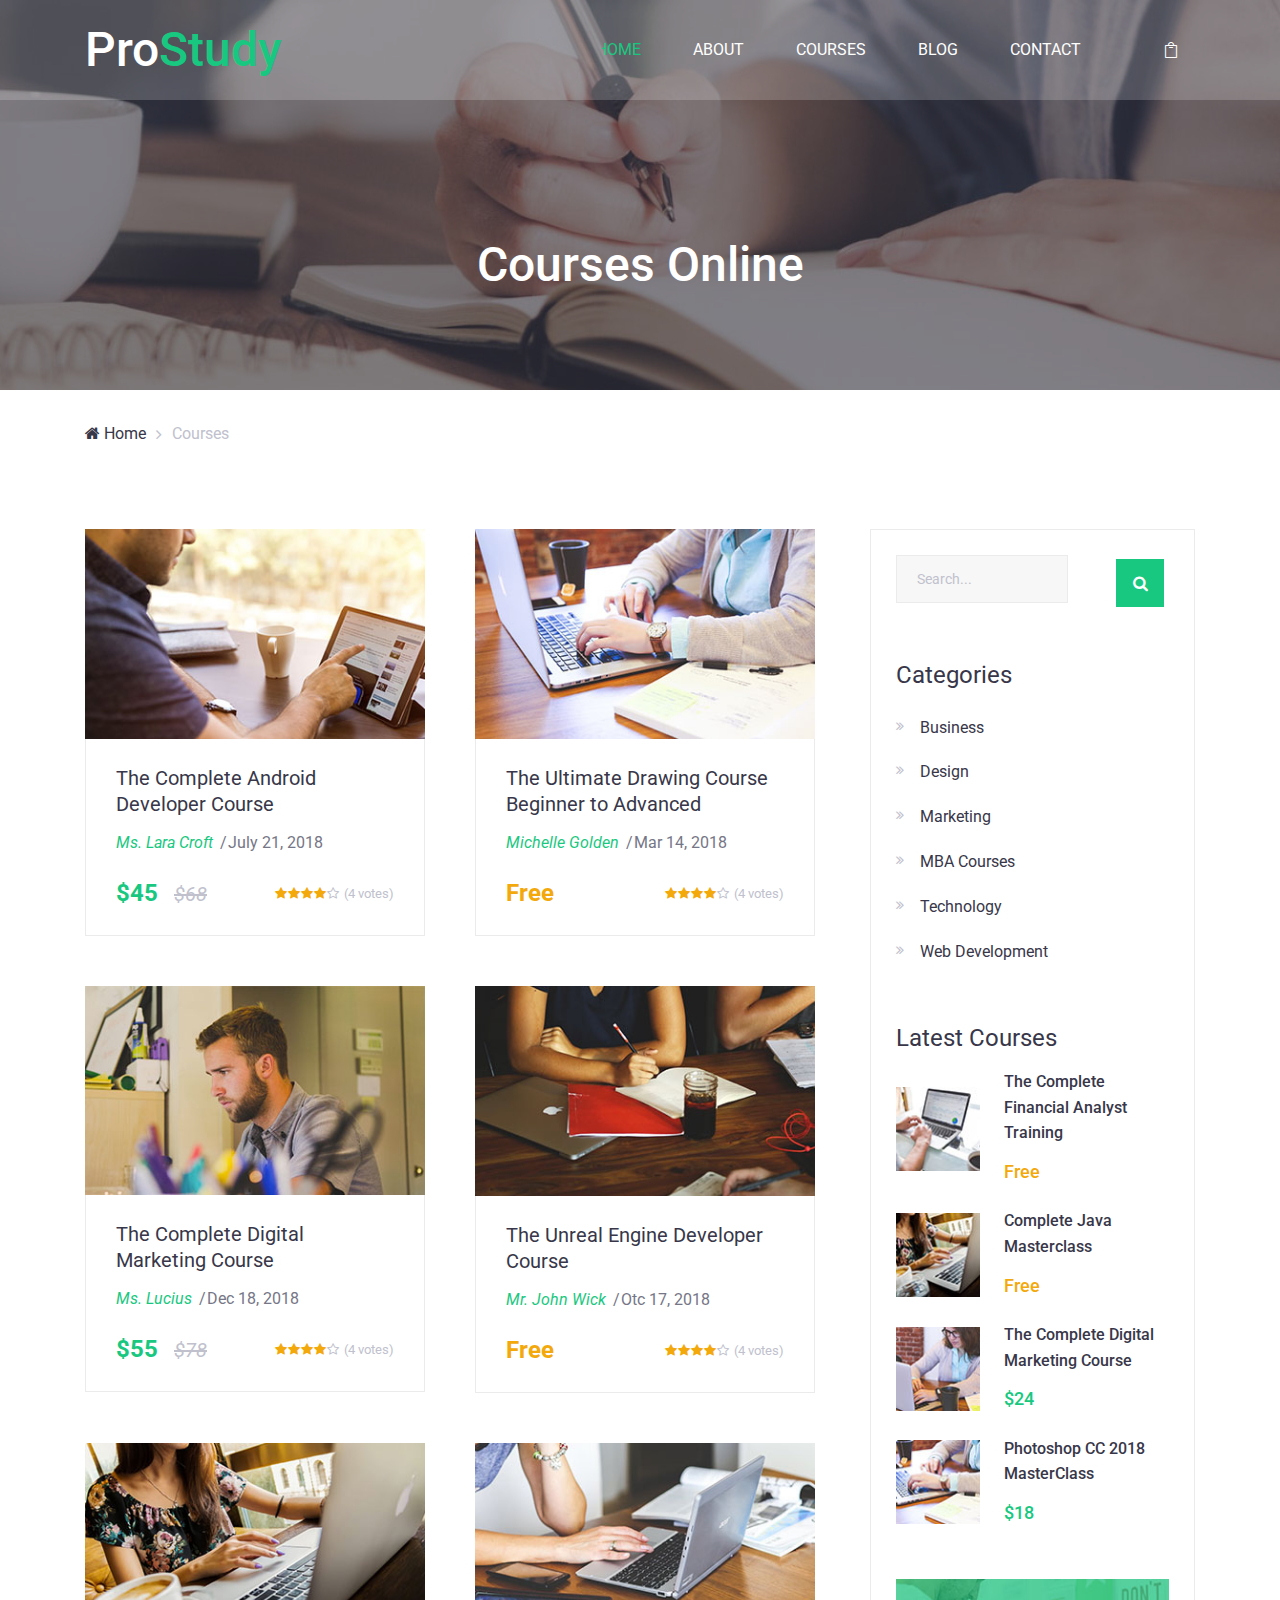
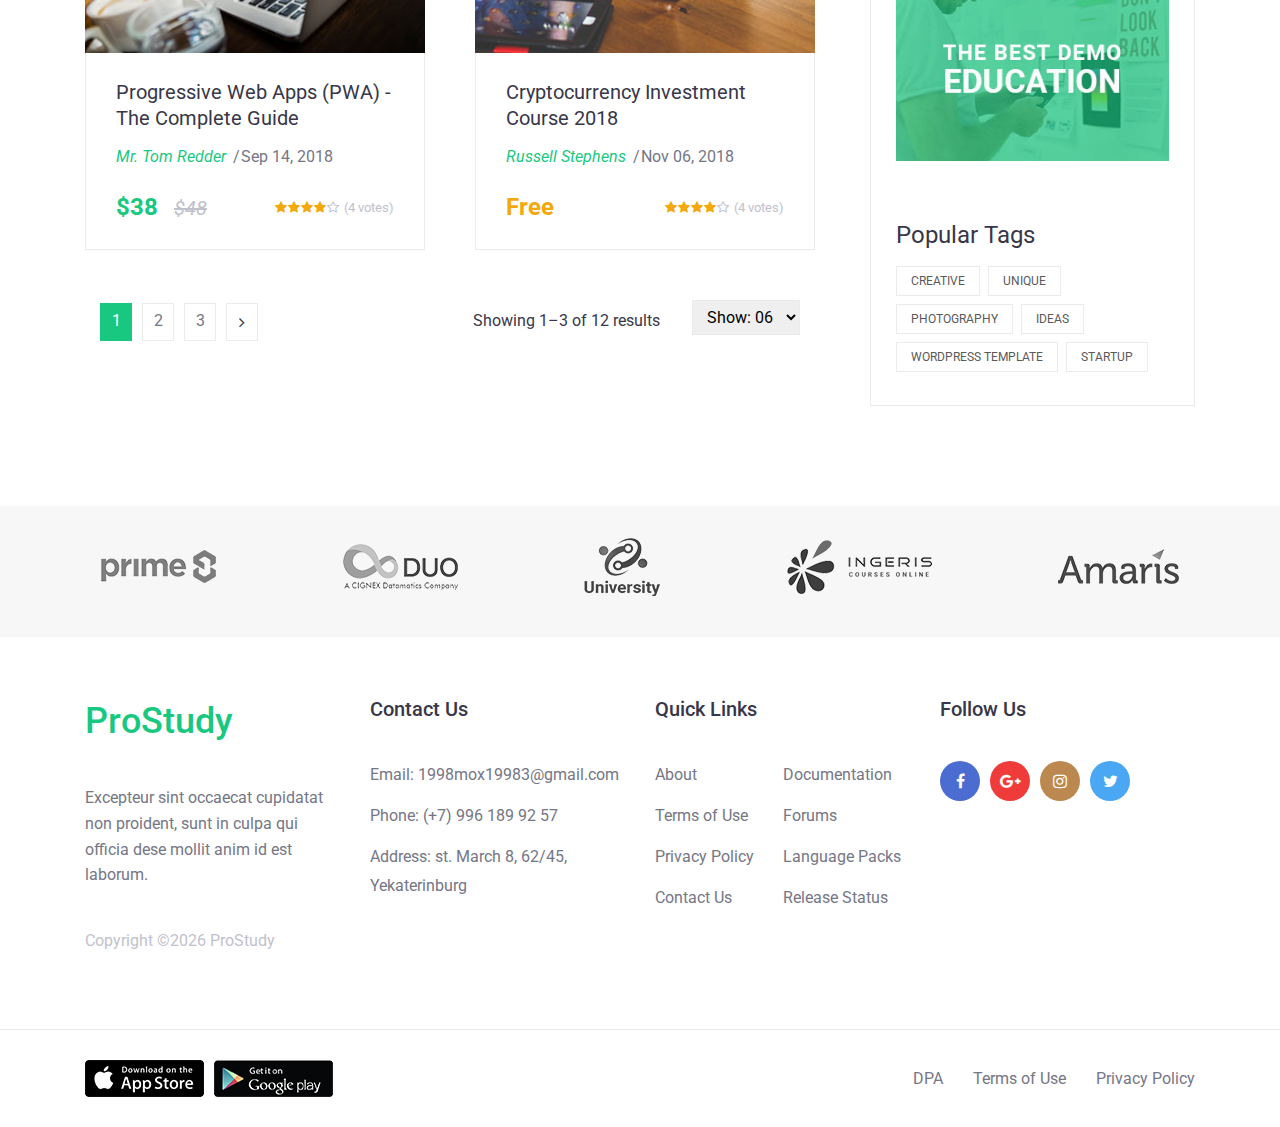
<file: src/main/webapp/WEB-INF/views/courses/courses.html>
<!DOCTYPE html>
<html lang="en">
<head>
    <title>Hello World</title>

    <!-- Required meta tags -->
    <meta charset="utf-8">
    <meta name="viewport" content="width=device-width, initial-scale=1, shrink-to-fit=no">

    <!-- Bootstrap CSS -->
    <link rel="stylesheet" href="../../../resources/css/bootstrap.min.css">

    <!-- FontAwesome CSS -->
    <link rel="stylesheet" href="../../../resources/css/font-awesome.min.css">

    <!-- ElegantFonts CSS -->
    <link rel="stylesheet" href="../../../resources/css/elegant-fonts.css">

    <!-- themify-icons CSS -->
    <link rel="stylesheet" href="../../../resources/css/themify-icons.css">

    <!-- Swiper CSS -->
    <link rel="stylesheet" href="../../../resources/css/swiper.min.css">

    <!-- Styles -->
    <link rel="stylesheet" href="../../../resources/style.css">
</head>
<body class="courses-page">
    <div class="page-header">
        <header class="site-header">
<!--            <div class="top-header-bar">-->
<!--                <div class="container-fluid">-->
<!--                    <div class="row">-->
<!--                        <div class="col-12 col-lg-6 d-none d-md-flex flex-wrap justify-content-center justify-content-lg-start mb-3 mb-lg-0">-->
<!--                            <div class="header-bar-email d-flex align-items-center">-->
<!--                                <i class="fa fa-envelope"></i><a href="#">tuanna.design@gmail.com</a>-->
<!--                            </div>&lt;!&ndash; .header-bar-email &ndash;&gt;-->

<!--                            <div class="header-bar-text lg-flex align-items-center">-->
<!--                                <p><i class="fa fa-phone"></i>001-1234-88888 </p>-->
<!--                            </div>&lt;!&ndash; .header-bar-text &ndash;&gt;-->
<!--                        </div>&lt;!&ndash; .col &ndash;&gt;-->

<!--                        <div class="col-12 col-lg-6 d-flex flex-wrap justify-content-center justify-content-lg-end align-items-center">-->
<!--                            <div class="header-bar-search">-->
<!--                                <form class="flex align-items-stretch">-->
<!--                                    <label>-->
<!--                                        <input type="search" placeholder="What would you like to learn?">-->
<!--                                    </label>-->
<!--                                    <button type="submit" value="" class="flex justify-content-center align-items-center"><i class="fa fa-search"></i></button>-->
<!--                                </form>-->
<!--                            </div>&lt;!&ndash; .header-bar-search &ndash;&gt;-->

<!--                            <div class="header-bar-menu">-->
<!--                                <ul class="flex justify-content-center align-items-center py-2 pt-md-0">-->
<!--                                    <li><a href="#">Register</a></li>-->
<!--                                    <li><a href="#">Login</a></li>-->
<!--                                </ul>-->
<!--                            </div>&lt;!&ndash; .header-bar-menu &ndash;&gt;-->
<!--                        </div>&lt;!&ndash; .col &ndash;&gt;-->
<!--                    </div>&lt;!&ndash; .row &ndash;&gt;-->
<!--                </div>&lt;!&ndash; .container-fluid &ndash;&gt;-->
<!--            </div>&lt;!&ndash; .top-header-bar &ndash;&gt;-->

            <div class="nav-bar">
                <div class="container">
                    <div class="row">
                        <div class="col-9 col-lg-3">
                            <div class="site-branding">
                                <h1 class="site-title"><a href="../index.html" rel="home">Pro<span>Study</span></a></h1>
                            </div><!-- .site-branding -->
                        </div><!-- .col -->

                        <div class="col-3 col-lg-9 flex justify-content-end align-content-center">
                            <nav class="site-navigation flex justify-content-end align-items-center">
                                <ul class="flex flex-column flex-lg-row justify-content-lg-end align-content-center">
                                    <li class="current-menu-item"><a href="/">Home</a></li>
                                    <li><a href="/about">About</a></li>
                                    <li><a href="/courses/courses">Courses</a></li>
                                    <li><a href="/blog">Blog</a></li>
                                    <li><a href="/contact">Contact</a></li>
                                </ul>

                                <div class="hamburger-menu d-lg-none">
                                    <span></span>
                                    <span></span>
                                    <span></span>
                                    <span></span>
                                </div><!-- .hamburger-menu -->

                                <div class="header-bar-cart">
                                    <a href="#" class="flex justify-content-center align-items-center"><span aria-hidden="true" class="icon_bag_alt"></span></a>
                                </div><!-- .header-bar-search -->
                            </nav><!-- .site-navigation -->
                        </div><!-- .col -->
                    </div><!-- .row -->
                </div><!-- .container -->
            </div><!-- .nav-bar -->
        </header><!-- .site-header -->

        <div class="page-header-overlay">
            <div class="container">
                <div class="row">
                    <div class="col-12">
                        <header class="entry-header">
                            <h1>Courses Online</h1>
                        </header><!-- .entry-header -->
                    </div><!-- .col -->
                </div><!-- .row -->
            </div><!-- .container -->
        </div><!-- .page-header-overlay -->
    </div><!-- .page-header -->

    <div class="container">
        <div class="row">
            <div class="col-12">
                <div class="breadcrumbs">
                    <ul class="flex flex-wrap align-items-center p-0 m-0">
                        <li><a href="#"><i class="fa fa-home"></i> Home</a></li>
                        <li>Courses</li>
                    </ul>
                </div><!-- .breadcrumbs -->
            </div><!-- .col -->
        </div><!-- .row -->

        <div class="row">
            <div class="col-12 col-lg-8">
                <div class="featured-courses courses-wrap">
                    <div class="row mx-m-25">
                        <div class="col-12 col-md-6 px-25">
                            <div class="course-content">
                                <figure class="course-thumbnail">
                                    <a href="#"><img src="../../../resources/images/1.jpg" alt=""></a>
                                </figure><!-- .course-thumbnail -->

                                <div class="course-content-wrap">
                                    <header class="entry-header">
                                        <h2 class="entry-title"><a href="#">The Complete Android Developer Course</a></h2>

                                        <div class="entry-meta flex flex-wrap align-items-center">
                                            <div class="course-author"><a href="#">Ms. Lara Croft </a></div>

                                            <div class="course-date">July 21, 2018</div>
                                        </div><!-- .course-date -->
                                    </header><!-- .entry-header -->

                                    <footer class="entry-footer flex flex-wrap justify-content-between align-items-center">
                                        <div class="course-cost">
                                            $45 <span class="price-drop">$68</span>
                                        </div><!-- .course-cost -->

                                        <div class="course-ratings flex justify-content-end align-items-center">
                                            <span class="fa fa-star checked"></span>
                                            <span class="fa fa-star checked"></span>
                                            <span class="fa fa-star checked"></span>
                                            <span class="fa fa-star checked"></span>
                                            <span class="fa fa-star-o"></span>

                                            <span class="course-ratings-count">(4 votes)</span>
                                        </div><!-- .course-ratings -->
                                    </footer><!-- .entry-footer -->
                                </div><!-- .course-content-wrap -->
                            </div><!-- .course-content -->
                        </div><!-- .col -->

                        <div class="col-12 col-md-6 px-25">
                            <div class="course-content">
                                <figure class="course-thumbnail">
                                    <a href="#"><img src="../../../resources/images/2.jpg" alt=""></a>
                                </figure><!-- .course-thumbnail -->

                                <div class="course-content-wrap">
                                    <header class="entry-header">
                                        <h2 class="entry-title"><a href="#">The Ultimate Drawing Course Beginner to Advanced</a></h2>

                                        <div class="entry-meta flex flex-wrap align-items-center">
                                            <div class="course-author"><a href="#">Michelle Golden</a></div>

                                            <div class="course-date">Mar 14, 2018</div>
                                        </div><!-- .course-date -->
                                    </header><!-- .entry-header -->

                                    <footer class="entry-footer flex flex-wrap justify-content-between align-items-center">
                                        <div class="course-cost">
                                            <span class="free-cost">Free</span>
                                        </div><!-- .price-drop -->

                                        <div class="course-ratings flex justify-content-end align-items-center">
                                            <span class="fa fa-star checked"></span>
                                            <span class="fa fa-star checked"></span>
                                            <span class="fa fa-star checked"></span>
                                            <span class="fa fa-star checked"></span>
                                            <span class="fa fa-star-o"></span>

                                            <span class="course-ratings-count">(4 votes)</span>
                                        </div><!-- .course-ratings -->
                                    </footer><!-- .entry-footer -->
                                </div><!-- .course-content-wrap -->
                            </div><!-- .course-content -->
                        </div><!-- .col -->

                        <div class="col-12 col-md-6 px-25">
                            <div class="course-content">
                                <figure class="course-thumbnail">
                                    <a href="#"><img src="../../../resources/images/3.jpg" alt=""></a>
                                </figure><!-- .course-thumbnail -->

                                <div class="course-content-wrap">
                                    <header class="entry-header">
                                        <h2 class="entry-title"><a href="#">The Complete Digital Marketing Course</a></h2>

                                        <div class="entry-meta flex flex-wrap align-items-center">
                                            <div class="course-author"><a href="#">Ms. Lucius</a></div>

                                            <div class="course-date">Dec 18, 2018</div>
                                        </div><!-- .course-date -->
                                    </header><!-- .entry-header -->

                                    <footer class="entry-footer flex flex-wrap justify-content-between align-items-center">
                                        <div class="course-cost">
                                            $55 <span class="price-drop">$78</span>
                                        </div><!-- .course-cost -->

                                        <div class="course-ratings flex justify-content-end align-items-center">
                                            <span class="fa fa-star checked"></span>
                                            <span class="fa fa-star checked"></span>
                                            <span class="fa fa-star checked"></span>
                                            <span class="fa fa-star checked"></span>
                                            <span class="fa fa-star-o"></span>

                                            <span class="course-ratings-count">(4 votes)</span>
                                        </div><!-- .course-ratings -->
                                    </footer><!-- .entry-footer -->
                                </div><!-- .course-content-wrap -->
                            </div><!-- .course-content -->
                        </div><!-- .col -->

                        <div class="col-12 col-md-6 px-25">
                            <div class="course-content">
                                <figure class="course-thumbnail">
                                    <a href="#"><img src="../../../resources/images/4.jpg" alt=""></a>
                                </figure><!-- .course-thumbnail -->

                                <div class="course-content-wrap">
                                    <header class="entry-header">
                                        <h2 class="entry-title"><a href="#">The Unreal Engine Developer Course</a></h2>

                                        <div class="entry-meta flex flex-wrap align-items-center">
                                            <div class="course-author"><a href="#">Mr. John Wick</a></div>

                                            <div class="course-date">Otc 17, 2018</div>
                                        </div><!-- .course-date -->
                                    </header><!-- .entry-header -->

                                    <footer class="entry-footer flex flex-wrap justify-content-between align-items-center">
                                        <div class="course-cost">
                                            <span class="free-cost">Free</span>
                                        </div><!-- .course-cost -->

                                        <div class="course-ratings flex justify-content-end align-items-center">
                                            <span class="fa fa-star checked"></span>
                                            <span class="fa fa-star checked"></span>
                                            <span class="fa fa-star checked"></span>
                                            <span class="fa fa-star checked"></span>
                                            <span class="fa fa-star-o"></span>

                                            <span class="course-ratings-count">(4 votes)</span>
                                        </div><!-- .course-ratings -->
                                    </footer><!-- .entry-footer -->
                                </div><!-- .course-content-wrap -->
                            </div><!-- .course-content -->
                        </div><!-- .col -->

                        <div class="col-12 col-md-6 px-25">
                            <div class="course-content">
                                <figure class="course-thumbnail">
                                    <a href="#"><img src="../../../resources/images/5.jpg" alt=""></a>
                                </figure><!-- .course-thumbnail -->

                                <div class="course-content-wrap">
                                    <header class="entry-header">
                                        <h2 class="entry-title"><a href="#">Progressive Web Apps (PWA) - The Complete Guide</a></h2>

                                        <div class="entry-meta flex flex-wrap align-items-center">
                                            <div class="course-author"><a href="#">Mr. Tom Redder</a></div>

                                            <div class="course-date">Sep 14, 2018</div>
                                        </div><!-- .course-date -->
                                    </header><!-- .entry-header -->

                                    <footer class="entry-footer flex flex-wrap justify-content-between align-items-center">
                                        <div class="course-cost">
                                            $38 <span class="price-drop">$48</span>
                                        </div><!-- .course-cost -->

                                        <div class="course-ratings flex justify-content-end align-items-center">
                                            <span class="fa fa-star checked"></span>
                                            <span class="fa fa-star checked"></span>
                                            <span class="fa fa-star checked"></span>
                                            <span class="fa fa-star checked"></span>
                                            <span class="fa fa-star-o"></span>

                                            <span class="course-ratings-count">(4 votes)</span>
                                        </div><!-- .course-ratings -->
                                    </footer><!-- .entry-footer -->
                                </div><!-- .course-content-wrap -->
                            </div><!-- .course-content -->
                        </div><!-- .col -->

                        <div class="col-12 col-md-6 px-25">
                            <div class="course-content">
                                <figure class="course-thumbnail">
                                    <a href="#"><img src="../../../resources/images/6.jpg" alt=""></a>
                                </figure><!-- .course-thumbnail -->

                                <div class="course-content-wrap">
                                    <header class="entry-header">
                                        <h2 class="entry-title"><a href="#">Cryptocurrency Investment Course 2018</a></h2>

                                        <div class="entry-meta flex flex-wrap align-items-center">
                                            <div class="course-author"><a href="#">Russell Stephens</a></div>

                                            <div class="course-date">Nov 06, 2018</div>
                                        </div><!-- .course-date -->
                                    </header><!-- .entry-header -->

                                    <footer class="entry-footer flex flex-wrap justify-content-between align-items-center">
                                        <div class="course-cost">
                                            <span class="free-cost">Free</span>
                                        </div><!-- .course-cost -->

                                        <div class="course-ratings flex justify-content-end align-items-center">
                                            <span class="fa fa-star checked"></span>
                                            <span class="fa fa-star checked"></span>
                                            <span class="fa fa-star checked"></span>
                                            <span class="fa fa-star checked"></span>
                                            <span class="fa fa-star-o"></span>

                                            <span class="course-ratings-count">(4 votes)</span>
                                        </div><!-- .course-ratings -->
                                    </footer><!-- .entry-footer -->
                                </div><!-- .course-content-wrap -->
                            </div><!-- .course-content -->
                        </div><!-- .col -->
                    </div><!-- .row -->
                </div><!-- .featured-courses -->

                <div class="pagination flex flex-wrap justify-content-between align-items-center">
                    <div class="col-12 col-lg-4 order-2 order-lg-1 mt-3 mt-lg-0">
                        <ul class="flex flex-wrap align-items-center order-2 order-lg-1 p-0 m-0">
                            <li class="active"><a href="#">1</a></li>
                            <li><a href="#">2</a></li>
                            <li><a href="#">3</a></li>
                            <li><a href="#"><i class="fa fa-angle-right"></i></a></li>
                        </ul>
                    </div>

                    <div class="col-12 flex justify-content-start justify-content-lg-end col-lg-8 order-1 order-lg-2">
                        <div class="pagination-results flex flex-wrap align-items-center">
                            <p class="m-0">Showing 1–3 of 12 results</p>

                            <form>
                                <label>
                                    <select>
                                        <option>Show: 06</option>
                                        <option>Show: 12</option>
                                        <option>Show: 18</option>
                                        <option>Show: 24</option>
                                    </select>
                                </label>
                            </form>
                        </div><!-- .pagination-results -->
                    </div>
                </div><!-- .pagination -->
            </div><!-- .col -->

            <div class="col-12 col-lg-4">
                <div class="sidebar">
                    <div class="search-widget">
                        <form class="flex flex-wrap align-items-center">
                            <label>
                                <input type="search" placeholder="Search...">
                            </label>
                            <button type="submit" class="flex justify-content-center align-items-center"><i class="fa fa-search"></i></button>
                        </form><!-- .flex -->
                    </div><!-- .search-widget -->

                    <div class="cat-links">
                        <h2>Categories</h2>

                        <ul class="p-0 m-0">
                            <li><a href="#">Business</a></li>
                            <li><a href="#">Design</a></li>
                            <li><a href="#">Marketing</a></li>
                            <li><a href="#">MBA Courses</a></li>
                            <li><a href="#">Technology</a></li>
                            <li><a href="#">Web Development</a></li>
                        </ul>
                    </div><!-- .cat-links -->

                    <div class="latest-courses">
                        <h2>Latest Courses</h2>

                        <ul class="p-0 m-0">
                            <li class="flex flex-wrap justify-content-between align-items-center">
                                <img src="../../../resources/images/t-1.jpg" alt="">

                                <div class="content-wrap">
                                    <h3><a href="#">The Complete Financial Analyst Training</a></h3>

                                    <div class="course-cost free-cost">Free</div>
                                </div><!-- .content-wrap -->
                            </li>

                            <li class="flex flex-wrap justify-content-between align-items-center">
                                <img src="../../../resources/images/t-2.jpg" alt="">

                                <div class="content-wrap">
                                    <h3><a href="#">Complete Java
                                        Masterclass</a></h3>

                                    <div class="course-cost free-cost">Free</div>
                                </div><!-- .content-wrap -->
                            </li>

                            <li class="flex flex-wrap justify-content-between align-items-center">
                                <img src="../../../resources/images/t-3.jpg" alt="">

                                <div class="content-wrap">
                                    <h3><a href="#">The Complete Digital Marketing Course</a></h3>

                                    <div class="course-cost">$24</div>
                                </div><!-- .content-wrap -->
                            </li>

                            <li class="flex flex-wrap justify-content-between align-items-center">
                                <img src="../../../resources/images/t-4.jpg" alt="">

                                <div class="content-wrap">
                                    <h3><a href="#">Photoshop CC 2018
                                        MasterClass</a></h3>

                                    <div class="course-cost">$18</div>
                                </div><!-- .content-wrap -->
                            </li>
                        </ul>
                    </div><!-- .latest-courses -->

                    <div class="ads">
                        <img src="../../../resources/images/ads.jpg" alt="">
                    </div><!-- .ads -->

                    <div class="popular-tags">
                        <h2>Popular Tags</h2>

                        <ul class="flex flex-wrap align-items-center p-0 m-0">
                            <li><a href="#">Creative</a></li>
                            <li><a href="#">Unique</a></li>
                            <li><a href="#">Photography</a></li>
                            <li><a href="#">ideas</a></li>
                            <li><a href="#">Wordpress Template</a></li>
                            <li><a href="#">startup</a></li>
                        </ul>
                    </div><!-- .popular-tags -->
                </div><!-- .sidebar -->
            </div><!-- .col -->
        </div><!-- .row -->
    </div><!-- .container -->

    <div class="clients-logo">
        <div class="container">
            <div class="row">
                <div class="col-12 flex flex-wrap justify-content-center justify-content-lg-between align-items-center">
                    <div class="logo-wrap">
                        <img src="../../../resources/images/logo-1.png" alt="">
                    </div><!-- .logo-wrap -->

                    <div class="logo-wrap">
                        <img src="../../../resources/images/logo-2.png" alt="">
                    </div><!-- .logo-wrap -->

                    <div class="logo-wrap">
                        <img src="../../../resources/images/logo-3.png" alt="">
                    </div><!-- .logo-wrap -->

                    <div class="logo-wrap">
                        <img src="../../../resources/images/logo-4.png" alt="">
                    </div><!-- .logo-wrap -->

                    <div class="logo-wrap">
                        <img src="../../../resources/images/logo-5.png" alt="">
                    </div><!-- .logo-wrap -->
                </div><!-- .col -->
            </div><!-- .row -->
        </div><!-- .container -->
    </div><!-- .clients-logo -->

    <footer class="site-footer">
        <div class="footer-widgets">
            <div class="container">
                <div class="row">
                    <div class="col-12 col-md-6 col-lg-3">
                        <div class="foot-about">
                            <div class="site-branding">
                                <h1 class="site-title "><a href="/" rel="home"><span>ProStudy</span></a></h1>
                            </div><!-- .site-branding -->

                            <p>Excepteur sint occaecat cupidatat non proident, sunt in culpa qui officia dese mollit anim id est laborum. </p>

                            <p class="footer-copyright"><!-- Link back to Colorlib can't be removed. Template is licensed under CC BY 3.0. -->
                                Copyright &copy;<script>document.write(new Date().getFullYear());</script> ProStudy
                                <!-- Link back to Colorlib can't be removed. Template is licensed under CC BY 3.0. --></p>
                        </div><!-- .foot-about -->
                    </div><!-- .col -->

                    <div class="col-12 col-md-6 col-lg-3 mt-5 mt-md-0">
                        <div class="foot-contact">
                            <h2>Contact Us</h2>

                            <ul>
                                <li>Email: 1998mox19983@gmail.com</li>
                                <li>Phone: (+7) 996 189 92 57</li>
                                <li>Address: st. March 8, 62/45, Yekaterinburg</li>
                            </ul>
                        </div><!-- .foot-contact -->
                    </div><!-- .col -->

                    <div class="col-12 col-md-6 col-lg-3 mt-5 mt-lg-0">
                        <div class="quick-links flex flex-wrap">
                            <h2 class="w-100">Quick Links</h2>

                            <ul class="w-50">
                                <li><a href="#">About </a></li>
                                <li><a href="#">Terms of Use </a></li>
                                <li><a href="#">Privacy Policy </a></li>
                                <li><a href="#">Contact Us</a></li>
                            </ul>

                            <ul class="w-50">
                                <li><a href="#">Documentation</a></li>
                                <li><a href="#">Forums</a></li>
                                <li><a href="#">Language Packs</a></li>
                                <li><a href="#">Release Status</a></li>
                            </ul>
                        </div><!-- .quick-links -->
                    </div><!-- .col -->

                    <div class="col-12 col-md-6 col-lg-3 mt-5 mt-lg-0">
                        <div class="follow-us">
                            <h2>Follow Us</h2>

                            <ul class="follow-us flex flex-wrap align-items-center">
                                <li><a href="#"><i class="fa fa-facebook"></i></a></li>
                                <li><a href="#"><i class="fa fa-google-plus"></i></a></li>
                                <li><a href="#"><i class="fa fa-instagram"></i></a></li>
                                <li><a href="#"><i class="fa fa-twitter"></i></a></li>
                            </ul>
                        </div><!-- .quick-links -->
                    </div><!-- .col -->
                </div><!-- .row -->
            </div><!-- .container -->
        </div><!-- .footer-widgets -->

        <div class="footer-bar">
            <div class="container">
                <div class="row flex-wrap justify-content-center justify-content-lg-between align-items-center">
                    <div class="col-12 col-lg-6">
                        <div class="download-apps flex flex-wrap justify-content-center justify-content-lg-start align-items-center">
                            <a href="#"><img src="../../../resources/images/app-store.png" alt=""></a>
                            <a href="#"><img src="../../../resources/images/play-store.png" alt=""></a>
                        </div><!-- .download-apps -->

                    </div>

                    <div class="col-12 col-lg-6 mt-4 mt-lg-0">
                        <div class="footer-bar-nav">
                            <ul class="flex flex-wrap justify-content-center justify-content-lg-end align-items-center">
                                <li><a href="/">DPA</a></li>
                                <li><a href="/">Terms of Use</a></li>
                                <li><a href="/">Privacy Policy</a></li>
                            </ul>
                        </div><!-- .footer-bar-nav -->
                    </div><!-- .col-12 -->
                </div><!-- .row -->
            </div><!-- .container -->
        </div><!-- .footer-bar -->
    </footer><!-- .site-footer -->

    <script type='text/javascript' src='../../../resources/js/jquery.js'></script>
    <script type='text/javascript' src='../../../resources/js/swiper.min.js'></script>
    <script type='text/javascript' src='../../../resources/js/masonry.pkgd.min.js'></script>
    <script type='text/javascript' src='../../../resources/js/jquery.collapsible.min.js'></script>
    <script type='text/javascript' src='../../../resources/js/custom.js'></script>

</body>
</html>
</file>
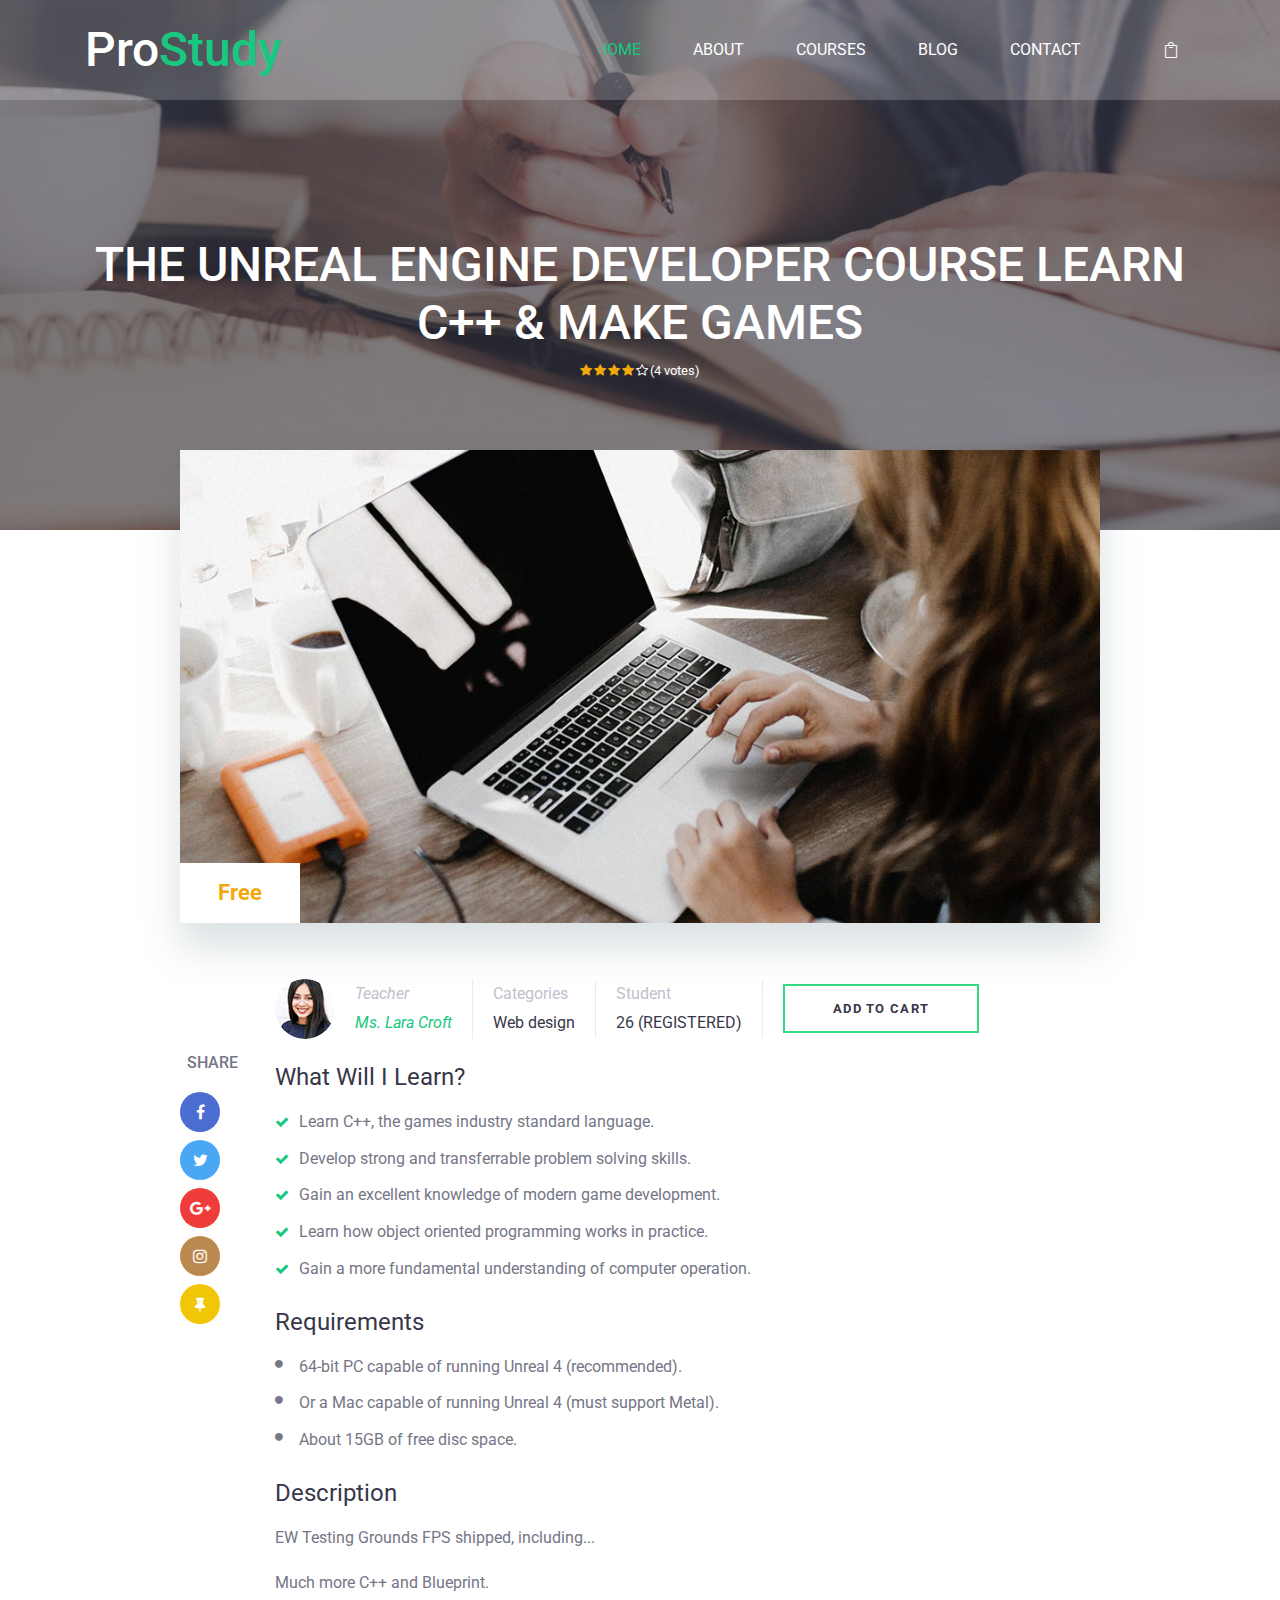
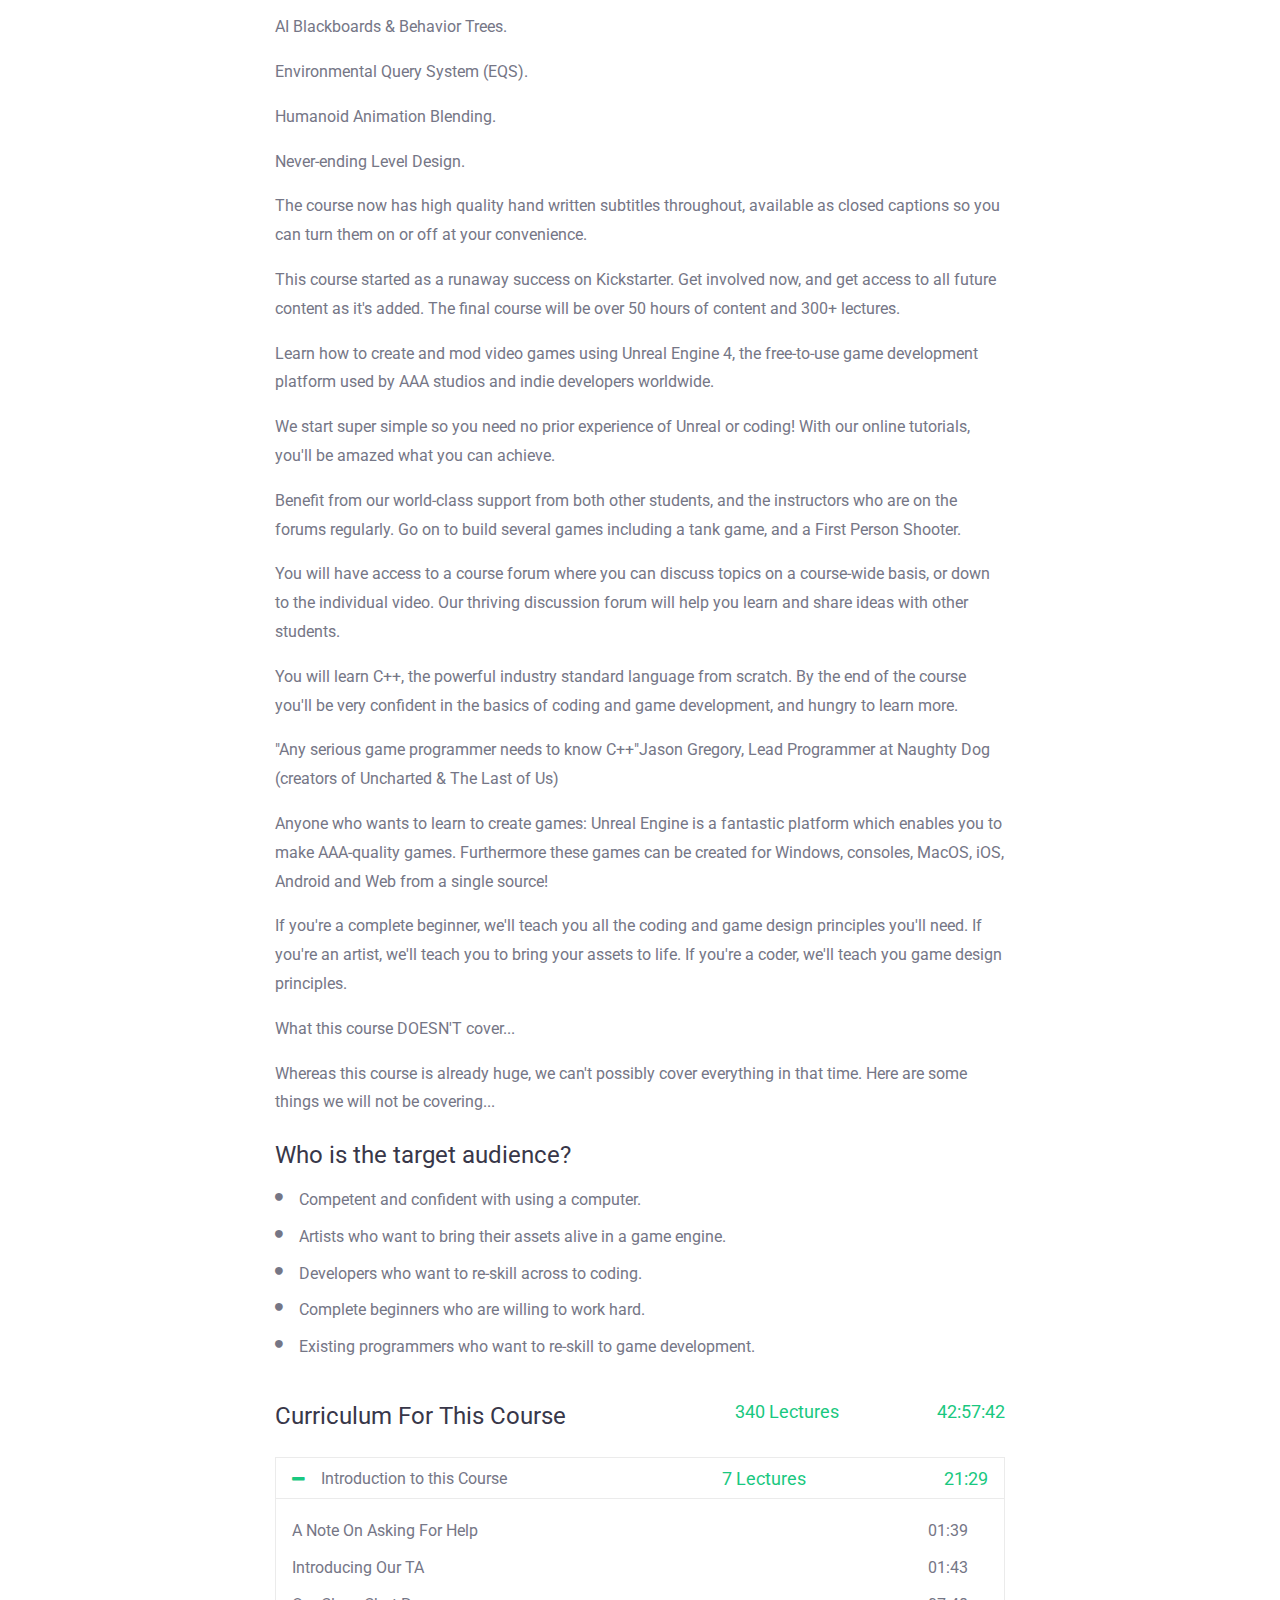
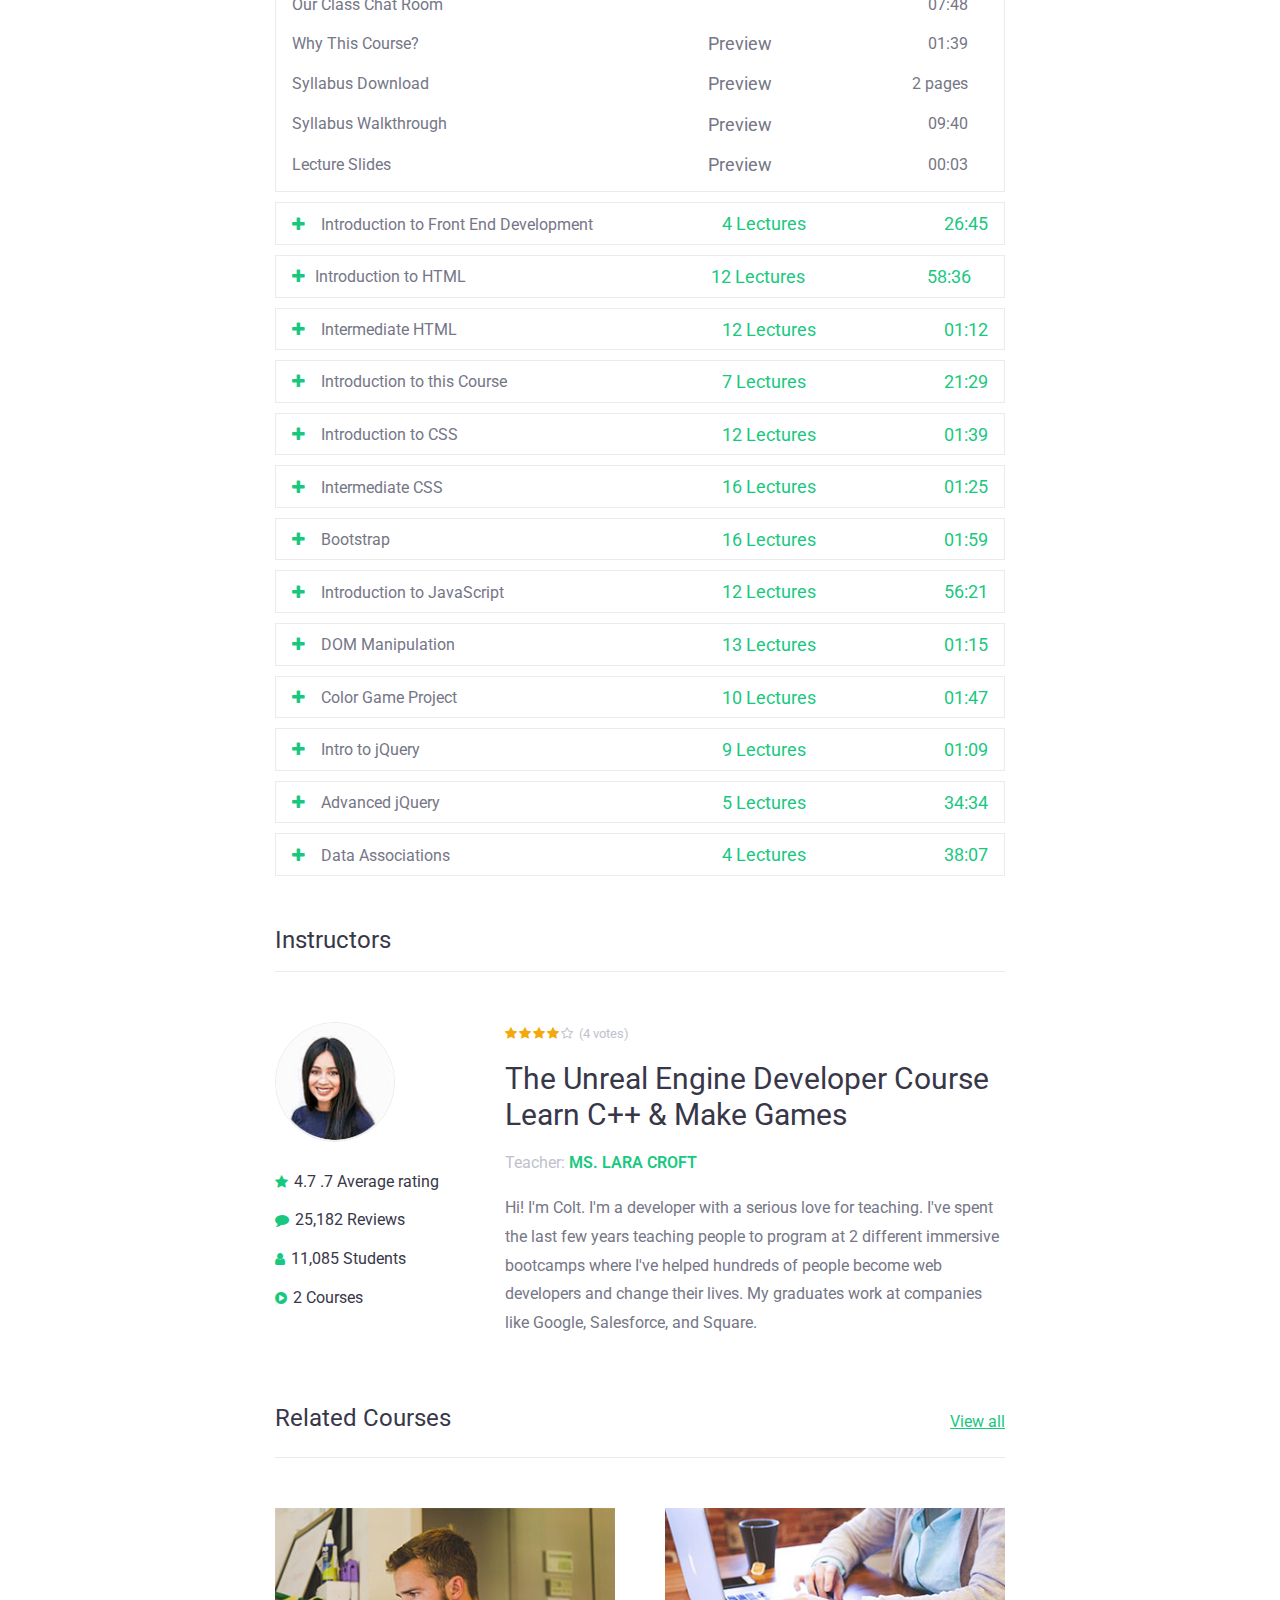
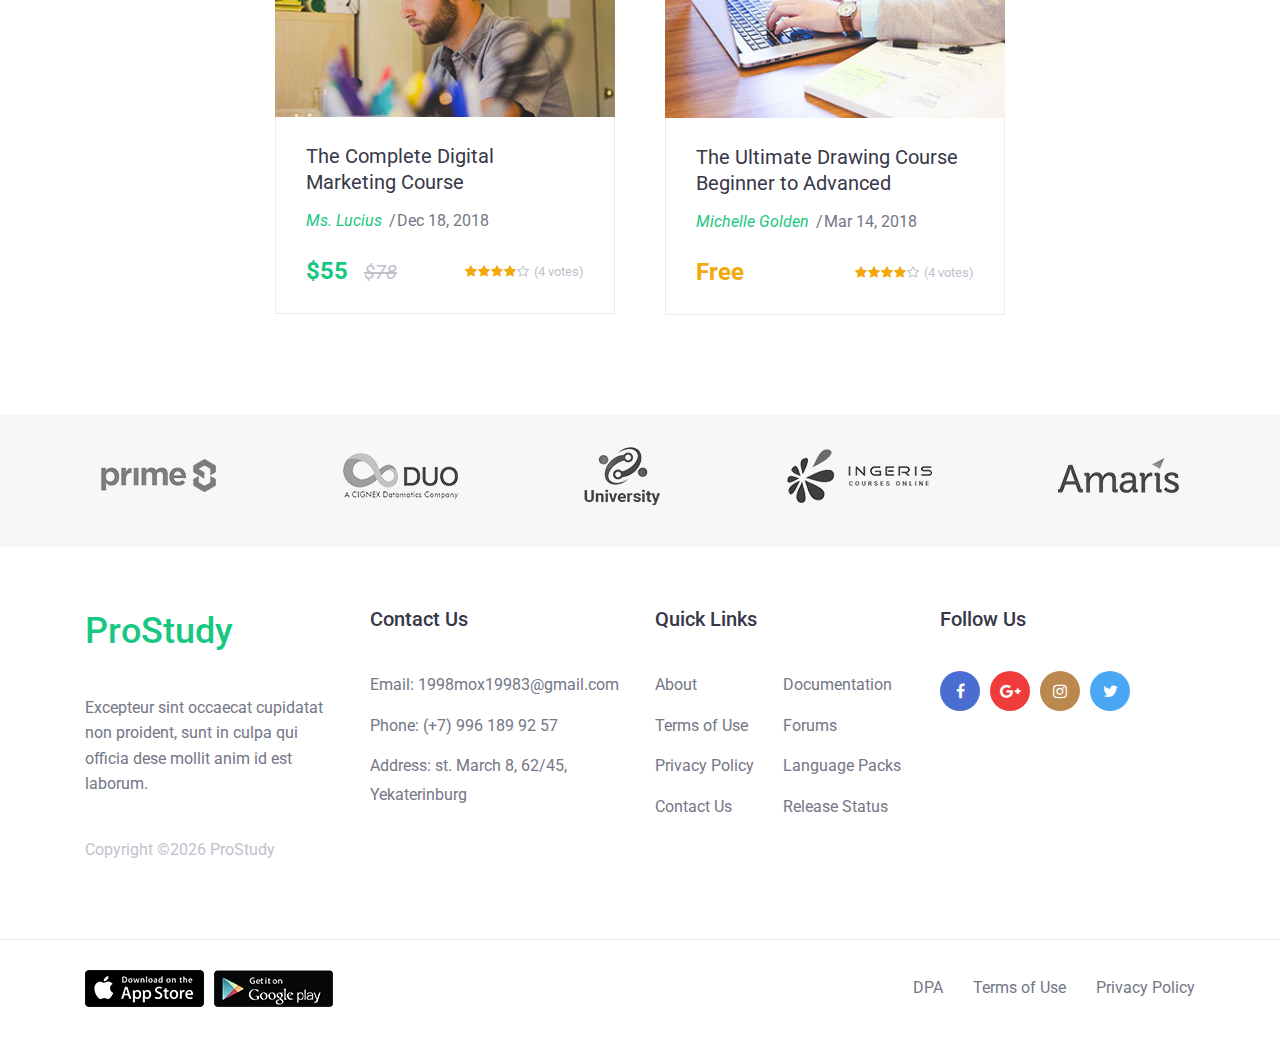
<file: src/main/webapp/WEB-INF/views/courses/single-courses.html>
<!DOCTYPE html>
<html lang="en">
<head>
    <title>Hello World</title>

    <!-- Required meta tags -->
    <meta charset="utf-8">
    <meta name="viewport" content="width=device-width, initial-scale=1, shrink-to-fit=no">

    <!-- Bootstrap CSS -->
    <link rel="stylesheet" href="../../../resources/css/bootstrap.min.css">

    <!-- FontAwesome CSS -->
    <link rel="stylesheet" href="../../../resources/css/font-awesome.min.css">

    <!-- ElegantFonts CSS -->
    <link rel="stylesheet" href="../../../resources/css/elegant-fonts.css">

    <!-- themify-icons CSS -->
    <link rel="stylesheet" href="../../../resources/css/themify-icons.css">

    <!-- Swiper CSS -->
    <link rel="stylesheet" href="../../../resources/css/swiper.min.css">

    <!-- Styles -->
    <link rel="stylesheet" href="../../../resources/style.css">
</head>
<body class="single-courses-page">
    <div class="page-header">
        <header class="site-header">
<!--            <div class="top-header-bar">-->
<!--                <div class="container-fluid">-->
<!--                    <div class="row">-->
<!--                        <div class="col-12 col-lg-6 d-none d-md-flex flex-wrap justify-content-center justify-content-lg-start mb-3 mb-lg-0">-->
<!--                            <div class="header-bar-email d-flex align-items-center">-->
<!--                                <i class="fa fa-envelope"></i><a href="#">tuanna.design@gmail.com</a>-->
<!--                            </div>&lt;!&ndash; .header-bar-email &ndash;&gt;-->

<!--                            <div class="header-bar-text lg-flex align-items-center">-->
<!--                                <p><i class="fa fa-phone"></i>001-1234-88888 </p>-->
<!--                            </div>&lt;!&ndash; .header-bar-text &ndash;&gt;-->
<!--                        </div>&lt;!&ndash; .col &ndash;&gt;-->

<!--                        <div class="col-12 col-lg-6 d-flex flex-wrap justify-content-center justify-content-lg-end align-items-center">-->
<!--                            <div class="header-bar-search">-->
<!--                                <form class="flex align-items-stretch">-->
<!--                                    <label>-->
<!--                                        <input type="search" placeholder="What would you like to learn?">-->
<!--                                    </label>-->
<!--                                    <button type="submit" value="" class="flex justify-content-center align-items-center"><i class="fa fa-search"></i></button>-->
<!--                                </form>-->
<!--                            </div>&lt;!&ndash; .header-bar-search &ndash;&gt;-->

<!--                            <div class="header-bar-menu">-->
<!--                                <ul class="flex justify-content-center align-items-center py-2 pt-md-0">-->
<!--                                    <li><a href="#">Register</a></li>-->
<!--                                    <li><a href="#">Login</a></li>-->
<!--                                </ul>-->
<!--                            </div>&lt;!&ndash; .header-bar-menu &ndash;&gt;-->
<!--                        </div>&lt;!&ndash; .col &ndash;&gt;-->
<!--                    </div>&lt;!&ndash; .row &ndash;&gt;-->
<!--                </div>&lt;!&ndash; .container-fluid &ndash;&gt;-->
<!--            </div>&lt;!&ndash; .top-header-bar &ndash;&gt;-->

            <div class="nav-bar">
                <div class="container">
                    <div class="row">
                        <div class="col-9 col-lg-3">
                            <div class="site-branding">
                                <h1 class="site-title"><a href="../index.html" rel="home">Pro<span>Study</span></a></h1>
                            </div><!-- .site-branding -->
                        </div><!-- .col -->

                        <div class="col-3 col-lg-9 flex justify-content-end align-content-center">
                            <nav class="site-navigation flex justify-content-end align-items-center">
                                <ul class="flex flex-column flex-lg-row justify-content-lg-end align-content-center">
                                    <li class="current-menu-item"><a href="/">Home</a></li>
                                    <li><a href="about">About</a></li>
                                    <li><a href="/courses/courses">Courses</a></li>
                                    <li><a href="blog">blog</a></li>
                                    <li><a href="contact">Contact</a></li>
                                </ul>

                                <div class="hamburger-menu d-lg-none">
                                    <span></span>
                                    <span></span>
                                    <span></span>
                                    <span></span>
                                </div><!-- .hamburger-menu -->

                                <div class="header-bar-cart">
                                    <a href="#" class="flex justify-content-center align-items-center"><span aria-hidden="true" class="icon_bag_alt"></span></a>
                                </div><!-- .header-bar-search -->
                            </nav><!-- .site-navigation -->
                        </div><!-- .col -->
                    </div><!-- .row -->
                </div><!-- .container -->
            </div><!-- .nav-bar -->
        </header><!-- .site-header -->

        <div class="page-header-overlay">
            <div class="container">
                <div class="row">
                    <div class="col-12">
                        <header class="entry-header">
                            <h1 class="entry-title">The Unreal Engine Developer Course Learn C++ & Make Games</h1>

                            <div class="ratings flex justify-content-center align-items-center">
                                <i class="fa fa-star"></i>
                                <i class="fa fa-star"></i>
                                <i class="fa fa-star"></i>
                                <i class="fa fa-star"></i>
                                <i class="fa fa-star-o"></i>
                                <span>(4 votes)</span>
                            </div><!-- .ratings -->
                        </header><!-- .entry-header -->
                    </div><!-- .col -->
                </div><!-- .row -->
            </div><!-- .container -->
        </div><!-- .page-header-overlay -->
    </div><!-- .page-header -->

    <div class="container">
        <div class="row">
            <div class="col-12 offset-lg-1 col-lg-10">
                <div class="featured-image">
                    <img src="../../../resources/images/single-course-featured-img.jpg" alt="">

                    <div class="course-cost">Free</div>
                </div>
            </div><!-- .col -->
        </div><!-- .row -->

        <div class="row">
            <div class="col-12 offset-lg-1 col-lg-1">
                <div class="post-share">
                    <h3>share</h3>

                    <ul class="flex flex-wrap align-items-center p-0 m-0">
                        <li><a href="#"><i class="fa fa-facebook"></i></a></li>
                        <li><a href="#"><i class="fa fa-twitter"></i></a></li>
                        <li><a href="#"><i class="fa fa-google-plus"></i></a></li>
                        <li><a href="#"><i class="fa fa-instagram"></i></a></li>
                        <li><a href="#"><i class="fa fa-thumb-tack"></i></a></li>
                    </ul>
                </div><!-- .post-share -->
            </div><!-- .col -->

            <div class="col-12 col-lg-8">
                <div class="single-course-wrap">
                    <div class="course-info flex flex-wrap align-items-center">
                        <div class="course-author flex flex-wrap align-items-center mt-3">
                            <img src="../../../resources/images/course-author.jpg" alt="">

                            <div class="author-wrap">
                                <label class="m-0">Teacher</label>
                                <div class="author-name"><a href="#">Ms. Lara Croft</a></div>
                            </div><!-- .author-wrap -->
                        </div><!-- .course-author -->

                        <div class="course-cats mt-3">
                            <label class="m-0">Categories</label>
                            <div class="author-name"><a href="#">Web design</a></div>
                        </div><!-- .course-cats -->

                        <div class="course-students mt-3">
                            <label class="m-0">Student</label>
                            <div class="author-name"><a href="#">26 (REGISTERED)</a></div>
                        </div><!-- .course-students -->

                        <div class="buy-course mt-3">
                            <a class="btn" href="#">ADD to cart</a>
                        </div><!-- .buy-course -->
                    </div><!-- .course-info -->

                    <div class="single-course-cont-section">
                        <h2>What Will I Learn?</h2>

                        <ul class="p-0 m-0 green-ticked">
                            <li>Learn C++, the games industry standard language.</li>
                            <li>Develop strong and transferrable problem solving skills.</li>
                            <li>Gain an excellent knowledge of modern game development.</li>
                            <li>Learn how object oriented programming works in practice.</li>
                            <li>Gain a more fundamental understanding of computer operation.</li>
                        </ul>

                        <h2>Requirements</h2>

                        <ul class="p-0 m-0 black-doted">
                            <li>64-bit PC capable of running Unreal 4 (recommended).</li>
                            <li>Or a Mac capable of running Unreal 4 (must support Metal).</li>
                            <li>About 15GB of free disc space.</li>
                        </ul>

                        <h2>Description</h2>

                        <p>EW Testing Grounds FPS shipped, including...</p>
                        <p>Much more C++ and Blueprint.</p>
                        <p>AI Blackboards & Behavior Trees.</p>
                        <p>Environmental Query System (EQS).</p>
                        <p>Humanoid Animation Blending.</p>
                        <p>Never-ending Level Design.</p>
                        <p>The course now has high quality hand written subtitles throughout, available as closed captions so you can turn them on or off at your convenience.</p>
                        <p>This course started as a runaway success on Kickstarter. Get involved now, and get access to all future content as it's added. The final course will be over 50 hours of content and 300+ lectures.</p>
                        <p>Learn how to create and mod video games using Unreal Engine 4, the free-to-use game development platform used by AAA studios and indie developers worldwide.</p>
                        <p>We start super simple so you need no prior experience of Unreal or coding! With our online tutorials, you'll be amazed what you can achieve.</p>
                        <p>Benefit from our world-class support from both other students, and the instructors who are on the forums regularly. Go on to build several games including a tank game, and a First Person Shooter.</p>
                        <p>You will have access to a course forum where you can discuss topics on a course-wide basis, or down to the individual video. Our thriving discussion forum will help you learn and share ideas with other students.</p>
                        <p>You will learn C++, the powerful industry standard language from scratch. By the end of the course you'll be very confident in the basics of coding and game development, and hungry to learn more.</p>
                        <p>"Any serious game programmer needs to know C++"Jason Gregory, Lead Programmer at Naughty Dog (creators of Uncharted & The Last of Us)</p>
                        <p>Anyone who wants to learn to create games: Unreal Engine is a fantastic platform which enables you to make AAA-quality games. Furthermore these games can be created for Windows, consoles, MacOS, iOS, Android and Web from a single source!</p>
                        <p>If you're a complete beginner, we'll teach you all the coding and game design principles you'll need. If you're an artist, we'll teach you to bring your assets to life. If you're a coder, we'll teach you game design principles.</p>
                        <p>What this course DOESN'T cover...</p>
                        <p>Whereas this course is already huge, we can't possibly cover everything in that time. Here are some things we will not be covering...</p>

                        <h2>Who is the target audience?</h2>

                        <ul class="p-0 m-0 black-doted">
                            <li>Competent and confident with using a computer.</li>
                            <li>Artists who want to bring their assets alive in a game engine.</li>
                            <li>Developers who want to re-skill across to coding.</li>
                            <li>Complete beginners who are willing to work hard.</li>
                            <li>Existing programmers who want to re-skill to game development.</li>
                        </ul>
                    </div>

                    <div class="single-course-accordion-cont mt-3">
                        <header class="entry-header flex flex-wrap justify-content-between align-items-center">
                            <h2>Curriculum For This Course</h2>

                            <div class="number-of-lectures">340 Lectures</div>

                            <div class="total-lectures-time">42:57:42</div>
                        </header><!-- .entry-header -->

                        <div class="entry-contents">
                            <div class="accordion-wrap type-accordion">
                                <h3 class="entry-title flex flex-wrap justify-content-between align-items-lg-center active">
                                    <span class="arrow-r"><i class="fa fa-plus"></i><i class="fa fa-minus"></i></span>
                                    <span class="lecture-group-title">Introduction to this Course</span>
                                    <span class="number-of-lectures">7 Lectures</span>
                                    <span class="total-lectures-time">21:29</span>
                                </h3>

                                <div class="entry-content">
                                    <ul class="p-0 m-0">
                                        <li class="flex flex-column flex-lg-row align-items-lg-center"><span class="lecture-title">A Note On Asking For Help</span><span class="lectures-preview"></span><span class="lectures-time text-left text-lg-right">01:39</span></li>
                                        <li class="flex flex-column flex-lg-row align-items-lg-center"><span class="lecture-title">Introducing Our TA</span><span class="lectures-preview"></span><span class="lectures-time text-left text-lg-right">01:43</span></li>
                                        <li class="flex flex-column flex-lg-row align-items-lg-center"><span class="lecture-title">Our Class Chat Room</span><span class="lectures-preview"></span><span class="lectures-time text-left text-lg-right">07:48</span></li>
                                        <li class="flex flex-column flex-lg-row align-items-lg-center"><span class="lecture-title">Why This Course?</span><span class="lectures-preview">Preview</span><span class="lectures-time text-left text-lg-right">01:39</span></li>
                                        <li class="flex flex-column flex-lg-row align-items-lg-center"><span class="lecture-title">Syllabus Download</span><span class="lectures-preview">Preview</span><span class="lectures-time text-left text-lg-right">2 pages</span></li>
                                        <li class="flex flex-column flex-lg-row align-items-lg-center"><span class="lecture-title">Syllabus Walkthrough</span><span class="lectures-preview">Preview</span><span class="lectures-time text-left text-lg-right">09:40</span></li>
                                        <li class="flex flex-column flex-lg-row align-items-lg-center"><span class="lecture-title">Lecture Slides</span><span class="lectures-preview">Preview</span><span class="lectures-time text-left text-lg-right">00:03</span></li>
                                    </ul>
                                </div>

                                <h3 class="entry-title flex flex-wrap justify-content-between align-items-lg-center">
                                    <span class="arrow-r"><i class="fa fa-plus"></i><i class="fa fa-minus"></i></span>
                                    <span class="lecture-group-title">Introduction to Front End Development</span>
                                    <span class="number-of-lectures">4 Lectures</span>
                                    <span class="total-lectures-time">26:45</span>
                                </h3>

                                <div class="entry-content">
                                    <ul class="p-0 m-0">
                                        <li class="flex flex-column flex-lg-row align-items-lg-center"><span class="lecture-title">A Note On Asking For Help</span><span class="lectures-preview"></span><span class="lectures-time text-left text-lg-right">01:39</span></li>
                                        <li class="flex flex-column flex-lg-row align-items-lg-center"><span class="lecture-title">Introducing Our TA</span><span class="lectures-preview"></span><span class="lectures-time text-left text-lg-right">01:43</span></li>
                                        <li class="flex flex-column flex-lg-row align-items-lg-center"><span class="lecture-title">Our Class Chat Room</span><span class="lectures-preview"></span><span class="lectures-time text-left text-lg-right">07:48</span></li>
                                        <li class="flex flex-column flex-lg-row align-items-lg-center"><span class="lecture-title">Why This Course?</span><span class="lectures-preview">Preview</span><span class="lectures-time text-left text-lg-right">01:39</span></li>
                                        <li class="flex flex-column flex-lg-row align-items-lg-center"><span class="lecture-title">Syllabus Download</span><span class="lectures-preview">Preview</span><span class="lectures-time text-left text-lg-right">2 pages</span></li>
                                        <li class="flex flex-column flex-lg-row align-items-lg-center"><span class="lecture-title">Syllabus Walkthrough</span><span class="lectures-preview">Preview</span><span class="lectures-time text-left text-lg-right">09:40</span></li>
                                        <li class="flex flex-column flex-lg-row align-items-lg-center"><span class="lecture-title">Lecture Slides</span><span class="lectures-preview">Preview</span><span class="lectures-time text-left text-lg-right">00:03</span></li>
                                    </ul>
                                </div>

                                <h3 class="entry-title flex flex-wrap align-items-center">
                                    <span class="arrow-r"><i class="fa fa-plus"></i><i class="fa fa-minus"></i></span>
                                    <span class="lecture-group-title">Introduction to HTML	</span>
                                    <span class="number-of-lectures">12 Lectures</span>
                                    <span class="total-lectures-time">58:36</span>
                                </h3>

                                <div class="entry-content">
                                    <ul class="p-0 m-0">
                                        <li class="flex flex-column flex-lg-row align-items-lg-center"><span class="lecture-title">A Note On Asking For Help</span><span class="lectures-preview"></span><span class="lectures-time text-left text-lg-right">01:39</span></li>
                                        <li class="flex flex-column flex-lg-row align-items-lg-center"><span class="lecture-title">Introducing Our TA</span><span class="lectures-preview"></span><span class="lectures-time text-left text-lg-right">01:43</span></li>
                                        <li class="flex flex-column flex-lg-row align-items-lg-center"><span class="lecture-title">Our Class Chat Room</span><span class="lectures-preview"></span><span class="lectures-time text-left text-lg-right">07:48</span></li>
                                        <li class="flex flex-column flex-lg-row align-items-lg-center"><span class="lecture-title">Why This Course?</span><span class="lectures-preview">Preview</span><span class="lectures-time text-left text-lg-right">01:39</span></li>
                                        <li class="flex flex-column flex-lg-row align-items-lg-center"><span class="lecture-title">Syllabus Download</span><span class="lectures-preview">Preview</span><span class="lectures-time text-left text-lg-right">2 pages</span></li>
                                        <li class="flex flex-column flex-lg-row align-items-lg-center"><span class="lecture-title">Syllabus Walkthrough</span><span class="lectures-preview">Preview</span><span class="lectures-time text-left text-lg-right">09:40</span></li>
                                        <li class="flex flex-column flex-lg-row align-items-lg-center"><span class="lecture-title">Lecture Slides</span><span class="lectures-preview">Preview</span><span class="lectures-time text-left text-lg-right">00:03</span></li>
                                    </ul>
                                </div>

                                <h3 class="entry-title flex flex-wrap justify-content-between align-items-lg-center">
                                    <span class="arrow-r"><i class="fa fa-plus"></i><i class="fa fa-minus"></i></span>
                                    <span class="lecture-group-title">Intermediate HTML</span>
                                    <span class="number-of-lectures">12 Lectures</span>
                                    <span class="total-lectures-time">01:12</span>
                                </h3>

                                <div class="entry-content">
                                    <ul class="p-0 m-0">
                                        <li class="flex flex-column flex-lg-row align-items-lg-center"><span class="lecture-title">A Note On Asking For Help</span><span class="lectures-preview"></span><span class="lectures-time text-left text-lg-right">01:39</span></li>
                                        <li class="flex flex-column flex-lg-row align-items-lg-center"><span class="lecture-title">Introducing Our TA</span><span class="lectures-preview"></span><span class="lectures-time text-left text-lg-right">01:43</span></li>
                                        <li class="flex flex-column flex-lg-row align-items-lg-center"><span class="lecture-title">Our Class Chat Room</span><span class="lectures-preview"></span><span class="lectures-time text-left text-lg-right">07:48</span></li>
                                        <li class="flex flex-column flex-lg-row align-items-lg-center"><span class="lecture-title">Why This Course?</span><span class="lectures-preview">Preview</span><span class="lectures-time text-left text-lg-right">01:39</span></li>
                                        <li class="flex flex-column flex-lg-row align-items-lg-center"><span class="lecture-title">Syllabus Download</span><span class="lectures-preview">Preview</span><span class="lectures-time text-left text-lg-right">2 pages</span></li>
                                        <li class="flex flex-column flex-lg-row align-items-lg-center"><span class="lecture-title">Syllabus Walkthrough</span><span class="lectures-preview">Preview</span><span class="lectures-time text-left text-lg-right">09:40</span></li>
                                        <li class="flex flex-column flex-lg-row align-items-lg-center"><span class="lecture-title">Lecture Slides</span><span class="lectures-preview">Preview</span><span class="lectures-time text-left text-lg-right">00:03</span></li>
                                    </ul>
                                </div>

                                <h3 class="entry-title flex flex-wrap justify-content-between align-items-lg-center">
                                    <span class="arrow-r"><i class="fa fa-plus"></i><i class="fa fa-minus"></i></span>
                                    <span class="lecture-group-title">Introduction to this Course</span>
                                    <span class="number-of-lectures">7 Lectures</span>
                                    <span class="total-lectures-time">21:29</span>
                                </h3>

                                <div class="entry-content">
                                    <ul class="p-0 m-0">
                                        <li class="flex flex-column flex-lg-row align-items-lg-center"><span class="lecture-title">A Note On Asking For Help</span><span class="lectures-preview"></span><span class="lectures-time text-left text-lg-right">01:39</span></li>
                                        <li class="flex flex-column flex-lg-row align-items-lg-center"><span class="lecture-title">Introducing Our TA</span><span class="lectures-preview"></span><span class="lectures-time text-left text-lg-right">01:43</span></li>
                                        <li class="flex flex-column flex-lg-row align-items-lg-center"><span class="lecture-title">Our Class Chat Room</span><span class="lectures-preview"></span><span class="lectures-time text-left text-lg-right">07:48</span></li>
                                        <li class="flex flex-column flex-lg-row align-items-lg-center"><span class="lecture-title">Why This Course?</span><span class="lectures-preview">Preview</span><span class="lectures-time text-left text-lg-right">01:39</span></li>
                                        <li class="flex flex-column flex-lg-row align-items-lg-center"><span class="lecture-title">Syllabus Download</span><span class="lectures-preview">Preview</span><span class="lectures-time text-left text-lg-right">2 pages</span></li>
                                        <li class="flex flex-column flex-lg-row align-items-lg-center"><span class="lecture-title">Syllabus Walkthrough</span><span class="lectures-preview">Preview</span><span class="lectures-time text-left text-lg-right">09:40</span></li>
                                        <li class="flex flex-column flex-lg-row align-items-lg-center"><span class="lecture-title">Lecture Slides</span><span class="lectures-preview">Preview</span><span class="lectures-time text-left text-lg-right">00:03</span></li>
                                    </ul>
                                </div>

                                <h3 class="entry-title flex flex-wrap justify-content-between align-items-lg-center">
                                    <span class="arrow-r"><i class="fa fa-plus"></i><i class="fa fa-minus"></i></span>
                                    <span class="lecture-group-title">Introduction to CSS</span>
                                    <span class="number-of-lectures">12 Lectures</span>
                                    <span class="total-lectures-time">01:39</span>
                                </h3>

                                <div class="entry-content">
                                    <ul class="p-0 m-0">
                                        <li class="flex flex-column flex-lg-row align-items-lg-center"><span class="lecture-title">A Note On Asking For Help</span><span class="lectures-preview"></span><span class="lectures-time text-left text-lg-right">01:39</span></li>
                                        <li class="flex flex-column flex-lg-row align-items-lg-center"><span class="lecture-title">Introducing Our TA</span><span class="lectures-preview"></span><span class="lectures-time text-left text-lg-right">01:43</span></li>
                                        <li class="flex flex-column flex-lg-row align-items-lg-center"><span class="lecture-title">Our Class Chat Room</span><span class="lectures-preview"></span><span class="lectures-time text-left text-lg-right">07:48</span></li>
                                        <li class="flex flex-column flex-lg-row align-items-lg-center"><span class="lecture-title">Why This Course?</span><span class="lectures-preview">Preview</span><span class="lectures-time text-left text-lg-right">01:39</span></li>
                                        <li class="flex flex-column flex-lg-row align-items-lg-center"><span class="lecture-title">Syllabus Download</span><span class="lectures-preview">Preview</span><span class="lectures-time text-left text-lg-right">2 pages</span></li>
                                        <li class="flex flex-column flex-lg-row align-items-lg-center"><span class="lecture-title">Syllabus Walkthrough</span><span class="lectures-preview">Preview</span><span class="lectures-time text-left text-lg-right">09:40</span></li>
                                        <li class="flex flex-column flex-lg-row align-items-lg-center"><span class="lecture-title">Lecture Slides</span><span class="lectures-preview">Preview</span><span class="lectures-time text-left text-lg-right">00:03</span></li>
                                    </ul>
                                </div>

                                <h3 class="entry-title flex flex-wrap justify-content-between align-items-lg-center">
                                    <span class="arrow-r"><i class="fa fa-plus"></i><i class="fa fa-minus"></i></span>
                                    <span class="lecture-group-title">Intermediate CSS</span>
                                    <span class="number-of-lectures">16 Lectures</span>
                                    <span class="total-lectures-time">01:25</span>
                                </h3>

                                <div class="entry-content">
                                    <ul class="p-0 m-0">
                                        <li class="flex flex-column flex-lg-row align-items-lg-center"><span class="lecture-title">A Note On Asking For Help</span><span class="lectures-preview"></span><span class="lectures-time text-left text-lg-right">01:39</span></li>
                                        <li class="flex flex-column flex-lg-row align-items-lg-center"><span class="lecture-title">Introducing Our TA</span><span class="lectures-preview"></span><span class="lectures-time text-left text-lg-right">01:43</span></li>
                                        <li class="flex flex-column flex-lg-row align-items-lg-center"><span class="lecture-title">Our Class Chat Room</span><span class="lectures-preview"></span><span class="lectures-time text-left text-lg-right">07:48</span></li>
                                        <li class="flex flex-column flex-lg-row align-items-lg-center"><span class="lecture-title">Why This Course?</span><span class="lectures-preview">Preview</span><span class="lectures-time text-left text-lg-right">01:39</span></li>
                                        <li class="flex flex-column flex-lg-row align-items-lg-center"><span class="lecture-title">Syllabus Download</span><span class="lectures-preview">Preview</span><span class="lectures-time text-left text-lg-right">2 pages</span></li>
                                        <li class="flex flex-column flex-lg-row align-items-lg-center"><span class="lecture-title">Syllabus Walkthrough</span><span class="lectures-preview">Preview</span><span class="lectures-time text-left text-lg-right">09:40</span></li>
                                        <li class="flex flex-column flex-lg-row align-items-lg-center"><span class="lecture-title">Lecture Slides</span><span class="lectures-preview">Preview</span><span class="lectures-time text-left text-lg-right">00:03</span></li>
                                    </ul>
                                </div>

                                <h3 class="entry-title flex flex-wrap justify-content-between align-items-lg-center">
                                    <span class="arrow-r"><i class="fa fa-plus"></i><i class="fa fa-minus"></i></span>
                                    <span class="lecture-group-title">Bootstrap</span>
                                    <span class="number-of-lectures">16 Lectures</span>
                                    <span class="total-lectures-time">01:59</span>
                                </h3>

                                <div class="entry-content">
                                    <ul class="p-0 m-0">
                                        <li class="flex flex-column flex-lg-row align-items-lg-center"><span class="lecture-title">A Note On Asking For Help</span><span class="lectures-preview"></span><span class="lectures-time text-left text-lg-right">01:39</span></li>
                                        <li class="flex flex-column flex-lg-row align-items-lg-center"><span class="lecture-title">Introducing Our TA</span><span class="lectures-preview"></span><span class="lectures-time text-left text-lg-right">01:43</span></li>
                                        <li class="flex flex-column flex-lg-row align-items-lg-center"><span class="lecture-title">Our Class Chat Room</span><span class="lectures-preview"></span><span class="lectures-time text-left text-lg-right">07:48</span></li>
                                        <li class="flex flex-column flex-lg-row align-items-lg-center"><span class="lecture-title">Why This Course?</span><span class="lectures-preview">Preview</span><span class="lectures-time text-left text-lg-right">01:39</span></li>
                                        <li class="flex flex-column flex-lg-row align-items-lg-center"><span class="lecture-title">Syllabus Download</span><span class="lectures-preview">Preview</span><span class="lectures-time text-left text-lg-right">2 pages</span></li>
                                        <li class="flex flex-column flex-lg-row align-items-lg-center"><span class="lecture-title">Syllabus Walkthrough</span><span class="lectures-preview">Preview</span><span class="lectures-time text-left text-lg-right">09:40</span></li>
                                        <li class="flex flex-column flex-lg-row align-items-lg-center"><span class="lecture-title">Lecture Slides</span><span class="lectures-preview">Preview</span><span class="lectures-time text-left text-lg-right">00:03</span></li>
                                    </ul>
                                </div>

                                <h3 class="entry-title flex flex-wrap justify-content-between align-items-lg-center">
                                    <span class="arrow-r"><i class="fa fa-plus"></i><i class="fa fa-minus"></i></span>
                                    <span class="lecture-group-title">Introduction to JavaScript</span>
                                    <span class="number-of-lectures">12 Lectures</span>
                                    <span class="total-lectures-time">56:21</span>
                                </h3>

                                <div class="entry-content">
                                    <ul class="p-0 m-0">
                                        <li class="flex flex-column flex-lg-row align-items-lg-center"><span class="lecture-title">A Note On Asking For Help</span><span class="lectures-preview"></span><span class="lectures-time text-left text-lg-right">01:39</span></li>
                                        <li class="flex flex-column flex-lg-row align-items-lg-center"><span class="lecture-title">Introducing Our TA</span><span class="lectures-preview"></span><span class="lectures-time text-left text-lg-right">01:43</span></li>
                                        <li class="flex flex-column flex-lg-row align-items-lg-center"><span class="lecture-title">Our Class Chat Room</span><span class="lectures-preview"></span><span class="lectures-time text-left text-lg-right">07:48</span></li>
                                        <li class="flex flex-column flex-lg-row align-items-lg-center"><span class="lecture-title">Why This Course?</span><span class="lectures-preview">Preview</span><span class="lectures-time text-left text-lg-right">01:39</span></li>
                                        <li class="flex flex-column flex-lg-row align-items-lg-center"><span class="lecture-title">Syllabus Download</span><span class="lectures-preview">Preview</span><span class="lectures-time text-left text-lg-right">2 pages</span></li>
                                        <li class="flex flex-column flex-lg-row align-items-lg-center"><span class="lecture-title">Syllabus Walkthrough</span><span class="lectures-preview">Preview</span><span class="lectures-time text-left text-lg-right">09:40</span></li>
                                        <li class="flex flex-column flex-lg-row align-items-lg-center"><span class="lecture-title">Lecture Slides</span><span class="lectures-preview">Preview</span><span class="lectures-time text-left text-lg-right">00:03</span></li>
                                    </ul>
                                </div>

                                <h3 class="entry-title flex flex-wrap justify-content-between align-items-lg-center">
                                    <span class="arrow-r"><i class="fa fa-plus"></i><i class="fa fa-minus"></i></span>
                                    <span class="lecture-group-title">DOM Manipulation</span>
                                    <span class="number-of-lectures">13 Lectures</span>
                                    <span class="total-lectures-time">01:15</span>
                                </h3>

                                <div class="entry-content">
                                    <ul class="p-0 m-0">
                                        <li class="flex flex-column flex-lg-row align-items-lg-center"><span class="lecture-title">A Note On Asking For Help</span><span class="lectures-preview"></span><span class="lectures-time text-left text-lg-right">01:39</span></li>
                                        <li class="flex flex-column flex-lg-row align-items-lg-center"><span class="lecture-title">Introducing Our TA</span><span class="lectures-preview"></span><span class="lectures-time text-left text-lg-right">01:43</span></li>
                                        <li class="flex flex-column flex-lg-row align-items-lg-center"><span class="lecture-title">Our Class Chat Room</span><span class="lectures-preview"></span><span class="lectures-time text-left text-lg-right">07:48</span></li>
                                        <li class="flex flex-column flex-lg-row align-items-lg-center"><span class="lecture-title">Why This Course?</span><span class="lectures-preview">Preview</span><span class="lectures-time text-left text-lg-right">01:39</span></li>
                                        <li class="flex flex-column flex-lg-row align-items-lg-center"><span class="lecture-title">Syllabus Download</span><span class="lectures-preview">Preview</span><span class="lectures-time text-left text-lg-right">2 pages</span></li>
                                        <li class="flex flex-column flex-lg-row align-items-lg-center"><span class="lecture-title">Syllabus Walkthrough</span><span class="lectures-preview">Preview</span><span class="lectures-time text-left text-lg-right">09:40</span></li>
                                        <li class="flex flex-column flex-lg-row align-items-lg-center"><span class="lecture-title">Lecture Slides</span><span class="lectures-preview">Preview</span><span class="lectures-time text-left text-lg-right">00:03</span></li>
                                    </ul>
                                </div>

                                <h3 class="entry-title flex flex-wrap justify-content-between align-items-lg-center">
                                    <span class="arrow-r"><i class="fa fa-plus"></i><i class="fa fa-minus"></i></span>
                                    <span class="lecture-group-title">Color Game Project</span>
                                    <span class="number-of-lectures">10 Lectures</span>
                                    <span class="total-lectures-time">01:47</span>
                                </h3>

                                <div class="entry-content">
                                    <ul class="p-0 m-0">
                                        <li class="flex flex-column flex-lg-row align-items-lg-center"><span class="lecture-title">A Note On Asking For Help</span><span class="lectures-preview"></span><span class="lectures-time text-left text-lg-right">01:39</span></li>
                                        <li class="flex flex-column flex-lg-row align-items-lg-center"><span class="lecture-title">Introducing Our TA</span><span class="lectures-preview"></span><span class="lectures-time text-left text-lg-right">01:43</span></li>
                                        <li class="flex flex-column flex-lg-row align-items-lg-center"><span class="lecture-title">Our Class Chat Room</span><span class="lectures-preview"></span><span class="lectures-time text-left text-lg-right">07:48</span></li>
                                        <li class="flex flex-column flex-lg-row align-items-lg-center"><span class="lecture-title">Why This Course?</span><span class="lectures-preview">Preview</span><span class="lectures-time text-left text-lg-right">01:39</span></li>
                                        <li class="flex flex-column flex-lg-row align-items-lg-center"><span class="lecture-title">Syllabus Download</span><span class="lectures-preview">Preview</span><span class="lectures-time text-left text-lg-right">2 pages</span></li>
                                        <li class="flex flex-column flex-lg-row align-items-lg-center"><span class="lecture-title">Syllabus Walkthrough</span><span class="lectures-preview">Preview</span><span class="lectures-time text-left text-lg-right">09:40</span></li>
                                        <li class="flex flex-column flex-lg-row align-items-lg-center"><span class="lecture-title">Lecture Slides</span><span class="lectures-preview">Preview</span><span class="lectures-time text-left text-lg-right">00:03</span></li>
                                    </ul>
                                </div>

                                <h3 class="entry-title flex flex-wrap justify-content-between align-items-lg-center">
                                    <span class="arrow-r"><i class="fa fa-plus"></i><i class="fa fa-minus"></i></span>
                                    <span class="lecture-group-title">Intro to jQuery</span>
                                    <span class="number-of-lectures">9 Lectures</span>
                                    <span class="total-lectures-time">01:09</span>
                                </h3>

                                <div class="entry-content">
                                    <ul class="p-0 m-0">
                                        <li class="flex flex-column flex-lg-row align-items-lg-center"><span class="lecture-title">A Note On Asking For Help</span><span class="lectures-preview"></span><span class="lectures-time text-left text-lg-right">01:39</span></li>
                                        <li class="flex flex-column flex-lg-row align-items-lg-center"><span class="lecture-title">Introducing Our TA</span><span class="lectures-preview"></span><span class="lectures-time text-left text-lg-right">01:43</span></li>
                                        <li class="flex flex-column flex-lg-row align-items-lg-center"><span class="lecture-title">Our Class Chat Room</span><span class="lectures-preview"></span><span class="lectures-time text-left text-lg-right">07:48</span></li>
                                        <li class="flex flex-column flex-lg-row align-items-lg-center"><span class="lecture-title">Why This Course?</span><span class="lectures-preview">Preview</span><span class="lectures-time text-left text-lg-right">01:39</span></li>
                                        <li class="flex flex-column flex-lg-row align-items-lg-center"><span class="lecture-title">Syllabus Download</span><span class="lectures-preview">Preview</span><span class="lectures-time text-left text-lg-right">2 pages</span></li>
                                        <li class="flex flex-column flex-lg-row align-items-lg-center"><span class="lecture-title">Syllabus Walkthrough</span><span class="lectures-preview">Preview</span><span class="lectures-time text-left text-lg-right">09:40</span></li>
                                        <li class="flex flex-column flex-lg-row align-items-lg-center"><span class="lecture-title">Lecture Slides</span><span class="lectures-preview">Preview</span><span class="lectures-time text-left text-lg-right">00:03</span></li>
                                    </ul>
                                </div>

                                <h3 class="entry-title flex flex-wrap justify-content-between align-items-lg-center">
                                    <span class="arrow-r"><i class="fa fa-plus"></i><i class="fa fa-minus"></i></span>
                                    <span class="lecture-group-title">Advanced jQuery</span>
                                    <span class="number-of-lectures">5 Lectures</span>
                                    <span class="total-lectures-time">34:34</span>
                                </h3>

                                <div class="entry-content">
                                    <ul class="p-0 m-0">
                                        <li class="flex flex-column flex-lg-row align-items-lg-center"><span class="lecture-title">A Note On Asking For Help</span><span class="lectures-preview"></span><span class="lectures-time text-left text-lg-right">01:39</span></li>
                                        <li class="flex flex-column flex-lg-row align-items-lg-center"><span class="lecture-title">Introducing Our TA</span><span class="lectures-preview"></span><span class="lectures-time text-left text-lg-right">01:43</span></li>
                                        <li class="flex flex-column flex-lg-row align-items-lg-center"><span class="lecture-title">Our Class Chat Room</span><span class="lectures-preview"></span><span class="lectures-time text-left text-lg-right">07:48</span></li>
                                        <li class="flex flex-column flex-lg-row align-items-lg-center"><span class="lecture-title">Why This Course?</span><span class="lectures-preview">Preview</span><span class="lectures-time text-left text-lg-right">01:39</span></li>
                                        <li class="flex flex-column flex-lg-row align-items-lg-center"><span class="lecture-title">Syllabus Download</span><span class="lectures-preview">Preview</span><span class="lectures-time text-left text-lg-right">2 pages</span></li>
                                        <li class="flex flex-column flex-lg-row align-items-lg-center"><span class="lecture-title">Syllabus Walkthrough</span><span class="lectures-preview">Preview</span><span class="lectures-time text-left text-lg-right">09:40</span></li>
                                        <li class="flex flex-column flex-lg-row align-items-lg-center"><span class="lecture-title">Lecture Slides</span><span class="lectures-preview">Preview</span><span class="lectures-time text-left text-lg-right">00:03</span></li>
                                    </ul>
                                </div>

                                <h3 class="entry-title flex flex-wrap justify-content-between align-items-lg-center">
                                    <span class="arrow-r"><i class="fa fa-plus"></i><i class="fa fa-minus"></i></span>
                                    <span class="lecture-group-title">Data Associations</span>
                                    <span class="number-of-lectures">4 Lectures</span>
                                    <span class="total-lectures-time">38:07</span>
                                </h3>

                                <div class="entry-content">
                                    <ul class="p-0 m-0">
                                        <li class="flex flex-column flex-lg-row align-items-lg-center"><span class="lecture-title">A Note On Asking For Help</span><span class="lectures-preview"></span><span class="lectures-time text-left text-lg-right">01:39</span></li>
                                        <li class="flex flex-column flex-lg-row align-items-lg-center"><span class="lecture-title">Introducing Our TA</span><span class="lectures-preview"></span><span class="lectures-time text-left text-lg-right">01:43</span></li>
                                        <li class="flex flex-column flex-lg-row align-items-lg-center"><span class="lecture-title">Our Class Chat Room</span><span class="lectures-preview"></span><span class="lectures-time text-left text-lg-right">07:48</span></li>
                                        <li class="flex flex-column flex-lg-row align-items-lg-center"><span class="lecture-title">Why This Course?</span><span class="lectures-preview">Preview</span><span class="lectures-time text-left text-lg-right">01:39</span></li>
                                        <li class="flex flex-column flex-lg-row align-items-lg-center"><span class="lecture-title">Syllabus Download</span><span class="lectures-preview">Preview</span><span class="lectures-time text-left text-lg-right">2 pages</span></li>
                                        <li class="flex flex-column flex-lg-row align-items-lg-center"><span class="lecture-title">Syllabus Walkthrough</span><span class="lectures-preview">Preview</span><span class="lectures-time text-left text-lg-right">09:40</span></li>
                                        <li class="flex flex-column flex-lg-row align-items-lg-center"><span class="lecture-title">Lecture Slides</span><span class="lectures-preview">Preview</span><span class="lectures-time text-left text-lg-right">00:03</span></li>
                                    </ul>
                                </div>
                            </div>
                        </div><!-- .entry-contents -->
                    </div><!-- .single-course-accordion-cont  -->

                    <div class="instructors-info">
                        <header class="entry-heading">
                            <h2 class="entry-title">Instructors</h2>
                        </header><!-- .entry-heading -->

                        <div class="instructor-short-info flex flex-wrap">
                            <div class="instructors-stats">
                                <img src="../../../resources/images/instructor.jpg" alt="">

                                <ul class="p-0 m-0 mt-3">
                                   <li><i class="fa fa-star"></i> 4.7 .7 Average rating</li>
                                    <li><i class="fa fa-comment"></i> 25,182 Reviews</li>
                                    <li><i class="fa fa-user"></i> 11,085 Students</li>
                                    <li><i class="fa fa-play-circle"></i> 2 Courses</li>
                                </ul>
                            </div><!-- .instructors-stats -->

                            <div class="instructors-details">
                                <div class="ratings flex align-items-center">
                                    <i class="fa fa-star"></i>
                                    <i class="fa fa-star"></i>
                                    <i class="fa fa-star"></i>
                                    <i class="fa fa-star"></i>
                                    <i class="fa fa-star-o"></i>
                                    <span> (4 votes)</span>
                                </div><!-- .ratings -->

                                <h2 class="entry-title mt-3">The Unreal Engine Developer Course Learn C++ & Make Games</h2>

                                <div class="course-teacher mt-3">
                                    Teacher: <a href="#">Ms. Lara Croft</a>
                                </div><!-- .course-teacher -->

                                <div class="entry-content mt-3">
                                    <p>Hi! I'm Colt. I'm a developer with a serious love for teaching. I've spent the last few years teaching people to program at 2 different immersive bootcamps where I've helped hundreds of people become web developers and change their lives. My graduates work at companies like Google, Salesforce, and Square.</p>
                                </div><!-- .entry-content -->
                            </div><!-- .instructors-details -->
                        </div><!-- .instructor-short-info -->
                    </div><!-- .instructors-info -->

                    <div class="related-courses">
                        <header class="entry-heading flex flex-wrap justify-content-between align-items-center">
                            <h2 class="entry-title">Related Courses</h2>

                            <a href="#">View all</a>
                        </header><!-- .entry-heading -->

                        <div class="row mx-m-25">
                            <div class="col-12 col-lg-6 px-25">
                                <div class="course-content">
                                    <figure class="course-thumbnail">
                                        <a href="#"><img src="../../../resources/images/3.jpg" alt=""></a>
                                    </figure><!-- .course-thumbnail -->

                                    <div class="course-content-wrap">
                                        <header class="entry-header">
                                            <h2 class="entry-title"><a href="#">The Complete Digital Marketing Course</a></h2>

                                            <div class="entry-meta flex flex-wrap align-items-center">
                                                <div class="course-author"><a href="#">Ms. Lucius</a></div>

                                                <div class="course-date">Dec 18, 2018</div>
                                            </div><!-- .course-date -->
                                        </header><!-- .entry-header -->

                                        <footer class="entry-footer flex flex-wrap justify-content-between align-items-center">
                                            <div class="course-cost">
                                                $55 <span class="price-drop">$78</span>
                                            </div><!-- .course-cost -->

                                            <div class="course-ratings flex justify-content-end align-items-center">
                                                <span class="fa fa-star checked"></span>
                                                <span class="fa fa-star checked"></span>
                                                <span class="fa fa-star checked"></span>
                                                <span class="fa fa-star checked"></span>
                                                <span class="fa fa-star-o"></span>

                                                <span class="course-ratings-count">(4 votes)</span>
                                            </div><!-- .course-ratings -->
                                        </footer><!-- .entry-footer -->
                                    </div><!-- .course-content-wrap -->
                                </div><!-- .course-content -->
                            </div><!-- .col -->

                            <div class="col-12 col-lg-6 px-25">
                                <div class="course-content">
                                    <figure class="course-thumbnail">
                                        <a href="#"><img src="../../../resources/images/2.jpg" alt=""></a>
                                    </figure><!-- .course-thumbnail -->

                                    <div class="course-content-wrap">
                                        <header class="entry-header">
                                            <h2 class="entry-title"><a href="#">The Ultimate Drawing Course Beginner to Advanced</a></h2>

                                            <div class="entry-meta flex flex-wrap align-items-center">
                                                <div class="course-author"><a href="#">Michelle Golden</a></div>

                                                <div class="course-date">Mar 14, 2018</div>
                                            </div><!-- .course-date -->
                                        </header><!-- .entry-header -->

                                        <footer class="entry-footer flex flex-wrap justify-content-between align-items-center">
                                            <div class="course-cost">
                                                <span class="free-cost">Free</span>
                                            </div><!-- .price-drop -->

                                            <div class="course-ratings flex justify-content-end align-items-center">
                                                <span class="fa fa-star checked"></span>
                                                <span class="fa fa-star checked"></span>
                                                <span class="fa fa-star checked"></span>
                                                <span class="fa fa-star checked"></span>
                                                <span class="fa fa-star-o"></span>

                                                <span class="course-ratings-count">(4 votes)</span>
                                            </div><!-- .course-ratings -->
                                        </footer><!-- .entry-footer -->
                                    </div><!-- .course-content-wrap -->
                                </div><!-- .course-content -->
                            </div><!-- .col -->
                        </div><!-- .row -->
                    </div><!-- .related-course -->
                </div><!-- .single-course-wrap -->
            </div><!-- .col -->
        </div><!-- .row -->
    </div><!-- .container -->

    <div class="clients-logo">
        <div class="container">
            <div class="row">
                <div class="col-12 flex flex-wrap justify-content-center justify-content-lg-between align-items-center">
                    <div class="logo-wrap">
                        <img src="../../../resources/images/logo-1.png" alt="">
                    </div><!-- .logo-wrap -->

                    <div class="logo-wrap">
                        <img src="../../../resources/images/logo-2.png" alt="">
                    </div><!-- .logo-wrap -->

                    <div class="logo-wrap">
                        <img src="../../../resources/images/logo-3.png" alt="">
                    </div><!-- .logo-wrap -->

                    <div class="logo-wrap">
                        <img src="../../../resources/images/logo-4.png" alt="">
                    </div><!-- .logo-wrap -->

                    <div class="logo-wrap">
                        <img src="../../../resources/images/logo-5.png" alt="">
                    </div><!-- .logo-wrap -->
                </div><!-- .col -->
            </div><!-- .row -->
        </div><!-- .container -->
    </div><!-- .clients-logo -->

    <footer class="site-footer">
        <div class="footer-widgets">
            <div class="container">
                <div class="row">
                    <div class="col-12 col-md-6 col-lg-3">
                        <div class="foot-about">
                            <div class="site-branding">
                                <h1 class="site-title "><a href="/" rel="home"><span>ProStudy</span></a></h1>
                            </div><!-- .site-branding -->

                            <p>Excepteur sint occaecat cupidatat non proident, sunt in culpa qui officia dese mollit anim id est laborum. </p>

                            <p class="footer-copyright"><!-- Link back to Colorlib can't be removed. Template is licensed under CC BY 3.0. -->
                                Copyright &copy;<script>document.write(new Date().getFullYear());</script> ProStudy
                                <!-- Link back to Colorlib can't be removed. Template is licensed under CC BY 3.0. --></p>
                        </div><!-- .foot-about -->
                    </div><!-- .col -->

                    <div class="col-12 col-md-6 col-lg-3 mt-5 mt-md-0">
                        <div class="foot-contact">
                            <h2>Contact Us</h2>

                            <ul>
                                <li>Email: 1998mox19983@gmail.com</li>
                                <li>Phone: (+7) 996 189 92 57</li>
                                <li>Address: st. March 8, 62/45, Yekaterinburg</li>
                            </ul>
                        </div><!-- .foot-contact -->
                    </div><!-- .col -->

                    <div class="col-12 col-md-6 col-lg-3 mt-5 mt-lg-0">
                        <div class="quick-links flex flex-wrap">
                            <h2 class="w-100">Quick Links</h2>

                            <ul class="w-50">
                                <li><a href="#">About </a></li>
                                <li><a href="#">Terms of Use </a></li>
                                <li><a href="#">Privacy Policy </a></li>
                                <li><a href="#">Contact Us</a></li>
                            </ul>

                            <ul class="w-50">
                                <li><a href="#">Documentation</a></li>
                                <li><a href="#">Forums</a></li>
                                <li><a href="#">Language Packs</a></li>
                                <li><a href="#">Release Status</a></li>
                            </ul>
                        </div><!-- .quick-links -->
                    </div><!-- .col -->

                    <div class="col-12 col-md-6 col-lg-3 mt-5 mt-lg-0">
                        <div class="follow-us">
                            <h2>Follow Us</h2>

                            <ul class="follow-us flex flex-wrap align-items-center">
                                <li><a href="#"><i class="fa fa-facebook"></i></a></li>
                                <li><a href="#"><i class="fa fa-google-plus"></i></a></li>
                                <li><a href="#"><i class="fa fa-instagram"></i></a></li>
                                <li><a href="#"><i class="fa fa-twitter"></i></a></li>
                            </ul>
                        </div><!-- .quick-links -->
                    </div><!-- .col -->
                </div><!-- .row -->
            </div><!-- .container -->
        </div><!-- .footer-widgets -->

        <div class="footer-bar">
            <div class="container">
                <div class="row flex-wrap justify-content-center justify-content-lg-between align-items-center">
                    <div class="col-12 col-lg-6">
                        <div class="download-apps flex flex-wrap justify-content-center justify-content-lg-start align-items-center">
                            <a href="#"><img src="../../../resources/images/app-store.png" alt=""></a>
                            <a href="#"><img src="../../../resources/images/play-store.png" alt=""></a>
                        </div><!-- .download-apps -->

                    </div>

                    <div class="col-12 col-lg-6 mt-4 mt-lg-0">
                        <div class="footer-bar-nav">
                            <ul class="flex flex-wrap justify-content-center justify-content-lg-end align-items-center">
                                <li><a href="/">DPA</a></li>
                                <li><a href="/">Terms of Use</a></li>
                                <li><a href="/">Privacy Policy</a></li>
                            </ul>
                        </div><!-- .footer-bar-nav -->
                    </div><!-- .col-12 -->
                </div><!-- .row -->
            </div><!-- .container -->
        </div><!-- .footer-bar -->
    </footer><!-- .site-footer -->

    <script type='text/javascript' src='../../../resources/js/jquery.js'></script>
    <script type='text/javascript' src='../../../resources/js/swiper.min.js'></script>
    <script type='text/javascript' src='../../../resources/js/masonry.pkgd.min.js'></script>
    <script type='text/javascript' src='../../../resources/js/jquery.collapsible.min.js'></script>
    <script type='text/javascript' src='../../../resources/js/custom.js'></script>

</body>
</html>
</file>
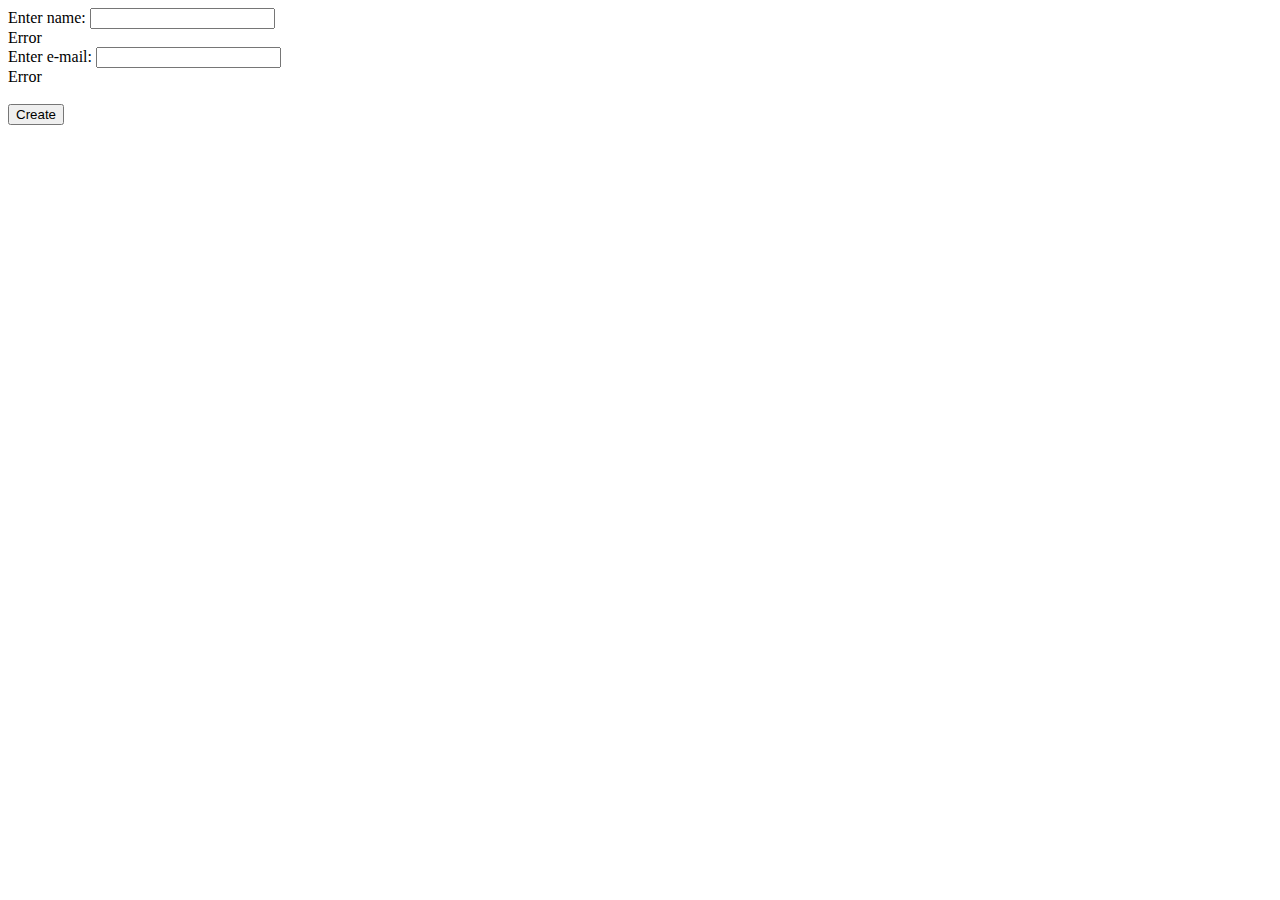
<file: src/main/webapp/WEB-INF/views/people/new.html>
﻿<!DOCTYPE html>
<html lang="en" xmlns:th="http://thymeleaf.org" >
<head>
    <meta charset="UTF-8">
    <title>New person</title>
</head>
<body>
<form th:method="POST" th:action="@{/people}" th:object="${people}">
    <label for="name">Enter name: </label>
    <input type="text" th:field="*{name}" id="name"/>
    <br>
    <div th:if ="${#fields.hasErrors('name')}" th:errors="*{name}" >Error</div>
    <label for="email">Enter e-mail: </label>
    <input type="email" th:field="*{email}" id="email"/>
    <br>
    <div th:if ="${#fields.hasErrors('email')}" th:errors="*{email}" >Error</div>
    <br>
    <input type="submit" value="Create"/>
</form>
</body>
</html>
</file>
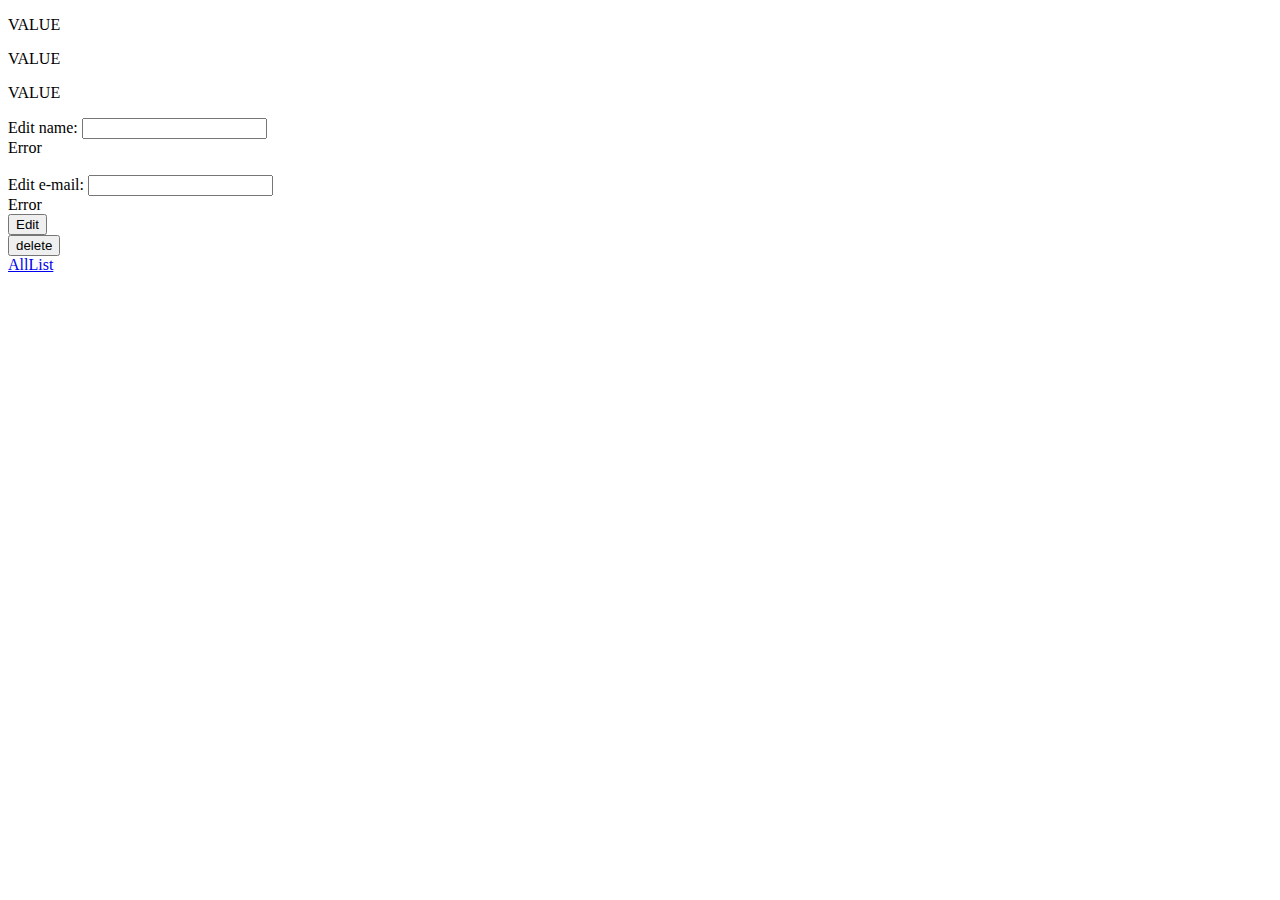
<file: src/main/webapp/WEB-INF/views/people/people.html>
﻿<!DOCTYPE html>
<html lang="en" xmlns:th="http://thymeleaf.org">
<head>
    <meta charset="UTF-8">
    <title>Title</title>
</head>
<body>
<div>
    <p th:text="${onePeople.getName()}">VALUE</p>
    <p th:text="${onePeople.getEmail()}">VALUE</p>
    <p th:text="${onePeople.getId()}">VALUE</p>

</div>

<form th:method="PATCH"  th:action="@{/people/{id}(id=${onePeople.getId()})}" th:object="${onePeople}" >
    <label for="name">Edit name: </label>
    <input type="text" th:field="*{name}" id="name"/>
    <div th:if ="${#fields.hasErrors('name')}" th:errors="*{name}" >Error</div>
    <br>
    <label for="email">Edit e-mail: </label>
    <input type="email" th:field="*{email}" id="email"/>
    <div th:if ="${#fields.hasErrors('email')}" th:errors="*{email}" >Error</div>
    <input type="submit" value="Edit"/>
</form>


<form th:method="DELETE" th:action="@{/people/{id}(id=${onePeople.getId()})}" th:object="${people}">
    <input type="submit" value="delete">
</form>

<a href="/people/">AllList</a>
</body>
</html>
</file>
<file: src/main/webapp/resources/css/elegant-fonts.css>
@font-face {
	font-family: 'ElegantIcons';
	src:url('../fonts/ElegantIcons.eot');
	src:url('../fonts/ElegantIcons.eot?#iefix') format('embedded-opentype'),
		url('../fonts/ElegantIcons.woff') format('woff'),
		url('../fonts/ElegantIcons.ttf') format('truetype'),
		url('../fonts/ElegantIcons.svg#ElegantIcons') format('svg');
	font-weight: normal;
	font-style: normal;
}

/* Use the following CSS code if you want to use data attributes for inserting your icons */
[data-icon]:before {
	font-family: 'ElegantIcons';
	content: attr(data-icon);
	speak: none;
	font-weight: normal;
	font-variant: normal;
	text-transform: none;
	line-height: 1;
	-webkit-font-smoothing: antialiased;
	-moz-osx-font-smoothing: grayscale;
}

/* Use the following CSS code if you want to have a class per icon */
/*
Instead of a list of all class selectors,
you can use the generic selector below, but it's slower:
[class*="your-class-prefix"] {
*/
.arrow_up, .arrow_down, .arrow_left, .arrow_right, .arrow_left-up, .arrow_right-up, .arrow_right-down, .arrow_left-down, .arrow-up-down, .arrow_up-down_alt, .arrow_left-right_alt, .arrow_left-right, .arrow_expand_alt2, .arrow_expand_alt, .arrow_condense, .arrow_expand, .arrow_move, .arrow_carrot-up, .arrow_carrot-down, .arrow_carrot-left, .arrow_carrot-right, .arrow_carrot-2up, .arrow_carrot-2down, .arrow_carrot-2left, .arrow_carrot-2right, .arrow_carrot-up_alt2, .arrow_carrot-down_alt2, .arrow_carrot-left_alt2, .arrow_carrot-right_alt2, .arrow_carrot-2up_alt2, .arrow_carrot-2down_alt2, .arrow_carrot-2left_alt2, .arrow_carrot-2right_alt2, .arrow_triangle-up, .arrow_triangle-down, .arrow_triangle-left, .arrow_triangle-right, .arrow_triangle-up_alt2, .arrow_triangle-down_alt2, .arrow_triangle-left_alt2, .arrow_triangle-right_alt2, .arrow_back, .icon_minus-06, .icon_plus, .icon_close, .icon_check, .icon_minus_alt2, .icon_plus_alt2, .icon_close_alt2, .icon_check_alt2, .icon_zoom-out_alt, .icon_zoom-in_alt, .icon_search, .icon_box-empty, .icon_box-selected, .icon_minus-box, .icon_plus-box, .icon_box-checked, .icon_circle-empty, .icon_circle-slelected, .icon_stop_alt2, .icon_stop, .icon_pause_alt2, .icon_pause, .icon_menu, .icon_menu-square_alt2, .icon_menu-circle_alt2, .icon_ul, .icon_ol, .icon_adjust-horiz, .icon_adjust-vert, .icon_document_alt, .icon_documents_alt, .icon_pencil, .icon_pencil-edit_alt, .icon_pencil-edit, .icon_folder-alt, .icon_folder-open_alt, .icon_folder-add_alt, .icon_info_alt, .icon_error-oct_alt, .icon_error-circle_alt, .icon_error-triangle_alt, .icon_question_alt2, .icon_question, .icon_comment_alt, .icon_chat_alt, .icon_vol-mute_alt, .icon_volume-low_alt, .icon_volume-high_alt, .icon_quotations, .icon_quotations_alt2, .icon_clock_alt, .icon_lock_alt, .icon_lock-open_alt, .icon_key_alt, .icon_cloud_alt, .icon_cloud-upload_alt, .icon_cloud-download_alt, .icon_image, .icon_images, .icon_lightbulb_alt, .icon_gift_alt, .icon_house_alt, .icon_genius, .icon_mobile, .icon_tablet, .icon_laptop, .icon_desktop, .icon_camera_alt, .icon_mail_alt, .icon_cone_alt, .icon_ribbon_alt, .icon_bag_alt, .icon_creditcard, .icon_cart_alt, .icon_paperclip, .icon_tag_alt, .icon_tags_alt, .icon_trash_alt, .icon_cursor_alt, .icon_mic_alt, .icon_compass_alt, .icon_pin_alt, .icon_pushpin_alt, .icon_map_alt, .icon_drawer_alt, .icon_toolbox_alt, .icon_book_alt, .icon_calendar, .icon_film, .icon_table, .icon_contacts_alt, .icon_headphones, .icon_lifesaver, .icon_piechart, .icon_refresh, .icon_link_alt, .icon_link, .icon_loading, .icon_blocked, .icon_archive_alt, .icon_heart_alt, .icon_star_alt, .icon_star-half_alt, .icon_star, .icon_star-half, .icon_tools, .icon_tool, .icon_cog, .icon_cogs, .arrow_up_alt, .arrow_down_alt, .arrow_left_alt, .arrow_right_alt, .arrow_left-up_alt, .arrow_right-up_alt, .arrow_right-down_alt, .arrow_left-down_alt, .arrow_condense_alt, .arrow_expand_alt3, .arrow_carrot_up_alt, .arrow_carrot-down_alt, .arrow_carrot-left_alt, .arrow_carrot-right_alt, .arrow_carrot-2up_alt, .arrow_carrot-2dwnn_alt, .arrow_carrot-2left_alt, .arrow_carrot-2right_alt, .arrow_triangle-up_alt, .arrow_triangle-down_alt, .arrow_triangle-left_alt, .arrow_triangle-right_alt, .icon_minus_alt, .icon_plus_alt, .icon_close_alt, .icon_check_alt, .icon_zoom-out, .icon_zoom-in, .icon_stop_alt, .icon_menu-square_alt, .icon_menu-circle_alt, .icon_document, .icon_documents, .icon_pencil_alt, .icon_folder, .icon_folder-open, .icon_folder-add, .icon_folder_upload, .icon_folder_download, .icon_info, .icon_error-circle, .icon_error-oct, .icon_error-triangle, .icon_question_alt, .icon_comment, .icon_chat, .icon_vol-mute, .icon_volume-low, .icon_volume-high, .icon_quotations_alt, .icon_clock, .icon_lock, .icon_lock-open, .icon_key, .icon_cloud, .icon_cloud-upload, .icon_cloud-download, .icon_lightbulb, .icon_gift, .icon_house, .icon_camera, .icon_mail, .icon_cone, .icon_ribbon, .icon_bag, .icon_cart, .icon_tag, .icon_tags, .icon_trash, .icon_cursor, .icon_mic, .icon_compass, .icon_pin, .icon_pushpin, .icon_map, .icon_drawer, .icon_toolbox, .icon_book, .icon_contacts, .icon_archive, .icon_heart, .icon_profile, .icon_group, .icon_grid-2x2, .icon_grid-3x3, .icon_music, .icon_pause_alt, .icon_phone, .icon_upload, .icon_download, .social_facebook, .social_twitter, .social_pinterest, .social_googleplus, .social_tumblr, .social_tumbleupon, .social_wordpress, .social_instagram, .social_dribbble, .social_vimeo, .social_linkedin, .social_rss, .social_deviantart, .social_share, .social_myspace, .social_skype, .social_youtube, .social_picassa, .social_googledrive, .social_flickr, .social_blogger, .social_spotify, .social_delicious, .social_facebook_circle, .social_twitter_circle, .social_pinterest_circle, .social_googleplus_circle, .social_tumblr_circle, .social_stumbleupon_circle, .social_wordpress_circle, .social_instagram_circle, .social_dribbble_circle, .social_vimeo_circle, .social_linkedin_circle, .social_rss_circle, .social_deviantart_circle, .social_share_circle, .social_myspace_circle, .social_skype_circle, .social_youtube_circle, .social_picassa_circle, .social_googledrive_alt2, .social_flickr_circle, .social_blogger_circle, .social_spotify_circle, .social_delicious_circle, .social_facebook_square, .social_twitter_square, .social_pinterest_square, .social_googleplus_square, .social_tumblr_square, .social_stumbleupon_square, .social_wordpress_square, .social_instagram_square, .social_dribbble_square, .social_vimeo_square, .social_linkedin_square, .social_rss_square, .social_deviantart_square, .social_share_square, .social_myspace_square, .social_skype_square, .social_youtube_square, .social_picassa_square, .social_googledrive_square, .social_flickr_square, .social_blogger_square, .social_spotify_square, .social_delicious_square, .icon_printer, .icon_calulator, .icon_building, .icon_floppy, .icon_drive, .icon_search-2, .icon_id, .icon_id-2, .icon_puzzle, .icon_like, .icon_dislike, .icon_mug, .icon_currency, .icon_wallet, .icon_pens, .icon_easel, .icon_flowchart, .icon_datareport, .icon_briefcase, .icon_shield, .icon_percent, .icon_globe, .icon_globe-2, .icon_target, .icon_hourglass, .icon_balance, .icon_rook, .icon_printer-alt, .icon_calculator_alt, .icon_building_alt, .icon_floppy_alt, .icon_drive_alt, .icon_search_alt, .icon_id_alt, .icon_id-2_alt, .icon_puzzle_alt, .icon_like_alt, .icon_dislike_alt, .icon_mug_alt, .icon_currency_alt, .icon_wallet_alt, .icon_pens_alt, .icon_easel_alt, .icon_flowchart_alt, .icon_datareport_alt, .icon_briefcase_alt, .icon_shield_alt, .icon_percent_alt, .icon_globe_alt, .icon_clipboard {
	font-family: 'ElegantIcons';
	speak: none;
	font-style: normal;
	font-weight: normal;
	font-variant: normal;
	text-transform: none;
	line-height: 1;
	-webkit-font-smoothing: antialiased;
}
.arrow_up:before {
	content: "\21";
}
.arrow_down:before {
	content: "\22";
}
.arrow_left:before {
	content: "\23";
}
.arrow_right:before {
	content: "\24";
}
.arrow_left-up:before {
	content: "\25";
}
.arrow_right-up:before {
	content: "\26";
}
.arrow_right-down:before {
	content: "\27";
}
.arrow_left-down:before {
	content: "\28";
}
.arrow-up-down:before {
	content: "\29";
}
.arrow_up-down_alt:before {
	content: "\2a";
}
.arrow_left-right_alt:before {
	content: "\2b";
}
.arrow_left-right:before {
	content: "\2c";
}
.arrow_expand_alt2:before {
	content: "\2d";
}
.arrow_expand_alt:before {
	content: "\2e";
}
.arrow_condense:before {
	content: "\2f";
}
.arrow_expand:before {
	content: "\30";
}
.arrow_move:before {
	content: "\31";
}
.arrow_carrot-up:before {
	content: "\32";
}
.arrow_carrot-down:before {
	content: "\33";
}
.arrow_carrot-left:before {
	content: "\34";
}
.arrow_carrot-right:before {
	content: "\35";
}
.arrow_carrot-2up:before {
	content: "\36";
}
.arrow_carrot-2down:before {
	content: "\37";
}
.arrow_carrot-2left:before {
	content: "\38";
}
.arrow_carrot-2right:before {
	content: "\39";
}
.arrow_carrot-up_alt2:before {
	content: "\3a";
}
.arrow_carrot-down_alt2:before {
	content: "\3b";
}
.arrow_carrot-left_alt2:before {
	content: "\3c";
}
.arrow_carrot-right_alt2:before {
	content: "\3d";
}
.arrow_carrot-2up_alt2:before {
	content: "\3e";
}
.arrow_carrot-2down_alt2:before {
	content: "\3f";
}
.arrow_carrot-2left_alt2:before {
	content: "\40";
}
.arrow_carrot-2right_alt2:before {
	content: "\41";
}
.arrow_triangle-up:before {
	content: "\42";
}
.arrow_triangle-down:before {
	content: "\43";
}
.arrow_triangle-left:before {
	content: "\44";
}
.arrow_triangle-right:before {
	content: "\45";
}
.arrow_triangle-up_alt2:before {
	content: "\46";
}
.arrow_triangle-down_alt2:before {
	content: "\47";
}
.arrow_triangle-left_alt2:before {
	content: "\48";
}
.arrow_triangle-right_alt2:before {
	content: "\49";
}
.arrow_back:before {
	content: "\4a";
}
.icon_minus-06:before {
	content: "\4b";
}
.icon_plus:before {
	content: "\4c";
}
.icon_close:before {
	content: "\4d";
}
.icon_check:before {
	content: "\4e";
}
.icon_minus_alt2:before {
	content: "\4f";
}
.icon_plus_alt2:before {
	content: "\50";
}
.icon_close_alt2:before {
	content: "\51";
}
.icon_check_alt2:before {
	content: "\52";
}
.icon_zoom-out_alt:before {
	content: "\53";
}
.icon_zoom-in_alt:before {
	content: "\54";
}
.icon_search:before {
	content: "\55";
}
.icon_box-empty:before {
	content: "\56";
}
.icon_box-selected:before {
	content: "\57";
}
.icon_minus-box:before {
	content: "\58";
}
.icon_plus-box:before {
	content: "\59";
}
.icon_box-checked:before {
	content: "\5a";
}
.icon_circle-empty:before {
	content: "\5b";
}
.icon_circle-slelected:before {
	content: "\5c";
}
.icon_stop_alt2:before {
	content: "\5d";
}
.icon_stop:before {
	content: "\5e";
}
.icon_pause_alt2:before {
	content: "\5f";
}
.icon_pause:before {
	content: "\60";
}
.icon_menu:before {
	content: "\61";
}
.icon_menu-square_alt2:before {
	content: "\62";
}
.icon_menu-circle_alt2:before {
	content: "\63";
}
.icon_ul:before {
	content: "\64";
}
.icon_ol:before {
	content: "\65";
}
.icon_adjust-horiz:before {
	content: "\66";
}
.icon_adjust-vert:before {
	content: "\67";
}
.icon_document_alt:before {
	content: "\68";
}
.icon_documents_alt:before {
	content: "\69";
}
.icon_pencil:before {
	content: "\6a";
}
.icon_pencil-edit_alt:before {
	content: "\6b";
}
.icon_pencil-edit:before {
	content: "\6c";
}
.icon_folder-alt:before {
	content: "\6d";
}
.icon_folder-open_alt:before {
	content: "\6e";
}
.icon_folder-add_alt:before {
	content: "\6f";
}
.icon_info_alt:before {
	content: "\70";
}
.icon_error-oct_alt:before {
	content: "\71";
}
.icon_error-circle_alt:before {
	content: "\72";
}
.icon_error-triangle_alt:before {
	content: "\73";
}
.icon_question_alt2:before {
	content: "\74";
}
.icon_question:before {
	content: "\75";
}
.icon_comment_alt:before {
	content: "\76";
}
.icon_chat_alt:before {
	content: "\77";
}
.icon_vol-mute_alt:before {
	content: "\78";
}
.icon_volume-low_alt:before {
	content: "\79";
}
.icon_volume-high_alt:before {
	content: "\7a";
}
.icon_quotations:before {
	content: "\7b";
}
.icon_quotations_alt2:before {
	content: "\7c";
}
.icon_clock_alt:before {
	content: "\7d";
}
.icon_lock_alt:before {
	content: "\7e";
}
.icon_lock-open_alt:before {
	content: "\e000";
}
.icon_key_alt:before {
	content: "\e001";
}
.icon_cloud_alt:before {
	content: "\e002";
}
.icon_cloud-upload_alt:before {
	content: "\e003";
}
.icon_cloud-download_alt:before {
	content: "\e004";
}
.icon_image:before {
	content: "\e005";
}
.icon_images:before {
	content: "\e006";
}
.icon_lightbulb_alt:before {
	content: "\e007";
}
.icon_gift_alt:before {
	content: "\e008";
}
.icon_house_alt:before {
	content: "\e009";
}
.icon_genius:before {
	content: "\e00a";
}
.icon_mobile:before {
	content: "\e00b";
}
.icon_tablet:before {
	content: "\e00c";
}
.icon_laptop:before {
	content: "\e00d";
}
.icon_desktop:before {
	content: "\e00e";
}
.icon_camera_alt:before {
	content: "\e00f";
}
.icon_mail_alt:before {
	content: "\e010";
}
.icon_cone_alt:before {
	content: "\e011";
}
.icon_ribbon_alt:before {
	content: "\e012";
}
.icon_bag_alt:before {
	content: "\e013";
}
.icon_creditcard:before {
	content: "\e014";
}
.icon_cart_alt:before {
	content: "\e015";
}
.icon_paperclip:before {
	content: "\e016";
}
.icon_tag_alt:before {
	content: "\e017";
}
.icon_tags_alt:before {
	content: "\e018";
}
.icon_trash_alt:before {
	content: "\e019";
}
.icon_cursor_alt:before {
	content: "\e01a";
}
.icon_mic_alt:before {
	content: "\e01b";
}
.icon_compass_alt:before {
	content: "\e01c";
}
.icon_pin_alt:before {
	content: "\e01d";
}
.icon_pushpin_alt:before {
	content: "\e01e";
}
.icon_map_alt:before {
	content: "\e01f";
}
.icon_drawer_alt:before {
	content: "\e020";
}
.icon_toolbox_alt:before {
	content: "\e021";
}
.icon_book_alt:before {
	content: "\e022";
}
.icon_calendar:before {
	content: "\e023";
}
.icon_film:before {
	content: "\e024";
}
.icon_table:before {
	content: "\e025";
}
.icon_contacts_alt:before {
	content: "\e026";
}
.icon_headphones:before {
	content: "\e027";
}
.icon_lifesaver:before {
	content: "\e028";
}
.icon_piechart:before {
	content: "\e029";
}
.icon_refresh:before {
	content: "\e02a";
}
.icon_link_alt:before {
	content: "\e02b";
}
.icon_link:before {
	content: "\e02c";
}
.icon_loading:before {
	content: "\e02d";
}
.icon_blocked:before {
	content: "\e02e";
}
.icon_archive_alt:before {
	content: "\e02f";
}
.icon_heart_alt:before {
	content: "\e030";
}
.icon_star_alt:before {
	content: "\e031";
}
.icon_star-half_alt:before {
	content: "\e032";
}
.icon_star:before {
	content: "\e033";
}
.icon_star-half:before {
	content: "\e034";
}
.icon_tools:before {
	content: "\e035";
}
.icon_tool:before {
	content: "\e036";
}
.icon_cog:before {
	content: "\e037";
}
.icon_cogs:before {
	content: "\e038";
}
.arrow_up_alt:before {
	content: "\e039";
}
.arrow_down_alt:before {
	content: "\e03a";
}
.arrow_left_alt:before {
	content: "\e03b";
}
.arrow_right_alt:before {
	content: "\e03c";
}
.arrow_left-up_alt:before {
	content: "\e03d";
}
.arrow_right-up_alt:before {
	content: "\e03e";
}
.arrow_right-down_alt:before {
	content: "\e03f";
}
.arrow_left-down_alt:before {
	content: "\e040";
}
.arrow_condense_alt:before {
	content: "\e041";
}
.arrow_expand_alt3:before {
	content: "\e042";
}
.arrow_carrot_up_alt:before {
	content: "\e043";
}
.arrow_carrot-down_alt:before {
	content: "\e044";
}
.arrow_carrot-left_alt:before {
	content: "\e045";
}
.arrow_carrot-right_alt:before {
	content: "\e046";
}
.arrow_carrot-2up_alt:before {
	content: "\e047";
}
.arrow_carrot-2dwnn_alt:before {
	content: "\e048";
}
.arrow_carrot-2left_alt:before {
	content: "\e049";
}
.arrow_carrot-2right_alt:before {
	content: "\e04a";
}
.arrow_triangle-up_alt:before {
	content: "\e04b";
}
.arrow_triangle-down_alt:before {
	content: "\e04c";
}
.arrow_triangle-left_alt:before {
	content: "\e04d";
}
.arrow_triangle-right_alt:before {
	content: "\e04e";
}
.icon_minus_alt:before {
	content: "\e04f";
}
.icon_plus_alt:before {
	content: "\e050";
}
.icon_close_alt:before {
	content: "\e051";
}
.icon_check_alt:before {
	content: "\e052";
}
.icon_zoom-out:before {
	content: "\e053";
}
.icon_zoom-in:before {
	content: "\e054";
}
.icon_stop_alt:before {
	content: "\e055";
}
.icon_menu-square_alt:before {
	content: "\e056";
}
.icon_menu-circle_alt:before {
	content: "\e057";
}
.icon_document:before {
	content: "\e058";
}
.icon_documents:before {
	content: "\e059";
}
.icon_pencil_alt:before {
	content: "\e05a";
}
.icon_folder:before {
	content: "\e05b";
}
.icon_folder-open:before {
	content: "\e05c";
}
.icon_folder-add:before {
	content: "\e05d";
}
.icon_folder_upload:before {
	content: "\e05e";
}
.icon_folder_download:before {
	content: "\e05f";
}
.icon_info:before {
	content: "\e060";
}
.icon_error-circle:before {
	content: "\e061";
}
.icon_error-oct:before {
	content: "\e062";
}
.icon_error-triangle:before {
	content: "\e063";
}
.icon_question_alt:before {
	content: "\e064";
}
.icon_comment:before {
	content: "\e065";
}
.icon_chat:before {
	content: "\e066";
}
.icon_vol-mute:before {
	content: "\e067";
}
.icon_volume-low:before {
	content: "\e068";
}
.icon_volume-high:before {
	content: "\e069";
}
.icon_quotations_alt:before {
	content: "\e06a";
}
.icon_clock:before {
	content: "\e06b";
}
.icon_lock:before {
	content: "\e06c";
}
.icon_lock-open:before {
	content: "\e06d";
}
.icon_key:before {
	content: "\e06e";
}
.icon_cloud:before {
	content: "\e06f";
}
.icon_cloud-upload:before {
	content: "\e070";
}
.icon_cloud-download:before {
	content: "\e071";
}
.icon_lightbulb:before {
	content: "\e072";
}
.icon_gift:before {
	content: "\e073";
}
.icon_house:before {
	content: "\e074";
}
.icon_camera:before {
	content: "\e075";
}
.icon_mail:before {
	content: "\e076";
}
.icon_cone:before {
	content: "\e077";
}
.icon_ribbon:before {
	content: "\e078";
}
.icon_bag:before {
	content: "\e079";
}
.icon_cart:before {
	content: "\e07a";
}
.icon_tag:before {
	content: "\e07b";
}
.icon_tags:before {
	content: "\e07c";
}
.icon_trash:before {
	content: "\e07d";
}
.icon_cursor:before {
	content: "\e07e";
}
.icon_mic:before {
	content: "\e07f";
}
.icon_compass:before {
	content: "\e080";
}
.icon_pin:before {
	content: "\e081";
}
.icon_pushpin:before {
	content: "\e082";
}
.icon_map:before {
	content: "\e083";
}
.icon_drawer:before {
	content: "\e084";
}
.icon_toolbox:before {
	content: "\e085";
}
.icon_book:before {
	content: "\e086";
}
.icon_contacts:before {
	content: "\e087";
}
.icon_archive:before {
	content: "\e088";
}
.icon_heart:before {
	content: "\e089";
}
.icon_profile:before {
	content: "\e08a";
}
.icon_group:before {
	content: "\e08b";
}
.icon_grid-2x2:before {
	content: "\e08c";
}
.icon_grid-3x3:before {
	content: "\e08d";
}
.icon_music:before {
	content: "\e08e";
}
.icon_pause_alt:before {
	content: "\e08f";
}
.icon_phone:before {
	content: "\e090";
}
.icon_upload:before {
	content: "\e091";
}
.icon_download:before {
	content: "\e092";
}
.social_facebook:before {
	content: "\e093";
}
.social_twitter:before {
	content: "\e094";
}
.social_pinterest:before {
	content: "\e095";
}
.social_googleplus:before {
	content: "\e096";
}
.social_tumblr:before {
	content: "\e097";
}
.social_tumbleupon:before {
	content: "\e098";
}
.social_wordpress:before {
	content: "\e099";
}
.social_instagram:before {
	content: "\e09a";
}
.social_dribbble:before {
	content: "\e09b";
}
.social_vimeo:before {
	content: "\e09c";
}
.social_linkedin:before {
	content: "\e09d";
}
.social_rss:before {
	content: "\e09e";
}
.social_deviantart:before {
	content: "\e09f";
}
.social_share:before {
	content: "\e0a0";
}
.social_myspace:before {
	content: "\e0a1";
}
.social_skype:before {
	content: "\e0a2";
}
.social_youtube:before {
	content: "\e0a3";
}
.social_picassa:before {
	content: "\e0a4";
}
.social_googledrive:before {
	content: "\e0a5";
}
.social_flickr:before {
	content: "\e0a6";
}
.social_blogger:before {
	content: "\e0a7";
}
.social_spotify:before {
	content: "\e0a8";
}
.social_delicious:before {
	content: "\e0a9";
}
.social_facebook_circle:before {
	content: "\e0aa";
}
.social_twitter_circle:before {
	content: "\e0ab";
}
.social_pinterest_circle:before {
	content: "\e0ac";
}
.social_googleplus_circle:before {
	content: "\e0ad";
}
.social_tumblr_circle:before {
	content: "\e0ae";
}
.social_stumbleupon_circle:before {
	content: "\e0af";
}
.social_wordpress_circle:before {
	content: "\e0b0";
}
.social_instagram_circle:before {
	content: "\e0b1";
}
.social_dribbble_circle:before {
	content: "\e0b2";
}
.social_vimeo_circle:before {
	content: "\e0b3";
}
.social_linkedin_circle:before {
	content: "\e0b4";
}
.social_rss_circle:before {
	content: "\e0b5";
}
.social_deviantart_circle:before {
	content: "\e0b6";
}
.social_share_circle:before {
	content: "\e0b7";
}
.social_myspace_circle:before {
	content: "\e0b8";
}
.social_skype_circle:before {
	content: "\e0b9";
}
.social_youtube_circle:before {
	content: "\e0ba";
}
.social_picassa_circle:before {
	content: "\e0bb";
}
.social_googledrive_alt2:before {
	content: "\e0bc";
}
.social_flickr_circle:before {
	content: "\e0bd";
}
.social_blogger_circle:before {
	content: "\e0be";
}
.social_spotify_circle:before {
	content: "\e0bf";
}
.social_delicious_circle:before {
	content: "\e0c0";
}
.social_facebook_square:before {
	content: "\e0c1";
}
.social_twitter_square:before {
	content: "\e0c2";
}
.social_pinterest_square:before {
	content: "\e0c3";
}
.social_googleplus_square:before {
	content: "\e0c4";
}
.social_tumblr_square:before {
	content: "\e0c5";
}
.social_stumbleupon_square:before {
	content: "\e0c6";
}
.social_wordpress_square:before {
	content: "\e0c7";
}
.social_instagram_square:before {
	content: "\e0c8";
}
.social_dribbble_square:before {
	content: "\e0c9";
}
.social_vimeo_square:before {
	content: "\e0ca";
}
.social_linkedin_square:before {
	content: "\e0cb";
}
.social_rss_square:before {
	content: "\e0cc";
}
.social_deviantart_square:before {
	content: "\e0cd";
}
.social_share_square:before {
	content: "\e0ce";
}
.social_myspace_square:before {
	content: "\e0cf";
}
.social_skype_square:before {
	content: "\e0d0";
}
.social_youtube_square:before {
	content: "\e0d1";
}
.social_picassa_square:before {
	content: "\e0d2";
}
.social_googledrive_square:before {
	content: "\e0d3";
}
.social_flickr_square:before {
	content: "\e0d4";
}
.social_blogger_square:before {
	content: "\e0d5";
}
.social_spotify_square:before {
	content: "\e0d6";
}
.social_delicious_square:before {
	content: "\e0d7";
}
.icon_printer:before {
	content: "\e103";
}
.icon_calulator:before {
	content: "\e0ee";
}
.icon_building:before {
	content: "\e0ef";
}
.icon_floppy:before {
	content: "\e0e8";
}
.icon_drive:before {
	content: "\e0ea";
}
.icon_search-2:before {
	content: "\e101";
}
.icon_id:before {
	content: "\e107";
}
.icon_id-2:before {
	content: "\e108";
}
.icon_puzzle:before {
	content: "\e102";
}
.icon_like:before {
	content: "\e106";
}
.icon_dislike:before {
	content: "\e0eb";
}
.icon_mug:before {
	content: "\e105";
}
.icon_currency:before {
	content: "\e0ed";
}
.icon_wallet:before {
	content: "\e100";
}
.icon_pens:before {
	content: "\e104";
}
.icon_easel:before {
	content: "\e0e9";
}
.icon_flowchart:before {
	content: "\e109";
}
.icon_datareport:before {
	content: "\e0ec";
}
.icon_briefcase:before {
	content: "\e0fe";
}
.icon_shield:before {
	content: "\e0f6";
}
.icon_percent:before {
	content: "\e0fb";
}
.icon_globe:before {
	content: "\e0e2";
}
.icon_globe-2:before {
	content: "\e0e3";
}
.icon_target:before {
	content: "\e0f5";
}
.icon_hourglass:before {
	content: "\e0e1";
}
.icon_balance:before {
	content: "\e0ff";
}
.icon_rook:before {
	content: "\e0f8";
}
.icon_printer-alt:before {
	content: "\e0fa";
}
.icon_calculator_alt:before {
	content: "\e0e7";
}
.icon_building_alt:before {
	content: "\e0fd";
}
.icon_floppy_alt:before {
	content: "\e0e4";
}
.icon_drive_alt:before {
	content: "\e0e5";
}
.icon_search_alt:before {
	content: "\e0f7";
}
.icon_id_alt:before {
	content: "\e0e0";
}
.icon_id-2_alt:before {
	content: "\e0fc";
}
.icon_puzzle_alt:before {
	content: "\e0f9";
}
.icon_like_alt:before {
	content: "\e0dd";
}
.icon_dislike_alt:before {
	content: "\e0f1";
}
.icon_mug_alt:before {
	content: "\e0dc";
}
.icon_currency_alt:before {
	content: "\e0f3";
}
.icon_wallet_alt:before {
	content: "\e0d8";
}
.icon_pens_alt:before {
	content: "\e0db";
}
.icon_easel_alt:before {
	content: "\e0f0";
}
.icon_flowchart_alt:before {
	content: "\e0df";
}
.icon_datareport_alt:before {
	content: "\e0f2";
}
.icon_briefcase_alt:before {
	content: "\e0f4";
}
.icon_shield_alt:before {
	content: "\e0d9";
}
.icon_percent_alt:before {
	content: "\e0da";
}
.icon_globe_alt:before {
	content: "\e0de";
}
.icon_clipboard:before {
	content: "\e0e6";
}


	.glyph {
		float: left;
		text-align: center;
		padding: .75em;
		margin: .4em 1.5em .75em 0;
		width: 6em;
text-shadow: none;
	}
        .glyph_big {
        font-size: 128px;
        color: #59c5dc;
        float: left;
        margin-right: 20px;
        }

        .glyph div { padding-bottom: 10px;}

	.glyph input {
		font-family: consolas, monospace;
		font-size: 12px;
		width: 100%;
		text-align: center;
		border: 0;
		box-shadow: 0 0 0 1px #ccc;
		padding: .2em;
                -moz-border-radius: 5px;
                -webkit-border-radius: 5px;
	}
	.centered {
		margin-left: auto;
		margin-right: auto;
	}
	.glyph .fs1 {
		font-size: 2em;
	}
</file>
<file: src/main/webapp/resources/css/themify-icons.css>
@font-face {
	font-family: 'themify';
	src:url('../fonts/themify.eot?-fvbane');
	src:url('../fonts/themify.eot?#iefix-fvbane') format('embedded-opentype'),
		url('../fonts/themify.woff?-fvbane') format('woff'),
		url('../fonts/themify.ttf?-fvbane') format('truetype'),
		url('../fonts/themify.svg?-fvbane#themify') format('svg');
	font-weight: normal;
	font-style: normal;
}

[class^="ti-"], [class*=" ti-"] {
	font-family: 'themify';
	speak: none;
	font-style: normal;
	font-weight: normal;
	font-variant: normal;
	text-transform: none;
	line-height: 1;

	/* Better Font Rendering =========== */
	-webkit-font-smoothing: antialiased;
	-moz-osx-font-smoothing: grayscale;
}

.ti-wand:before {
	content: "\e600";
}
.ti-volume:before {
	content: "\e601";
}
.ti-user:before {
	content: "\e602";
}
.ti-unlock:before {
	content: "\e603";
}
.ti-unlink:before {
	content: "\e604";
}
.ti-trash:before {
	content: "\e605";
}
.ti-thought:before {
	content: "\e606";
}
.ti-target:before {
	content: "\e607";
}
.ti-tag:before {
	content: "\e608";
}
.ti-tablet:before {
	content: "\e609";
}
.ti-star:before {
	content: "\e60a";
}
.ti-spray:before {
	content: "\e60b";
}
.ti-signal:before {
	content: "\e60c";
}
.ti-shopping-cart:before {
	content: "\e60d";
}
.ti-shopping-cart-full:before {
	content: "\e60e";
}
.ti-settings:before {
	content: "\e60f";
}
.ti-search:before {
	content: "\e610";
}
.ti-zoom-in:before {
	content: "\e611";
}
.ti-zoom-out:before {
	content: "\e612";
}
.ti-cut:before {
	content: "\e613";
}
.ti-ruler:before {
	content: "\e614";
}
.ti-ruler-pencil:before {
	content: "\e615";
}
.ti-ruler-alt:before {
	content: "\e616";
}
.ti-bookmark:before {
	content: "\e617";
}
.ti-bookmark-alt:before {
	content: "\e618";
}
.ti-reload:before {
	content: "\e619";
}
.ti-plus:before {
	content: "\e61a";
}
.ti-pin:before {
	content: "\e61b";
}
.ti-pencil:before {
	content: "\e61c";
}
.ti-pencil-alt:before {
	content: "\e61d";
}
.ti-paint-roller:before {
	content: "\e61e";
}
.ti-paint-bucket:before {
	content: "\e61f";
}
.ti-na:before {
	content: "\e620";
}
.ti-mobile:before {
	content: "\e621";
}
.ti-minus:before {
	content: "\e622";
}
.ti-medall:before {
	content: "\e623";
}
.ti-medall-alt:before {
	content: "\e624";
}
.ti-marker:before {
	content: "\e625";
}
.ti-marker-alt:before {
	content: "\e626";
}
.ti-arrow-up:before {
	content: "\e627";
}
.ti-arrow-right:before {
	content: "\e628";
}
.ti-arrow-left:before {
	content: "\e629";
}
.ti-arrow-down:before {
	content: "\e62a";
}
.ti-lock:before {
	content: "\e62b";
}
.ti-location-arrow:before {
	content: "\e62c";
}
.ti-link:before {
	content: "\e62d";
}
.ti-layout:before {
	content: "\e62e";
}
.ti-layers:before {
	content: "\e62f";
}
.ti-layers-alt:before {
	content: "\e630";
}
.ti-key:before {
	content: "\e631";
}
.ti-import:before {
	content: "\e632";
}
.ti-image:before {
	content: "\e633";
}
.ti-heart:before {
	content: "\e634";
}
.ti-heart-broken:before {
	content: "\e635";
}
.ti-hand-stop:before {
	content: "\e636";
}
.ti-hand-open:before {
	content: "\e637";
}
.ti-hand-drag:before {
	content: "\e638";
}
.ti-folder:before {
	content: "\e639";
}
.ti-flag:before {
	content: "\e63a";
}
.ti-flag-alt:before {
	content: "\e63b";
}
.ti-flag-alt-2:before {
	content: "\e63c";
}
.ti-eye:before {
	content: "\e63d";
}
.ti-export:before {
	content: "\e63e";
}
.ti-exchange-vertical:before {
	content: "\e63f";
}
.ti-desktop:before {
	content: "\e640";
}
.ti-cup:before {
	content: "\e641";
}
.ti-crown:before {
	content: "\e642";
}
.ti-comments:before {
	content: "\e643";
}
.ti-comment:before {
	content: "\e644";
}
.ti-comment-alt:before {
	content: "\e645";
}
.ti-close:before {
	content: "\e646";
}
.ti-clip:before {
	content: "\e647";
}
.ti-angle-up:before {
	content: "\e648";
}
.ti-angle-right:before {
	content: "\e649";
}
.ti-angle-left:before {
	content: "\e64a";
}
.ti-angle-down:before {
	content: "\e64b";
}
.ti-check:before {
	content: "\e64c";
}
.ti-check-box:before {
	content: "\e64d";
}
.ti-camera:before {
	content: "\e64e";
}
.ti-announcement:before {
	content: "\e64f";
}
.ti-brush:before {
	content: "\e650";
}
.ti-briefcase:before {
	content: "\e651";
}
.ti-bolt:before {
	content: "\e652";
}
.ti-bolt-alt:before {
	content: "\e653";
}
.ti-blackboard:before {
	content: "\e654";
}
.ti-bag:before {
	content: "\e655";
}
.ti-move:before {
	content: "\e656";
}
.ti-arrows-vertical:before {
	content: "\e657";
}
.ti-arrows-horizontal:before {
	content: "\e658";
}
.ti-fullscreen:before {
	content: "\e659";
}
.ti-arrow-top-right:before {
	content: "\e65a";
}
.ti-arrow-top-left:before {
	content: "\e65b";
}
.ti-arrow-circle-up:before {
	content: "\e65c";
}
.ti-arrow-circle-right:before {
	content: "\e65d";
}
.ti-arrow-circle-left:before {
	content: "\e65e";
}
.ti-arrow-circle-down:before {
	content: "\e65f";
}
.ti-angle-double-up:before {
	content: "\e660";
}
.ti-angle-double-right:before {
	content: "\e661";
}
.ti-angle-double-left:before {
	content: "\e662";
}
.ti-angle-double-down:before {
	content: "\e663";
}
.ti-zip:before {
	content: "\e664";
}
.ti-world:before {
	content: "\e665";
}
.ti-wheelchair:before {
	content: "\e666";
}
.ti-view-list:before {
	content: "\e667";
}
.ti-view-list-alt:before {
	content: "\e668";
}
.ti-view-grid:before {
	content: "\e669";
}
.ti-uppercase:before {
	content: "\e66a";
}
.ti-upload:before {
	content: "\e66b";
}
.ti-underline:before {
	content: "\e66c";
}
.ti-truck:before {
	content: "\e66d";
}
.ti-timer:before {
	content: "\e66e";
}
.ti-ticket:before {
	content: "\e66f";
}
.ti-thumb-up:before {
	content: "\e670";
}
.ti-thumb-down:before {
	content: "\e671";
}
.ti-text:before {
	content: "\e672";
}
.ti-stats-up:before {
	content: "\e673";
}
.ti-stats-down:before {
	content: "\e674";
}
.ti-split-v:before {
	content: "\e675";
}
.ti-split-h:before {
	content: "\e676";
}
.ti-smallcap:before {
	content: "\e677";
}
.ti-shine:before {
	content: "\e678";
}
.ti-shift-right:before {
	content: "\e679";
}
.ti-shift-left:before {
	content: "\e67a";
}
.ti-shield:before {
	content: "\e67b";
}
.ti-notepad:before {
	content: "\e67c";
}
.ti-server:before {
	content: "\e67d";
}
.ti-quote-right:before {
	content: "\e67e";
}
.ti-quote-left:before {
	content: "\e67f";
}
.ti-pulse:before {
	content: "\e680";
}
.ti-printer:before {
	content: "\e681";
}
.ti-power-off:before {
	content: "\e682";
}
.ti-plug:before {
	content: "\e683";
}
.ti-pie-chart:before {
	content: "\e684";
}
.ti-paragraph:before {
	content: "\e685";
}
.ti-panel:before {
	content: "\e686";
}
.ti-package:before {
	content: "\e687";
}
.ti-music:before {
	content: "\e688";
}
.ti-music-alt:before {
	content: "\e689";
}
.ti-mouse:before {
	content: "\e68a";
}
.ti-mouse-alt:before {
	content: "\e68b";
}
.ti-money:before {
	content: "\e68c";
}
.ti-microphone:before {
	content: "\e68d";
}
.ti-menu:before {
	content: "\e68e";
}
.ti-menu-alt:before {
	content: "\e68f";
}
.ti-map:before {
	content: "\e690";
}
.ti-map-alt:before {
	content: "\e691";
}
.ti-loop:before {
	content: "\e692";
}
.ti-location-pin:before {
	content: "\e693";
}
.ti-list:before {
	content: "\e694";
}
.ti-light-bulb:before {
	content: "\e695";
}
.ti-Italic:before {
	content: "\e696";
}
.ti-info:before {
	content: "\e697";
}
.ti-infinite:before {
	content: "\e698";
}
.ti-id-badge:before {
	content: "\e699";
}
.ti-hummer:before {
	content: "\e69a";
}
.ti-home:before {
	content: "\e69b";
}
.ti-help:before {
	content: "\e69c";
}
.ti-headphone:before {
	content: "\e69d";
}
.ti-harddrives:before {
	content: "\e69e";
}
.ti-harddrive:before {
	content: "\e69f";
}
.ti-gift:before {
	content: "\e6a0";
}
.ti-game:before {
	content: "\e6a1";
}
.ti-filter:before {
	content: "\e6a2";
}
.ti-files:before {
	content: "\e6a3";
}
.ti-file:before {
	content: "\e6a4";
}
.ti-eraser:before {
	content: "\e6a5";
}
.ti-envelope:before {
	content: "\e6a6";
}
.ti-download:before {
	content: "\e6a7";
}
.ti-direction:before {
	content: "\e6a8";
}
.ti-direction-alt:before {
	content: "\e6a9";
}
.ti-dashboard:before {
	content: "\e6aa";
}
.ti-control-stop:before {
	content: "\e6ab";
}
.ti-control-shuffle:before {
	content: "\e6ac";
}
.ti-control-play:before {
	content: "\e6ad";
}
.ti-control-pause:before {
	content: "\e6ae";
}
.ti-control-forward:before {
	content: "\e6af";
}
.ti-control-backward:before {
	content: "\e6b0";
}
.ti-cloud:before {
	content: "\e6b1";
}
.ti-cloud-up:before {
	content: "\e6b2";
}
.ti-cloud-down:before {
	content: "\e6b3";
}
.ti-clipboard:before {
	content: "\e6b4";
}
.ti-car:before {
	content: "\e6b5";
}
.ti-calendar:before {
	content: "\e6b6";
}
.ti-book:before {
	content: "\e6b7";
}
.ti-bell:before {
	content: "\e6b8";
}
.ti-basketball:before {
	content: "\e6b9";
}
.ti-bar-chart:before {
	content: "\e6ba";
}
.ti-bar-chart-alt:before {
	content: "\e6bb";
}
.ti-back-right:before {
	content: "\e6bc";
}
.ti-back-left:before {
	content: "\e6bd";
}
.ti-arrows-corner:before {
	content: "\e6be";
}
.ti-archive:before {
	content: "\e6bf";
}
.ti-anchor:before {
	content: "\e6c0";
}
.ti-align-right:before {
	content: "\e6c1";
}
.ti-align-left:before {
	content: "\e6c2";
}
.ti-align-justify:before {
	content: "\e6c3";
}
.ti-align-center:before {
	content: "\e6c4";
}
.ti-alert:before {
	content: "\e6c5";
}
.ti-alarm-clock:before {
	content: "\e6c6";
}
.ti-agenda:before {
	content: "\e6c7";
}
.ti-write:before {
	content: "\e6c8";
}
.ti-window:before {
	content: "\e6c9";
}
.ti-widgetized:before {
	content: "\e6ca";
}
.ti-widget:before {
	content: "\e6cb";
}
.ti-widget-alt:before {
	content: "\e6cc";
}
.ti-wallet:before {
	content: "\e6cd";
}
.ti-video-clapper:before {
	content: "\e6ce";
}
.ti-video-camera:before {
	content: "\e6cf";
}
.ti-vector:before {
	content: "\e6d0";
}
.ti-themify-logo:before {
	content: "\e6d1";
}
.ti-themify-favicon:before {
	content: "\e6d2";
}
.ti-themify-favicon-alt:before {
	content: "\e6d3";
}
.ti-support:before {
	content: "\e6d4";
}
.ti-stamp:before {
	content: "\e6d5";
}
.ti-split-v-alt:before {
	content: "\e6d6";
}
.ti-slice:before {
	content: "\e6d7";
}
.ti-shortcode:before {
	content: "\e6d8";
}
.ti-shift-right-alt:before {
	content: "\e6d9";
}
.ti-shift-left-alt:before {
	content: "\e6da";
}
.ti-ruler-alt-2:before {
	content: "\e6db";
}
.ti-receipt:before {
	content: "\e6dc";
}
.ti-pin2:before {
	content: "\e6dd";
}
.ti-pin-alt:before {
	content: "\e6de";
}
.ti-pencil-alt2:before {
	content: "\e6df";
}
.ti-palette:before {
	content: "\e6e0";
}
.ti-more:before {
	content: "\e6e1";
}
.ti-more-alt:before {
	content: "\e6e2";
}
.ti-microphone-alt:before {
	content: "\e6e3";
}
.ti-magnet:before {
	content: "\e6e4";
}
.ti-line-double:before {
	content: "\e6e5";
}
.ti-line-dotted:before {
	content: "\e6e6";
}
.ti-line-dashed:before {
	content: "\e6e7";
}
.ti-layout-width-full:before {
	content: "\e6e8";
}
.ti-layout-width-default:before {
	content: "\e6e9";
}
.ti-layout-width-default-alt:before {
	content: "\e6ea";
}
.ti-layout-tab:before {
	content: "\e6eb";
}
.ti-layout-tab-window:before {
	content: "\e6ec";
}
.ti-layout-tab-v:before {
	content: "\e6ed";
}
.ti-layout-tab-min:before {
	content: "\e6ee";
}
.ti-layout-slider:before {
	content: "\e6ef";
}
.ti-layout-slider-alt:before {
	content: "\e6f0";
}
.ti-layout-sidebar-right:before {
	content: "\e6f1";
}
.ti-layout-sidebar-none:before {
	content: "\e6f2";
}
.ti-layout-sidebar-left:before {
	content: "\e6f3";
}
.ti-layout-placeholder:before {
	content: "\e6f4";
}
.ti-layout-menu:before {
	content: "\e6f5";
}
.ti-layout-menu-v:before {
	content: "\e6f6";
}
.ti-layout-menu-separated:before {
	content: "\e6f7";
}
.ti-layout-menu-full:before {
	content: "\e6f8";
}
.ti-layout-media-right-alt:before {
	content: "\e6f9";
}
.ti-layout-media-right:before {
	content: "\e6fa";
}
.ti-layout-media-overlay:before {
	content: "\e6fb";
}
.ti-layout-media-overlay-alt:before {
	content: "\e6fc";
}
.ti-layout-media-overlay-alt-2:before {
	content: "\e6fd";
}
.ti-layout-media-left-alt:before {
	content: "\e6fe";
}
.ti-layout-media-left:before {
	content: "\e6ff";
}
.ti-layout-media-center-alt:before {
	content: "\e700";
}
.ti-layout-media-center:before {
	content: "\e701";
}
.ti-layout-list-thumb:before {
	content: "\e702";
}
.ti-layout-list-thumb-alt:before {
	content: "\e703";
}
.ti-layout-list-post:before {
	content: "\e704";
}
.ti-layout-list-large-image:before {
	content: "\e705";
}
.ti-layout-line-solid:before {
	content: "\e706";
}
.ti-layout-grid4:before {
	content: "\e707";
}
.ti-layout-grid3:before {
	content: "\e708";
}
.ti-layout-grid2:before {
	content: "\e709";
}
.ti-layout-grid2-thumb:before {
	content: "\e70a";
}
.ti-layout-cta-right:before {
	content: "\e70b";
}
.ti-layout-cta-left:before {
	content: "\e70c";
}
.ti-layout-cta-center:before {
	content: "\e70d";
}
.ti-layout-cta-btn-right:before {
	content: "\e70e";
}
.ti-layout-cta-btn-left:before {
	content: "\e70f";
}
.ti-layout-column4:before {
	content: "\e710";
}
.ti-layout-column3:before {
	content: "\e711";
}
.ti-layout-column2:before {
	content: "\e712";
}
.ti-layout-accordion-separated:before {
	content: "\e713";
}
.ti-layout-accordion-merged:before {
	content: "\e714";
}
.ti-layout-accordion-list:before {
	content: "\e715";
}
.ti-ink-pen:before {
	content: "\e716";
}
.ti-info-alt:before {
	content: "\e717";
}
.ti-help-alt:before {
	content: "\e718";
}
.ti-headphone-alt:before {
	content: "\e719";
}
.ti-hand-point-up:before {
	content: "\e71a";
}
.ti-hand-point-right:before {
	content: "\e71b";
}
.ti-hand-point-left:before {
	content: "\e71c";
}
.ti-hand-point-down:before {
	content: "\e71d";
}
.ti-gallery:before {
	content: "\e71e";
}
.ti-face-smile:before {
	content: "\e71f";
}
.ti-face-sad:before {
	content: "\e720";
}
.ti-credit-card:before {
	content: "\e721";
}
.ti-control-skip-forward:before {
	content: "\e722";
}
.ti-control-skip-backward:before {
	content: "\e723";
}
.ti-control-record:before {
	content: "\e724";
}
.ti-control-eject:before {
	content: "\e725";
}
.ti-comments-smiley:before {
	content: "\e726";
}
.ti-brush-alt:before {
	content: "\e727";
}
.ti-youtube:before {
	content: "\e728";
}
.ti-vimeo:before {
	content: "\e729";
}
.ti-twitter:before {
	content: "\e72a";
}
.ti-time:before {
	content: "\e72b";
}
.ti-tumblr:before {
	content: "\e72c";
}
.ti-skype:before {
	content: "\e72d";
}
.ti-share:before {
	content: "\e72e";
}
.ti-share-alt:before {
	content: "\e72f";
}
.ti-rocket:before {
	content: "\e730";
}
.ti-pinterest:before {
	content: "\e731";
}
.ti-new-window:before {
	content: "\e732";
}
.ti-microsoft:before {
	content: "\e733";
}
.ti-list-ol:before {
	content: "\e734";
}
.ti-linkedin:before {
	content: "\e735";
}
.ti-layout-sidebar-2:before {
	content: "\e736";
}
.ti-layout-grid4-alt:before {
	content: "\e737";
}
.ti-layout-grid3-alt:before {
	content: "\e738";
}
.ti-layout-grid2-alt:before {
	content: "\e739";
}
.ti-layout-column4-alt:before {
	content: "\e73a";
}
.ti-layout-column3-alt:before {
	content: "\e73b";
}
.ti-layout-column2-alt:before {
	content: "\e73c";
}
.ti-instagram:before {
	content: "\e73d";
}
.ti-google:before {
	content: "\e73e";
}
.ti-github:before {
	content: "\e73f";
}
.ti-flickr:before {
	content: "\e740";
}
.ti-facebook:before {
	content: "\e741";
}
.ti-dropbox:before {
	content: "\e742";
}
.ti-dribbble:before {
	content: "\e743";
}
.ti-apple:before {
	content: "\e744";
}
.ti-android:before {
	content: "\e745";
}
.ti-save:before {
	content: "\e746";
}
.ti-save-alt:before {
	content: "\e747";
}
.ti-yahoo:before {
	content: "\e748";
}
.ti-wordpress:before {
	content: "\e749";
}
.ti-vimeo-alt:before {
	content: "\e74a";
}
.ti-twitter-alt:before {
	content: "\e74b";
}
.ti-tumblr-alt:before {
	content: "\e74c";
}
.ti-trello:before {
	content: "\e74d";
}
.ti-stack-overflow:before {
	content: "\e74e";
}
.ti-soundcloud:before {
	content: "\e74f";
}
.ti-sharethis:before {
	content: "\e750";
}
.ti-sharethis-alt:before {
	content: "\e751";
}
.ti-reddit:before {
	content: "\e752";
}
.ti-pinterest-alt:before {
	content: "\e753";
}
.ti-microsoft-alt:before {
	content: "\e754";
}
.ti-linux:before {
	content: "\e755";
}
.ti-jsfiddle:before {
	content: "\e756";
}
.ti-joomla:before {
	content: "\e757";
}
.ti-html5:before {
	content: "\e758";
}
.ti-flickr-alt:before {
	content: "\e759";
}
.ti-email:before {
	content: "\e75a";
}
.ti-drupal:before {
	content: "\e75b";
}
.ti-dropbox-alt:before {
	content: "\e75c";
}
.ti-css3:before {
	content: "\e75d";
}
.ti-rss:before {
	content: "\e75e";
}
.ti-rss-alt:before {
	content: "\e75f";
}
</file>
<file: src/main/webapp/resources/style.css>
@import url('https://fonts.googleapis.com/css?family=Roboto:300,400,500,700');

body {
    color: #383749;
    font-size: 16px;
    line-height: 1.8;
    font-family: 'Roboto', sans-serif;
}

img {
    vertical-align: baseline;
}

/*--------------------------------------------------------------
# Links
--------------------------------------------------------------*/
a {
    color: #383749;
}

a:visited {
    color: #757686;
}

a:hover, a:focus, a:active {
    color: #383749;
}

a:focus {
    outline: thin dotted;
}

a:hover, a:active {
    outline: 0;
    list-style: none;
}

/*--------------------------------------------------------------
# Helper Utilities
--------------------------------------------------------------*/
.flex {
    display: flex !important;
}

/*--------------------------------------------------------------
# Site Header
--------------------------------------------------------------*/
.site-header {
    position: absolute;
    top: 0;
    left: 0;
    z-index: 9999;
    width: 100%;
}

@media screen and (min-width: 768px) {
    .site-header {
        background: rgba(255,255,255,.1);
    }
}

.top-header-bar {
    background: #fff;
}

/*
# Header Bar Text
--------------------------------*/
.header-bar-text,
.header-bar-email {
    padding: 11px 26px;
}

.header-bar-text .fa,
.header-bar-email .fa {
    margin-right: 12px;
    font-size: 20px;
    color: #19c880;
}

.header-bar-text p {
    margin: 0;
}

/*
# Header Bar Email
--------------------------------*/
.header-bar-email {
    padding-left: 16px;
    border-right: 1px solid #ebebeb;
}

.header-bar-email a {
    color: #383749;
    text-decoration: none;
}

/*
# Header Bar search
--------------------------------*/
.header-bar-search input[type="search"] {
    width: 280px;
    padding: 12px 26px;
    border: 0;
    line-height: 1;
    background: #f3f3f3;
    color: #383749;
}

.header-bar-search input[type="search"]::placeholder {
    color: #757686;
}

.header-bar-search input[type="search"]:focus {
    outline: none;
}

.header-bar-search button[type="submit"] {
    width: 50px;
    height: 50px;
    border: 0;
    color: #fff;
    background: #19c880;
    cursor: pointer;
    outline: none;
}

@media screen and (max-width: 1200px) and (min-width: 992px) {
    .header-bar-search input[type="search"] {
        width: 240px;
    }
}

@media screen and (max-width: 576px) {
    .header-bar-search,
    .header-bar-menu {
        width: 100%;
    }

    .header-bar-search input[type="search"] {
        width: calc(100% - 50px);
    }
}

/*
# Header Bar Menu
--------------------------------*/
.header-bar-menu ul {
    padding: 0 16px 0 32px;
    margin: 0;
    list-style: none;
}

.header-bar-menu li a {
    position: relative;
    display: block;
    padding: 0 6px;
    color: #383749;
}

.header-bar-menu li a::after {
    content: '/';
    position: absolute;
    top: 50%;
    right: -3px;
    width: 6px;
    margin-top: -12px;
}

.header-bar-menu li:nth-last-of-type(1) a::after {
    display: none;
}

/*
# Nav Bar
--------------------------------*/
.nav-bar {
    padding: 20px 0;
    background: rgba(255,255,255,.1);
}

/*
# Site Branding
--------------------------------*/
.site-title {
    padding: 6px 0;
    margin: 0;
    font-size: 36px;
    font-weight: 500;
    line-height: 1;
    text-align: left !important;
}

.site-title a {
    color: #fff;
    text-decoration: none;
}

.site-title a span {
    color: #19c880;
}

@media screen and (min-width: 576px){
    /*.site-title {*/
        /*font-size: 112px;*/
    /*}*/
}

/*
  Hamburger Menu
----------------------------------------*/
.hamburger-menu {
    position: relative;
    width: 24px;
    height: 22px;
    margin: 0 auto;
    transition: .5s ease-in-out;
    cursor: pointer;
}

.hamburger-menu span {
    display: block;
    position: absolute;
    height: 2px;
    width: 100%;
    background: #fff;
    border-radius: 10px;
    opacity: 1;
    left: 0;
    transition: .25s ease-in-out;
}

.hamburger-menu span:nth-child(1) {
    top: 2px;
}

.hamburger-menu span:nth-child(2),
.hamburger-menu span:nth-child(3) {
    top: 10px;
}

.hamburger-menu span:nth-child(4) {
    top: 18px;
}

.hamburger-menu.open span:nth-child(1) {
    top: 18px;
    width: 0;
    left: 50%;
}

.hamburger-menu.open span:nth-child(2) {
    transform: rotate(45deg);
}

.hamburger-menu.open span:nth-child(3) {
    transform: rotate(-45deg);
}

.hamburger-menu.open span:nth-child(4) {
    top: 18px;
    width: 0;
    left: 50%;
}

/*
# Main Menu
--------------------------------*/
.site-navigation ul {
    margin: 0;
    list-style: none;
    position: fixed;
    top: 0;
    left: -320px;
    z-index: 9999;
    width: 320px;
    max-width: calc(100% - 120px);
    height: 100%;
    overflow-x: scroll;
    padding: 30px 15px;
    background: rgba(0,0,0,.9);
    transition: all 0.35s;
}

.site-navigation.show ul {
    left: 0;
}

.site-navigation ul li a {
    display: block;
    padding: 12px 26px;
    color: #fff;
    text-decoration: none;
    text-transform: uppercase;
}

@media screen and (min-width: 992px) {
    .site-navigation ul {
        position: relative;
        top: auto;
        left: auto;
        width: 100%;
        height: auto;
        padding: 0;
        overflow: auto;
        background: transparent;
    }
}

.site-navigation ul li a:hover,
.site-navigation ul li.current-menu-item a {
    color: #19c880;
}

/*
# Menu SHopping Cart
--------------------------------*/
.header-bar-cart {
    margin-left: 40px;
}

.header-bar-cart a {
    width: 48px;
    height: 100%;
}

.header-bar-cart a {
    color: #fff;
    text-decoration: none;
}

/*--------------------------------------------------------------
# Hero Section
--------------------------------------------------------------*/
.hero-content {
    background: url("images/hero-bg.jpg") no-repeat center;
    background-size: cover;
}

.hero-content-overlay {
    background: rgba(21,20,33,.5);
}

.hero-content-wrap {
    height: 820px;
    padding-top: 130px;
}

.hero-content-wrap h4 {
    font-size: 14px;
    font-weight: 700;
    text-transform: uppercase;
    color: #19c880;
    letter-spacing: 0.1em;
}

.hero-content-wrap h1 {
    margin-top: 12px;
    font-size: 60px;
    font-weight: 500;
    text-transform: uppercase;
    color: #fff;
}

@media screen and (max-width: 576px){
    .hero-content-wrap h1 {
        font-size: 32px;
    }
}

.hero-content-wrap p {
    margin-top: 8px;
    color: #fff;
}

.hero-content-wrap .read-more {
    margin-top: 40px;
}

.hero-content-wrap .read-more a {
    display: block;
    padding: 12px 40px;
    border: 2px solid #19c880;
    font-size: 13px;
    font-weight: bold;
    color: #fff;
    text-transform: uppercase;
    letter-spacing: 0.1em;
    text-decoration: none;
}

.hero-content-wrap .read-more a:hover {
    background: #19c880;
}

/*--------------------------------------------------------------
# Homepage
--------------------------------------------------------------*/
/*
# Icon Box
--------------------------------*/
.icon-boxes {
    border-bottom: 1px solid #ebebeb;
}

.icon-box {
    width: 25%;
    padding: 50px 60px 50px;
    border-right: 1px solid #ebebeb;
}

@media screen and (max-width: 1440px){
    .icon-box {
        padding: 40px;
    }
}

@media screen and (max-width: 992px) {
    .icon-box {
        width: 50%;
    }

    .icon-box:nth-of-type(2) {
        border-right: 0;
    }

    .icon-box:nth-of-type(1),
    .icon-box:nth-of-type(2) {
        border-bottom: 1px solid #ebebeb;
    }
}

@media screen and (max-width: 576px) {
    .icon-box {
        width: 100%;
        border-right: 0;
        border-bottom: 1px solid #ebebeb;
    }
}

.icon-box:nth-last-of-type(1) {
    border-right: 0;
}

.icon-box .icon {
    font-size: 42px;
    color: #19c880;
}

.icon-box .entry-title {
    margin-top: 12px;
    font-size: 22px;
}

.icon-box .entry-content p {
    margin: 12px 0;
    color: #757686;
    line-height: 1.6;
}

.icon-box .read-more a {
    position: relative;
    padding-right: 10px;
    font-size: 13px;
    font-weight: 700;
    color: #19c880;
    text-decoration: none;
    text-transform: uppercase;
    letter-spacing: 0.1em;
}

.icon-box .read-more a .fa {
    position: absolute;
    top: 2px;
    left: 0;
    width: 100%;
    height: 100%;
    background: #fff;
    transition: all .35s;
}

.icon-box:hover .read-more a .fa {
    left: 100%;
}

/*
# Courses
--------------------------------*/
.courses-wrap .heading .entry-title {
    margin: 0;
    font-size: 42px;
    font-weight: 400;
}

.courses-wrap .heading .courses-menu ul {
    padding: 0;
    margin: 0;
    list-style: none;
}

.courses-wrap .heading .courses-menu li {
    padding-left: 40px;
}

.courses-wrap .heading .courses-menu li:nth-of-type(1) {
    padding-left: 0;
}

.courses-wrap .heading .courses-menu li a {
    border-bottom: 1px solid transparent;
    font-size: 18px;
    line-height: 1;
    color: #383749;
    text-decoration: none;
}

.courses-wrap .heading .courses-menu li a:hover,
.courses-wrap .heading .courses-menu li.active a {
    color: #19c880;
    border-color: #19c880;
}

.mx-m-25 {
    margin-right: -25px !important;
    margin-left: -25px !important;
}

.px-25 {
    padding-right: 25px !important;
    padding-left: 25px !important;
}

.course-content {
    margin-top: 50px;
    transition: all .35s
}

.course-content:hover {
    box-shadow: 0 24px 38px rgba(81,107,117,.21);
}

.course-thumbnail {
    width: 100%;
    margin: 0;
    object-fit: cover;
}

.course-thumbnail img {
    display: block;
    width: 100%;
    object-fit: cover;
}

.course-content-wrap {
    padding: 26px 30px 20px;
    border: 1px solid #ebebeb;
    border-top: 0;
    background: #fff;
}

.course-content .entry-title {
    margin: 0;
    font-size: 20px;
    line-height: 1.3;
    font-weight: 400;
}

.course-content .entry-title a {
    color: #383749;
}

.course-content .entry-meta {
    margin-top: 12px;
}

.course-author {
    font-style: italic;
}

.course-author a {
    color: #19c880;
    text-decoration: none;
}

.course-date {
    position: relative;
    padding-left: 10px;
    margin-left: 5px;
    color: #757686;
}

.course-date::before {
    content: '/';
    position: absolute;
    top: 0;
    left: 0;
    width: 10px;
    text-align: center;
}

.course-content .entry-footer {
    margin-top: 14px;
}

.course-cost {
    font-size: 24px;
    font-weight: 700;
    color: #19c880;
}

.course-cost .price-drop {
    margin-left: 10px;
    font-size: 20px;
    font-weight: 400;
    font-style: italic;
    color: #c0c1cd;
    text-decoration: line-through
}

.course-cost .free-cost {
    font-size: 24px;
    font-weight: 700;
    color: #f3a90b;
}

.course-ratings {
    font-size: 13px;
    color: #c0c1cd;
}

.course-ratings span {
    margin-left: 1px;
}

.course-ratings .checked {
    color: #f3a90b;
}

.course-ratings .course-ratings-count {
    margin-left: 5px;
}

a.btn {
    padding: 16px 48px;
    border: 2px solid #34d986;
    border-radius: 0;
    font-size: 13px;
    font-weight: bold;
    line-height: 1;
    text-transform: uppercase;
    letter-spacing: 0.1em;
    color: #383749;
    text-decoration: none;
}

a.btn:hover {
    color: #fff;
    background: #34d986;
}

/*
# Featured Courses: Horizontal Column
--------------------------------*/
.featured-courses.horizontal-column,
.featured-courses.vertical-column {
    padding: 100px 0;
    background: #fff;
}

.featured-courses.horizontal-column .course-thumbnail {
    width: calc(50% - 30px);
    background: #fff;
}

.featured-courses.horizontal-column .course-thumbnail img {
    height: 100%;
}

.featured-courses.horizontal-column .course-content-wrap {
    width: calc(50% + 30px);
    padding-left: 30px;
    border: 1px solid #ebebeb;
    border-left: 0;
}

.featured-courses.horizontal-column .course-ratings {
    margin-bottom: 8px;
}



@media screen and (max-width: 576px){
    .featured-courses.horizontal-column .course-thumbnail {
        width: 100%;
    }

    .featured-courses.horizontal-column .course-content-wrap {
        width: 100%;
        padding: 30px;
        border: 1px solid #ebebeb;
        border-top: 0;
    }
}

/*
# Featured Courses: Vertical Column
--------------------------------*/
.featured-courses.vertical-column {
    background: #f7f7f7;
}

.featured-courses.vertical-column a.btn {
    margin-top: 60px;
}

/*
# About Section
--------------------------------*/
.about-section {
    padding: 100px 0;
    background: #f7f7f7;
}

.about-section .heading {
    padding-right: 80px;
}

.about-section .heading .entry-title {
    margin: 0;
    font-size: 42px;
    font-weight: 400;
}

.about-section .heading  p {
    margin-top: 15px;
    font-size: 16px;
    line-height: 1.8;
    color: #757686;
}

.ezuca-stats {
    padding-right: 80px;
}

.ezuca-stats .stats-count {
    width: 50%;
    margin-top: 16px;
    font-size: 60px;
    line-height: 1.2;
    color: #19c880;
}

@media screen and (max-width: 576px) {
    .ezuca-stats .stats-count {
        width: 100%;
    }
}

.ezuca-stats .stats-count span {
    font-size: 36px;
}

.ezuca-stats .stats-count p {
    font-size: 16px;
    color: #757686;
    text-transform: uppercase;
}

/*
# About Section: Video
--------------------------------*/
.ezuca-video {
    width: 100%;
}

.ezuca-video .video-play-btn {
    top: 50%;
    left: -40px;
    z-index: 99;
    width: 80px;
    height: 80px;
    margin-top: -40px;
    cursor: pointer;
}

.ezuca-video img {
    width: 100%;
    height: 100%;
    object-fit: cover;
}

@media screen and (max-width: 992px) {
    .about-section .heading {
        padding-right: 0;
    }

    .ezuca-stats {
        padding-right: 0;
    }

    .ezuca-video .video-play-btn {
        left: 50%;
        margin-left: -40px;
    }
}

/*
# About Section: Testimonial
--------------------------------*/
.testimonial-section {
    padding: 100px 0;
}

.testimonial-slider .swiper-slide .user-avatar {
    opacity: .3;
    margin-bottom: 0;
}

.testimonial-slider .swiper-slide.swiper-slide-active .user-avatar {
    opacity: 1;
}

.testimonial-slider .swiper-slide:nth-of-type(2) .user-avatar,
.testimonial-slider .swiper-slide:nth-of-type(5) .user-avatar {
    margin-left: calc(50% - 150px);
}

.testimonial-slider .swiper-slide:nth-of-type(3) .user-avatar {
    margin-left: calc(50% - 40px);
}

.testimonial-slider .swiper-slide:nth-of-type(1) .user-avatar,
.testimonial-slider .swiper-slide:nth-of-type(4) .user-avatar {
    margin-left: calc(50% + 70px);
}


.testimonial-slider .swiper-slide-next {
    opacity: 1 !important;
}

.testimonial-slider .user-avatar {
    width: 80px;
    height: 80px;
    border-radius: 50%;
    overflow: hidden;
}

.testimonial-slider .user-avatar img {
    width: 100%;
    height: 100%;
    object-fit: cover;
}

.testimonial-slider .content-wrap {
    background: #fff;
}

.testimonial-slider .entry-content p {
    font-size: 26px;
    color: #383749;
}

.testimonial-slider .testimonial-user {
    display: inline-block;
    position: relative;
    font-size: 16px;
    font-weight: 300;
    text-transform: uppercase;
    color: #19c880;
}

.testimonial-slider .testimonial-user::after {
    content: '';
    position: absolute;
    top: -12px;
    right: -100px;
    width: 38px;
    height: 32px;
    background: url("images/quote-icon.png") no-repeat center;
}

.testimonial-slider .testimonial-user span {
    font-size: 14px;
    color: #c0c1cd;
    text-transform: initial;
}

.testimonial-slider .swiper-pagination-bullet {
    width: 12px;
    height: 12px;
    margin: 0 6px;
    border: 2px solid #c6adb8;
    background: transparent;
    opacity: 1;
}

.testimonial-slider .swiper-pagination-bullet.swiper-pagination-bullet-active {
    background: #19c880;
    border: transparent;
}

/*
# Latest News & Events
--------------------------------*/
.latest-news-events {
    padding: 100px 0;
}

.latest-news-events .heading .entry-title {
    margin: 0 0 50px;
    font-size: 42px;
    font-weight: 400;
}

.latest-news-events .featured-event-content .event-thumbnail img {
    display: block;
    width: 100%;
    height: 100%;
    object-fit: cover;
}

.latest-news-events .featured-event-content .posted-date {
    bottom: 0;
    left: 0;
    padding: 10px 16px;
    background: #f3a90b;
    color: #fff;
    line-height: 1;
    text-align: center;
}

.latest-news-events .featured-event-content .posted-date .day {
    font-size: 48px;
    font-weight: bold;
}

.latest-news-events .featured-event-content .posted-date .month {
    margin-top: 4px;
    font-size: 18px;
    font-weight: bold;
    text-transform: uppercase;
    letter-spacing: 0.1em;
}

.latest-news-events .featured-event-content {
    padding-right: 20px;
}

.latest-news-events .featured-event-content .entry-title {
    width: 100%;
    margin-top: 32px;
    font-size: 30px;
    font-weight: 400;
    color: #383749;
}

.latest-news-events .featured-event-content .event-location .fa,
.latest-news-events .featured-event-content .event-duration .fa {
    margin-right: 6px;
    color: #34d986;
}

.latest-news-events .featured-event-content .event-location,
.latest-news-events .featured-event-content .event-duration {
    margin-top: 8px;
    font-size: 14px;
    text-transform: uppercase;
    color: #c0c1cd;
}

.latest-news-events .featured-event-content .event-location {
    margin-right: 24px;
}

.event-content {
    margin-bottom: 30px;
}

.event-content .event-thumbnail {
    width: 200px;
    height: 200px;
    margin: 0;
}

.event-content .event-thumbnail a {
    display: block;
}

.event-content .event-content-wrap {
    width: calc(100% - 230px);
}

.event-content .posted-date .fa {
    margin-right: 6px;
    color: #34d986;
}

.event-content .posted-date {
    font-size: 14px;
    text-transform: uppercase;
    color: #c0c1cd;
}

.event-content .entry-title {
    margin: 8px 0 0;
    font-size: 20px;
    line-height: 1.3;
    font-weight: 400;
}

.event-content .entry-title a {
    color: #383749;
}

.event-content .post-author {
    margin-top: 14px;
}

.event-content .post-author a {
    font-style: italic;
    color: #19c880;
    text-decoration: none;
}

.event-content .post-comments {
    position: relative;
    padding-left: 12px;
    margin-top: 14px;
    margin-left: 5px;
    color: #757686;
}

.event-content .post-comments a {
    text-decoration: none;
    color: #757686;
}

.event-content .post-comments::before {
    content: '/';
    position: absolute;
    top: 0;
    left: 0;
    width: 10px;
    text-align: center;
}

.event-content .entry-content {
    margin-top: 14px;
    margin-bottom: 0;
    font-size: 16px;
    color: #757686;
}

.event-content .entry-content p {
    margin: 0;
}

@media screen and (max-width: 576px){
    .event-content .event-thumbnail {
        width: 100%;
        margin-bottom: 24px;
    }

    .event-content .event-content-wrap {
        width: 100%;
    }

}

/*
# Gallery
--------------------------------*/
.home-gallery {
    overflow: hidden;
}

.gallery-wrap {
    margin-right: -5px;
    margin-left: -5px;
}

.gallery-grid {
    margin: 5px;
    overflow: hidden;
}

.gallery-grid img {
    display: block;
    max-width: 100%
}

.gallery-grid1x1 {
    width: calc(100% / 8 - 10px);
}

.gallery-grid2x1,
.gallery-grid2x2 {
    width: calc(100% / 4 - 10px);
    margin-bottom: 6px;
}

.gallery-grid2x2 {
    width: calc(100% / 4 - 10px);
    margin-bottom: 7px;
}

@media screen and (max-width: 1200px) {
    .gallery-grid1x1 {
        width: calc(100% / 4 - 10px);
    }

    .gallery-grid2x1,
    .gallery-grid2x2 {
        width: calc(100% / 2 - 10px);
    }

    .gallery-grid2x2 {
        width: calc(100% / 2 - 10px);
    }
}

@media screen and (max-width: 576px) {
    .gallery-grid1x1 {
        width: calc(100% / 2 - 10px);
    }

    .gallery-grid2x1,
    .gallery-grid2x2 {
        width: calc(100% / 1- 10px);
        margin-bottom: 6px;
    }

    .gallery-grid2x2 {
        width: calc(100% / 1 - 10px);
        margin-bottom: 7px;
    }
}

/*
# Clients Logos
--------------------------------*/
.clients-logo {
    margin-top: 100px;
    padding: 16px 0;
    background: #f7f7f7;
}

.logo-wrap {
    margin: 16px;
}

/*--------------------------------------------------------------
# Courses Page
--------------------------------------------------------------*/
.page-header {
    background-size: cover !important;
}

.courses-page .page-header {
    background: url("images/courses-header.jpg") no-repeat center;
}

.page-header-overlay {
    background: rgba(21,20,33,.5);
    height: 390px;
    padding-top: 236px;
}

.page-header h1 {
    font-size: 48px;
    font-weight: 500;
    color: #fff;
    text-align: center;
}

/*--------------------------------------------------------------
# Breadcrumb
--------------------------------------------------------------*/
.breadcrumbs {
    margin: 30px 0;
}

.breadcrumbs ul {
    list-style: none;
}

.breadcrumbs li {
    position: relative;
    padding-right: 16px;
    margin-right: 10px;
    color: #c0c1cd;
}

.breadcrumbs li::after {
    content: '';
    position: absolute;
    top: 0;
    right: 0;
    width: 6px;
    height: 100%;
    font-family: 'FontAwesome';
}

.breadcrumbs li:nth-last-of-type(1)::after {
    display: none;
}

.breadcrumbs li a {
    color: #383749;
    text-decoration: none;
}

/*--------------------------------------------------------------
# Pagination
--------------------------------------------------------------*/
.pagination {
    margin-top: 50px;
}

.pagination ul {
    list-style: none;
}

.pagination ul li {
    margin-right: 10px;
}

.pagination ul li a {
    display: flex;
    justify-content: center;
    align-items: center;
    width: 32px;
    height: 38px;
    border: 1px solid #ebebeb;
    color: #757686;
    text-decoration: none;
}

.pagination ul li a .fa {
    color: #383749;
}

.pagination ul li:hover a,
.pagination ul li.active a {
    border-color: transparent;
    background: #19c880;
}

.pagination ul li:hover a,
.pagination ul li.active a,
.pagination ul li:hover a .fa {
    color: #fff;
}

.pagination-results {
    color: #383749;
}

.pagination-results select {
    padding: 6px 10px;
    margin-left: 32px;
    border: 1px solid #ebebeb;
}

/*--------------------------------------------------------------
# Sidebar
--------------------------------------------------------------*/
.sidebar {
    padding: 25px;
    margin-top: 50px;
    margin-left: 25px;
    border: 1px solid #ebebeb;
}

@media screen and (max-width: 992px){
    .sidebar {
        margin-left: 0;
    }
}

/*
# Search
--------------------------------*/
.search-widget input[type="search"] {
    width: calc(100% - 48px);
    height: 48px;
    padding: 10px 20px;
    border: 1px solid #ebebeb;
    font-size: 14px;
    background: #f7f7f7;
    color: #383749;
    outline: none;
}

.search-widget input[type="search"]::placeholder {
    color: #c0c1cd;
}

.search-widget button[type="submit"] {
    width: 48px;
    height: 48px;
    border: 0;
    background: #19c880;
    color: #fff;
    cursor: pointer;
    outline: none;
}

/*
# Categories
--------------------------------*/
.cat-links {
    margin-top: 50px;
}

.cat-links h2 {
    margin-bottom: 16px;
    font-size: 24px;
    font-weight: 400;
}

.cat-links ul {
    list-style: none;
}

.cat-links ul li {
    position: relative;
    padding: 8px 0 8px 24px;
}

.cat-links ul li::before {
    content: '';
    position: absolute;
    top: 8px;
    left: 0;
    width: 8px;
    height: 100%;
    font-size: 14px;
    font-family: 'FontAwesome';
    color: #c0c1cd;;
}

.cat-links ul li:hover::before {
    color: #19c880;
}

.cat-links ul li a {
    text-decoration: none;
}

/*
# Latest Courses
--------------------------------*/
.latest-courses {
    margin-top: 50px;
}

.latest-courses h2 {
    margin-bottom: 16px;
    font-size: 24px;
    font-weight: 400;
}

.latest-courses li {
    display: block;
    margin-bottom: 20px;
}

.latest-courses li img {
    width: 84px;
}

.latest-courses .content-wrap {
    width: calc(100% - 108px);
}

.latest-courses .content-wrap h3 {
    font-size: 16px;
    font-weight: 500;
    line-height: 1.6;
}

.latest-courses .content-wrap h3 a {
    color: #383749;
    text-decoration: none;
}

.latest-courses .content-wrap .course-cost {
    margin-top: 10px;
    font-size: 18px;
    font-weight: 500;
}

.latest-courses .content-wrap .course-cost.free-cost {
    color: #f3a90b;
}

/*
# Ads
--------------------------------*/
.ads {
    margin-top: 50px;
}

.ads img {
    max-width: 100%;
}

/*
# Latest Courses
--------------------------------*/
.popular-tags {
    margin-top: 50px;
}

.popular-tags h2 {
    margin-bottom: 16px;
    font-size: 24px;
    font-weight: 400;
}

.popular-tags ul {
    list-style: none;
}

.popular-tags li a {
    display: block;
    padding: 8px 14px;
    margin-right: 8px;
    margin-bottom: 8px;
    border: 1px solid #ebebeb;
    font-size: 12px;
    line-height: 1;
    text-transform: uppercase;
    color: #595959;
    text-decoration: none;
}

.popular-tags li a:hover {
    color: #383749;
}

/*--------------------------------------------------------------
# Single Courses Page
--------------------------------------------------------------*/
.single-courses-page .page-header {
    background: url("images/single-courses-bg.jpg") no-repeat center;
}

.single-courses-page .page-header-overlay {
    height: 530px;
}

.single-courses-page .page-header-overlay h1 {
    text-transform: uppercase;
}

.single-courses-page .featured-image {
    position: relative;
    margin-top: -80px;
    box-shadow: 0 24px 38px rgba(81,107,117,.21);
}

.single-courses-page .featured-image img {
    display: block;
    width: 100%;
    height: 100%;
    object-fit: cover;
}

.single-courses-page .featured-image .course-cost {
    position: absolute;
    bottom: 0;
    left: 0;
    width: 120px;
    padding: 10px;
    font-size: 22px;
    font-weight: bold;
    color: #f3a90b;
    background: #fff;
    text-align: center;
}

@media screen and (max-width: 992px){
    .single-courses-page .featured-image {
        margin-top: 80px;
    }
}

/*
# Course Info
--------------------------------*/
.course-info {
    margin-top: 40px;
}

.course-info label {
    color: #c0c1cd;
}

.course-info .course-author,
.course-info .course-cats,
.course-info .course-students {
    padding-right: 20px;
    margin-right: 20px;
    border-right: 1px solid #ebebeb;
}

.course-author img {
    width: 60px;
    height: 60px;
    border-radius: 50%;
    margin-right: 20px;
}

.course-author a {
    color: #19c880;
}

.course-students {
    border: 0;
}

.single-course-cont-section {
    margin-top: 24px;
    color: #757686;
}

.single-course-cont-section h2 {
    margin-top: 24px;
    margin-bottom: 16px;
    font-size: 24px;
    font-weight: 400;
    color: #383749;
}

ul.green-ticked {
    list-style: none;
}

ul.green-ticked li {
    position: relative;
    padding-left: 24px;
    margin-top: 8px;
}

ul.green-ticked li::before {
    content: '';
    position: absolute;
    top: 2px;
    left: 0;
    width: 20px;
    height: 100%;
    font-size: 14px;
    font-family: 'FontAwesome';
    color: #19c880;
}

ul.black-doted {
    list-style: none;
}

.single-course-cont-section ul.black-doted li {
    position: relative;
    padding-left: 24px;
    margin-top: 8px;
}

.single-course-cont-section ul.black-doted li::before {
    content: '';
    position: absolute;
    top: 3px;
    left: 0;
    width: 16px;
    height: 100%;
    font-size: 9px;
    font-family: 'FontAwesome';
}

.single-course-accordion-cont h2 {
    width: calc(100% - 280px);
    /*min-width: 320px;*/
    margin-top: 24px;
    margin-bottom: 16px;
    font-size: 24px;
    font-weight: 400;
    color: #383749;
}

.single-course-accordion-cont .number-of-lectures,
.single-course-accordion-cont .lectures-preview,
.single-course-accordion-cont .total-lectures-time {
    font-size: 18px;
    color: #19c880;
}

.single-course-accordion-cont .number-of-lectures,
.single-course-accordion-cont .lectures-preview {
    width: 140px;
}

.single-course-accordion-cont .total-lectures-time,
.single-course-accordion-cont .lectures-time {
    width: 120px;
    text-align: right;
}

.single-course-accordion-cont .accordion-wrap .entry-title {
    padding: 10px 16px 9px;
    margin: 10px 0 0;
    border: 1px solid #ebebeb;
}

.single-course-accordion-cont .accordion-wrap .entry-content {
    padding: 10px 16px;
    border: 1px solid #ebebeb;
    border-top: 0;
}

.single-course-accordion-cont .arrow-d,
.single-course-accordion-cont .arrow-r {
    position: relative;
    padding-right: 10px;
    color: #19c880;
}

.single-course-accordion-cont .entry-title.active .fa-plus {
    display: none;
}

.single-course-accordion-cont .entry-title .fa-minus {
    display: none;
}

.single-course-accordion-cont .entry-title.active .fa-minus {
    display: block;
}

.single-course-accordion-cont h3 {
    font-size: 16px;
    font-weight: 400;
    color: #757686;
}

.single-course-accordion-cont .lecture-group-title {
    width: calc(100% - 300px);
}

.single-course-accordion-cont ul {
    list-style: none;
    color: #757686;
}

.single-course-accordion-cont ul li {
    margin-top: 8px;
}

.single-course-accordion-cont .lecture-title {
    width: calc(100% - 280px);
    color: #757686;
}

.single-course-accordion-cont .lectures-preview,
.single-course-accordion-cont .lectures-time {
    color: #757686;
}

.instructors-info {
    margin-top: 50px;
}

.instructors-info .entry-heading h2 {
    padding-bottom: 16px;
    margin-bottom: 50px;
    border-bottom: 1px solid #ebebeb;
    font-size: 24px;
    font-weight: 400;
    color: #383749;
}

.instructors-stats {
    width: 200px;
    margin-right: 30px;
}

.instructors-stats img {
    width: 120px;
    height: 120px;
    border-radius: 50%;
    border: 1px solid #ebebeb;
}

.instructors-stats ul {
    list-style: none;
}

.instructors-stats li {
    margin-top: 10px;
}

.instructors-stats .fa {
    margin-right: 2px;
    font-size: 14px;
    font-family: 'FontAwesome';
    color: #19c880;
}

.instructors-details {
    width: calc(100% - 230px);
}

.instructors-details .ratings {
    color: #c0c1cd;
}

.instructors-details .ratings .fa-star-o {
    color: #c0c1cd;
}

.instructors-details .ratings span {
    margin-left: 4px;
}

.instructors-details h2 {
    font-size: 30px;
    font-weight: 400;
    color: #383749;
}

.instructors-details .course-teacher {
    color: #c0c1cd;
}

.instructors-details .course-teacher a {
    color: #19c880;
    font-weight: 600;
    text-transform: uppercase;
    text-decoration: navajowhite;
}

.instructors-details .entry-content {
    color: #757686;
    line-height: 1.8;
}

.related-courses {
    margin-top: 50px;
}

.related-courses .entry-heading {
    padding-bottom: 16px;
    border-bottom: 1px solid #ebebeb;
}

.related-courses .entry-heading h2 {
    font-size: 24px;
    font-weight: 400;
    color: #383749;
}

.related-courses .entry-heading a {
    color: #19c880;
    text-decoration: underline;
}

@media screen and (max-width: 992px){
    .single-course-accordion-cont .lecture-group-title {
        width: calc(100% - 24px);
        margin-bottom: 12px;
    }

    .single-course-accordion-cont h2,
    .single-course-accordion-cont .lecture-title {
        width: 100%;
    }

    .single-course-accordion-cont ul li {
        margin-top: 24px;
    }

    .single-course-accordion-cont .total-lectures-time,
    .single-course-accordion-cont .lectures-time,
    .single-course-accordion-cont .number-of-lectures,
    .single-course-accordion-cont .lectures-preview {
        width: auto;
        text-align: left;
    }

    .instructors-details {
        margin-top: 50px;
        width: 100%;
    }
}

/*--------------------------------------------------------------
# Ratings
--------------------------------------------------------------*/
.ratings {
    font-size: 13px;
    color: #fff;
}

.ratings .fa {
    margin-right: 2px;
}

.ratings .fa-star {
    margin-right: 2px;
    color: #f3a90b;
}

.ratings .fa-star-o {
    color: #fff;
}

/*--------------------------------------------------------------
# Post Share
--------------------------------------------------------------*/
.post-share {
    margin-top: 130px;
}

.post-share h3 {
    margin-bottom: 20px;
    font-size: 16px;
    font-weight: 500;
    text-transform: uppercase;
    color: #757686;
    text-align: center;
}

.post-share ul {
    list-style: none;
}

.post-share ul li {
    display: flex;
    justify-content: center;
    margin-bottom: 8px;
}

.post-share .fa {
    display: flex;
    justify-content: center;
    align-items: center;
    width: 40px;
    height: 40px;
    border-radius: 50%;
    color: #fff;
}
 .post-share .fa-facebook {
    background: #4b6cd0;
}

.post-share .fa-google-plus {
    background: #f03b3b;
}

.post-share .fa-twitter {
    background: #49a7f3;
}

.post-share .fa-instagram {
    background: #bb8950;
}

.post-share .fa-thumb-tack {
    background: #f0c605;
}

@media screen and (max-width: 992px){
    .post-share {
        margin-top: 50px;
    }

    .post-share h3 {
        text-align: left;
    }

    .post-share ul li {
        margin: 0 5px;
    }
}

/*--------------------------------------------------------------
# About Page
--------------------------------------------------------------*/
.about-page .page-header {
    background: url(images/courses-header.jpg) no-repeat center;
}

.about-heading,
.team-heading {
    margin-top: 80px;
    text-align: center;
}

.about-heading h2,
.team-heading h2 {
    font-size: 42px;
    font-weight: 400;
    color: #383749;
}

.about-heading p,
.team-heading p {
    margin-top: 20px;
    color: #757686;
}

.about-stories,
.about-values {
    color: #757686;
}

.about-stories h3,
.about-values h3 {
    margin-top: 48px;
    font-size: 24px;
    font-weight: 400;
    color: #383749;
}

.about-stories p,
.about-values p {
    line-height: 1.6;
}

.about-page .about-section {
    margin-top: 100px;
}

.about-page .testimonial-section {
    border-bottom: 1px solid #ebebeb;
}

.team-heading {
    text-align: center;
}

.team-member {
    padding: 32px 40px;
    margin-top: 48px;
    border: 1px solid #ebebeb;
    text-align: center;
    transition: all .35s;
}

.team-member:hover {
    box-shadow: 0 0 38px rgba(81,107,117,.21);
}

.team-member img {
    width: 180px;
    max-width: 100%;
    border-radius: 50%;
}

.team-member h3 {
    margin-top: 24px;
    font-size: 20px;
    font-weight: 400;
    color: #383749;
}

.team-member h4 {
    font-size: 16px;
    font-weight: 400;
    color: #19c880;
}

.team-member ul {
    margin-top: 24px !important;
    list-style: none;
}

.team-member ul li {
    margin: 0 10px ;
}

.team-member ul li a {
    display: flex;
    justify-content: center;
    align-items: center;
    width: 48px;
    height: 48px;
    border: 1px solid #ebebeb;
    border-radius: 50%;
    text-decoration: none;
    transition: all .35s;
}

.team-member ul li .fa {
    font-size: 18px;
    font-family: 'FontAwesome';
    color: #c0c1cd;
}

.team-member ul li a:hover {
    border-color: transparent;
    background: #19c880;
}

.team-member ul li a:hover .fa {
    color: #fff;
}

/*--------------------------------------------------------------
# Blog Page
--------------------------------------------------------------*/
.blog-page .page-header {
    background: url("images/courses-header.jpg") no-repeat center;
}

.blog-posts {
    margin-top: 50px;
}

.blog-post-content {
    margin-bottom: 30px;
}

.blog-post-content .blog-post-thumbnail img {
    display: block;
    width: 100%;
    height: 100%;
    object-fit: cover;
}

.blog-post-content .posted-date {
    bottom: 0;
    left: 0;
    padding: 8px 16px;
    background: #f3a90b;
    color: #fff;
    line-height: 1;
    text-align: center;
}

.blog-post-content .posted-date .day {
    font-size: 36px;
    font-weight: bold;
}

.blog-post-content .posted-date .month {
    margin-top: 4px;
    font-size: 16px;
    font-weight: bold;
    text-transform: uppercase;
    letter-spacing: 0.1em;
}

.blog-post-content-wrap .entry-title {
    margin: 24px 0 0;
    font-size: 24px;
    line-height: 1.4;
    font-weight: 400;
}

.blog-post-content-wrap .post-author {
    margin-top: 12px;
}

.blog-post-content-wrap .post-author a {
    font-style: italic;
    color: #19c880;
    text-decoration: none;
}

.blog-post-content-wrap .post-comments {
    position: relative;
    padding-left: 12px;
    margin-top: 12px;
    margin-left: 5px;
}

.blog-post-content-wrap .post-comments a {
    text-decoration: none;
    color: #757686;
}

.blog-post-content-wrap .post-comments::before {
    content: '/';
    position: absolute;
    top: 0;
    left: 0;
    width: 10px;
    text-align: center;
}

.blog-post-content-wrap .entry-content {
    margin-top: 12px;
    margin-bottom: 0;
    color: #757686;
}

/*--------------------------------------------------------------
# Single Blog Post
--------------------------------------------------------------*/
.single-blog-post .page-header {
    background: url("images/single-courses-bg.jpg") no-repeat center;
}

.single-blog-post .page-header-overlay {
    height: 530px;
}

.single-blog-post .page-header .post-author a {
    font-style: italic;
    color: #19c880;
    text-decoration: none;
}

.single-blog-post .page-header .post-comments {
    position: relative;
    padding-left: 12px;
    margin-left: 5px;
}

.single-blog-post .page-header .post-comments::before {
    content: '/';
    position: absolute;
    top: 0;
    left: 0;
    width: 10px;
    text-align: center;
    color: #fff;
}

.single-blog-post .page-header .post-comments a {
    text-decoration: none;
    color: #fff;
}

.single-blog-post .featured-image {
    position: relative;
    margin-top: -80px;
    box-shadow: 0 24px 38px rgba(81,107,117,.21);
}

.single-blog-post .featured-image img {
    display: block;
    width: 100%;
    height: 100%;
    object-fit: cover;
}

.single-blog-post .featured-image .posted-date {
    bottom: 0;
    left: 0;
    padding: 10px 16px;
    background: #f3a90b;
    color: #fff;
    line-height: 1;
    text-align: center;
}

.single-blog-post .featured-image .posted-date .day {
    font-size: 48px;
    font-weight: bold;
}

.single-blog-post .featured-image .posted-date .month {
    margin-top: 4px;
    font-size: 18px;
    font-weight: bold;
    text-transform: uppercase;
    letter-spacing: 0.1em;
}

.single-post-wrap {
    padding-bottom: 24px;
    margin-top: 50px;
    border-bottom: 1px solid #ebebeb;
    color: #757686;
}

.single-post-wrap blockquote {
    position: relative;
    padding-left: 68px;
    margin-top: 24px;
    margin-bottom: 32px;
    font-size: 20px;
    font-weight: 300;
    color: #383749;
}

.single-post-wrap blockquote::before {
    content: '';
    position: absolute;
    top: 10px;
    left: 0;
    width: 26px;
    height: 20px;
    background: url("images/quote.png") no-repeat;
}

.single-post-wrap blockquote span {
    display: block;
    margin-top: 10px;
    font-size: 16px;
    font-weight: 500;
    color: #19c880;
}

.single-post-wrap img {
    max-width: 100%;
}

.single-post-wrap h3 {
    font-size: 24px;
    font-weight: 400;
    color: #383749;
}

.tags-links ul {
    list-style: none;
}

.tags-links li {
    margin-right: 10px;
}

.tags-links li a {
    display: block;
    padding: 10px 24px;
    font-size: 12px;
    line-height: 1;
    color: #595959;
    text-transform: uppercase;
    background: #f3f3f3;
}

@media screen and (max-width: 992px){
    .single-blog-post .featured-image {
        margin-top: 80px;
    }
}

.related-blog-posts {
    margin-top: 50px;
}

.related-blog-posts .entry-heading {
    padding-bottom: 16px;
    border-bottom: 1px solid #ebebeb;
}

.related-blog-posts .entry-heading h2 {
    font-size: 24px;
    font-weight: 400;
    color: #383749;
}

.related-blog-posts .entry-heading a {
    color: #19c880;
    text-decoration: underline;
}

.related-blog-posts .blog-post-content {
    margin-top: 50px;
}

.author-box {
    padding-top: 60px;
    margin-top: 60px;
    border-top: 1px solid #ebebeb;
}

.author-avatar {
    width: 160px;
    margin-right: 30px;
}

.author-avatar img {
    width: 120px;
    height: 120px;
    border-radius: 50%;
    border: 1px solid #ebebeb;
}
 ul.author-social-profile {
    list-style: none;
}

ul.author-social-profile li {
    margin: 0 10px;
}

ul.author-social-profile .fa {
    font-size: 18px;
    font-family: 'FontAwesome';
    color: #c0c1cd;
}

ul.author-social-profile li:hover .fa {
    color: #19c880;
}

.author-details {
    width: calc(100% - 190px);
}

@media screen and (max-width: 576px) {
    .author-details {
        width: 100%;
        margin-top: 32px;
    }
}

.author-details h3 {
    font-size: 16px;
    font-weight: 400;
    text-transform: uppercase;
    color: #19c880;
}

.author-details h3 span {
    display: block;
    margin-top: 6px;
    text-transform: capitalize;
    color: #c0c1cd;
}

.author-details p {
    color: #757686;
    line-height: 1.8;
}

/*
# Comments
--------------------------------*/
.post-comments-wrap .post-comments {
    margin-top: 40px;
    padding-top: 50px;
    padding-bottom: 50px;
    border-top: 1px solid #ebebeb;
    border-bottom: 1px solid #ebebeb;
}

.comments-title,
.comment-reply-title {
    margin-bottom: 0;
    font-size: 24px;
    font-weight: 400;
    color: #383749;
}

.post-comments-wrap .comment-list {
    padding: 0;
    margin: 0;
    list-style: none
}

.post-comments-wrap .comment-author-avatar {
    float: left;
    width: 70px;
    height: 70px;
    margin-top: 36px;
    margin-right: 22px;
    margin-bottom: 0;
    border-radius: 50%;
    overflow: hidden;
}

.post-comments-wrap .comment-author-avatar img {
    width: 100%;
    height: auto;
}

.post-comments-wrap .comment-wrap {
    float: right;
    width: calc(100% - 92px);
    margin-top: 32px;
}

.post-comments-wrap .comment-author .fn {
    display: block;
    margin-top: 4px;
}

.post-comments-wrap .comment-author .fn a {
    font-size: 18px;
    color: #383749;
}

.post-comments-wrap .comment-author .comment-meta a {
    font-size: 12px;
    text-transform: uppercase;
    letter-spacing: 0.12em;
    color: #19c880;
}

.post-comments-wrap p {
    margin-top: 5px;
    color: #757686;
}

.post-comments-wrap .reply {
    margin-top: 8px;
}

.post-comments-wrap .reply a {
    display: inline-block;
    padding: 8px 18px;
    margin-right: 10px;
    border: 1px solid #d2d2d4;
    border-radius: 2px;
    font-size: 12px;
    font-weight: 500;
    line-height: 1;
    color: #383749;
    text-transform: uppercase;
    text-decoration: none;
    letter-spacing: 1px;
}

.post-comments-wrap .reply a:hover {
    border-color: transparent;
    color: #fff;
    background: #19c880;
}

.post-comments-wrap ol.children {
    padding: 0;
    margin-left: 92px;
    list-style: none;
}

.post-comments-wrap ol.children .comment-author-avatar {
    margin-top: 40px;
    margin-right: 22px;
}

.post-comments-wrap ol.children .comment-wrap {
    margin-top: 36px;
    width: calc(100% - 92px);
}

/*
# Comment Form
--------------------------------*/
.comments-form {
    margin-top: 50px;
}

.comment-reply-title {
    margin-bottom: 16px;
}

.comment-form input[type="text"],
.comment-form input[type="email"],
.comment-form input[type="url"],
.comment-form textarea {
    width: 100%;
    padding: 14px 24px;
    margin-top: 20px;
    border: 1px solid #e5e5e5;
    line-height: 1;
    color: #383749;
    outline: none;
}

.comment-form input[type="text"]::placeholder,
.comment-form input[type="email"]::placeholder,
.comment-form input[type="url"]::placeholder,
.comment-form textarea::placeholder {
    color: #c0c1cd;
}

.comment-form textarea {
    line-height: 1.4;
}

.comment-form input[type="text"]:focus,
.comment-form input[type="email"]:focus,
.comment-form input[type="url"]:focus,
.comment-form textarea:focus {
    border-color: #19c880;
}

.comment-form input[type="submit"] {
    padding: 16px 32px;
    margin-top: 40px;
    margin-bottom: 10px;
    border: 0;
    border-radius: 2px;
    font-size: 13px;
    font-weight: 600;
    line-height: 1;
    color: #fff;
    text-transform: uppercase;
    text-decoration: none;
    letter-spacing: 0.1rem;
    outline: none;
    cursor: pointer;
    background: #19c880;
}

/*--------------------------------------------------------------
# Contact Page
--------------------------------------------------------------*/
.contact-page .page-header {
    background: url(images/courses-header.jpg) no-repeat center;
}

.contact-page .contact-gmap {
    margin-top: 60px;
    box-shadow: 0 24px 38px rgba(81,107,117,.21);
}

.contact-page .contact-gmap iframe {
    display: block;
    width: 100%;
    height: 540px;
}

.contact-form,
.contact-info {
    margin-top: 80px;
}

.contact-form h3,
.contact-info h3 {
    margin-bottom: 12px;
    font-size: 36px;
    font-weight: 400;
    color: #383749;
}

.contact-form input[type="text"],
.contact-form input[type="email"],
.contact-form textarea {
    width: 100%;
    padding: 12px 20px;
    margin-top: 18px;
    border: 1px solid #ebebeb;
    background: #f7f7f7;
    color: #383749;
}

.contact-form input[type="text"]:focus,
.contact-form input[type="email"]:focus,
.contact-form textarea:focus {
    outline: none;
}

.contact-form input[type="text"]::placeholder,
.contact-form input[type="email"]::placeholder,
.contact-form textarea::placeholder {
    color: #c0c1cd;
}

.contact-form input[type="submit"] {
    padding: 16px 32px;
    margin-top: 40px;
    margin-bottom: 10px;
    border: 0;
    border-radius: 2px;
    font-size: 13px;
    font-weight: 600;
    line-height: 1;
    color: #fff;
    text-transform: uppercase;
    text-decoration: none;
    letter-spacing: 0.1rem;
    outline: none;
    cursor: pointer;
    background: #19c880;
}

.contact-info p {
    margin-top: 24px;
    line-height: 1.8;
    color: #757686;
}

.contact-info ul {
    list-style: none;
}

.contact-info li {
    margin-top: 32px;
    font-size: 24px;
    color: #383749;
}

.contact-info li span {
    display: block;
    font-size: 18px;
    color: #c0c1cd;
}

.contact-info li a {
    color: #636363;
    text-decoration: navajowhite;
}

@media screen and (min-width: 992px) {
    .contact-form {
        padding-right: 40px;
    }

    .contact-info {
        padding-left: 40px;
    }
}

/*--------------------------------------------------------------
# Footer
--------------------------------------------------------------*/
.footer-widgets {
    padding: 60px 0;
    color: #757686;
}

.foot-about p {
    margin-top: 40px;
    font-size: 16px;
    line-height: 1.6;
    color: #757686;
}

p.footer-copyright {
    color: #c0c1cd;
}

.footer-widgets h2 {
    margin-bottom: 40px;
    font-size: 20px;
    color: #383749;
}

.footer-widgets ul {
    padding: 0;
    margin: 0;
    list-style: none;
}

.footer-widgets ul li {
    margin-bottom: 12px;
}

.footer-widgets ul li a {
    color: #757686;
    text-decoration: none;
}

.footer-widgets ul li a:hover {
    color: #34d986;
}

.footer-widgets .follow-us .fa {
    display: flex;
    justify-content: center;
    align-items: center;
    width: 40px;
    height: 40px;
    border-radius: 50%;
    margin-right: 10px;
    color: #fff;
}

.footer-widgets .follow-us .fa-facebook {
    background: #4b6cd0;
}

.footer-widgets .follow-us .fa-google-plus {
    background: #f03b3b;
}

.footer-widgets .follow-us .fa-instagram {
    background: #bb8950;
}

.footer-widgets .follow-us .fa-twitter {
    background: #49a7f3;
}

.footer-bar {
    padding: 30px 0;
    border-top: 1px solid #ebebeb;
}

.footer-bar .download-apps a {
    display: block;
    margin-right: 10px;
}

.footer-bar .download-apps a img {
    display: block;
}

.footer-bar-nav ul {
    padding: 0;
    margin: 0;
    list-style: none;
}

.footer-bar-nav ul li {
    margin-left: 30px;
}

@media screen and (max-width: 992px) {
    .footer-bar-nav ul li {
        margin-left: 15px;
        margin-right: 15px;
    }
}

.footer-bar-nav ul li a {
    color: #757686;
    text-decoration: none;
}

.footer-bar-nav ul li a:hover {
    color: #34d986;
}


footer__title{
    color: #0b2e13;
}
</file>
